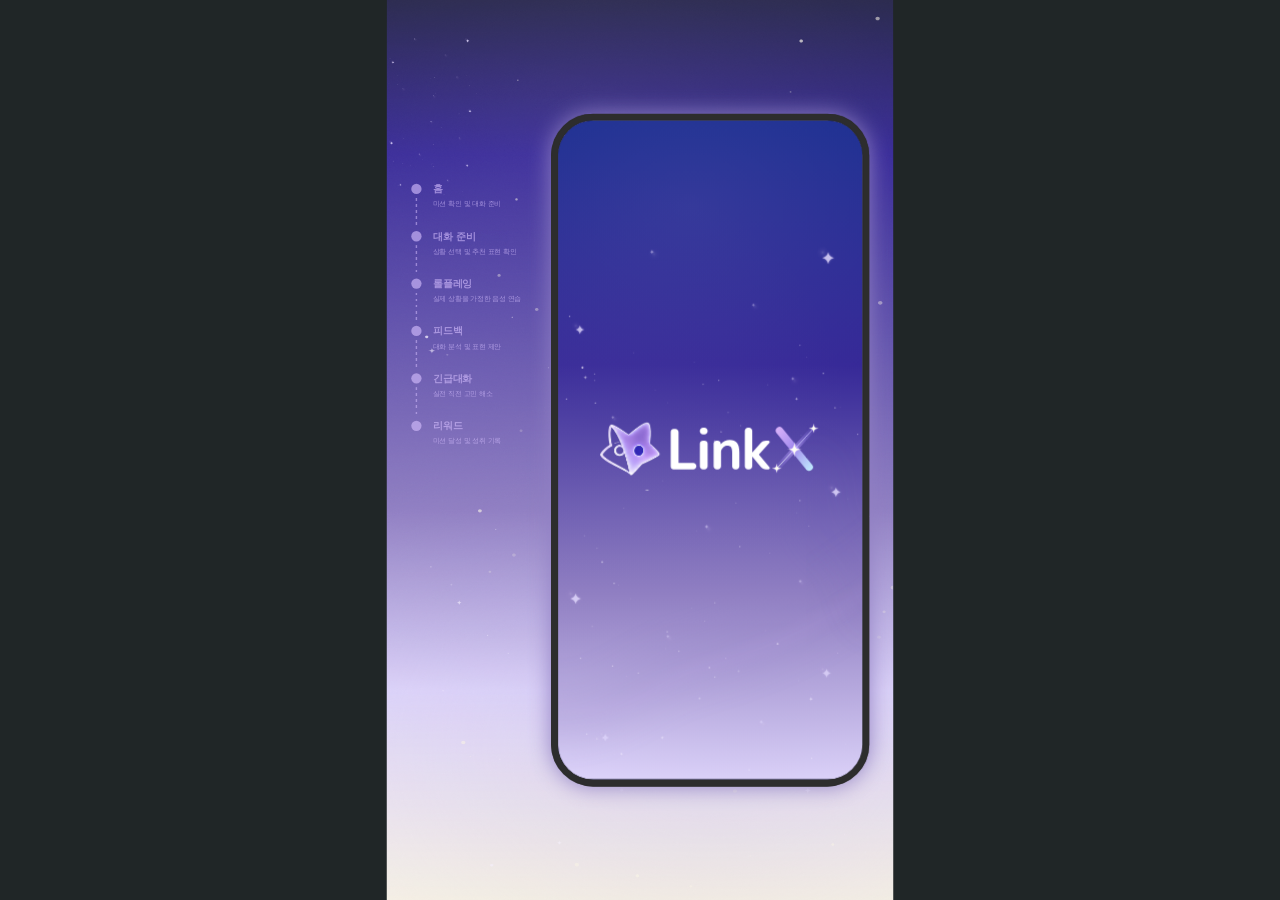
<file: index.html>
<!doctype html><html lang="ko"><meta charset="utf-8"><meta name="viewport" content="width=device-width,initial-scale=1"><title>LinkX · Prototype</title><style>
*{box-sizing:border-box}body{margin:0;background:#f3f4f7;color:#252631;font:14px system-ui,sans-serif;display:grid;grid-template-columns:310px 1fr;height:100vh;height:100dvh;overflow:hidden;grid-template-rows:minmax(0,1fr)}aside{background:white;border-right:1px solid #e2e3e8;display:flex;flex-direction:column;min-height:0}header{padding:22px 20px 14px}h1{margin:0;font-size:24px}small{color:#737580}input{margin:0 16px 12px;padding:10px;border:1px solid #ddd;border-radius:8px}nav{flex:1;min-height:0;overflow-y:auto;padding:0 12px 20px}h3{font-size:12px;color:#777;margin:20px 8px 6px}button{font:inherit;cursor:pointer}nav button{display:block;width:100%;text-align:left;border:none;background:none;padding:9px 12px;border-radius:7px;color:#343440}nav button[hidden],nav section[hidden]{display:none}nav button:hover,nav button.active{background:#e9e9f7;color:#5146a5}main{min-height:0;min-width:0;display:grid;grid-template-rows:auto minmax(0,1fr) auto;overflow:hidden} .bar{width:100%;display:flex;gap:8px;align-items:center;padding:12px 20px;background:white;border-bottom:1px solid #ddd}.bar strong{flex:1}.bar button,.bar a{background:#fff;border:1px solid #ddd;padding:7px 10px;border-radius:7px;color:inherit;text-decoration:none}#stage{position:relative;width:100%;height:100%;min-height:0;min-width:0;overflow:hidden}iframe{position:absolute;left:50%;top:50%;border:0;background:white;width:390px;height:844px;box-shadow:0 12px 36px #0002;flex-shrink:0;transform-origin:center;border-radius:12px}#note{padding:8px 16px;color:#666;font-size:12px;text-align:center} @media(max-width:650px){body{grid-template-columns:150px 1fr}header{padding:12px}nav{padding:0 4px}nav button{font-size:12px}.bar{padding:8px;flex-wrap:wrap}.bar strong{width:100%;flex:auto}}
body{grid-template-columns:236px 1fr;background:#f4f3f7}#exhibit{display:contents}aside{background:transparent;border:0;padding:24px 14px 18px 20px}header{padding:12px 12px 24px}header h1{font-size:29px;letter-spacing:-1.3px}header small{font-size:12px;color:#777282}#search{display:none}nav{padding:0;overflow:auto}nav section{margin-bottom:6px}nav h3{display:none}nav button{padding:13px 16px;border-radius:12px;font-size:14px;font-weight:550}nav button.active{background:#e4dff6;color:#352897}.bar{background:transparent;border:0;padding:24px 28px 8px}.bar strong{font-size:16px}.bar button,.bar a{border-color:#e0dce8;border-radius:10px}#note{padding:12px 20px 20px}iframe{border-radius:44px;box-shadow:0 18px 56px #26204422;clip-path:inset(0 round 44px)}#guide{position:absolute;left:calc(50% + 215px);top:50%;transform:translateY(-50%);width:195px;color:#51476c;display:none}#guide h2{font-size:19px;line-height:1.45;margin:0 0 10px}#guide p{font-size:13px;line-height:1.7;margin:0;color:#777282}#guide.on{display:block}@media(max-width:1050px){#guide.on{display:none}}@media(max-width:650px){body{grid-template-columns:112px 1fr}aside{padding:8px 4px}header{padding:12px 6px}header h1{font-size:21px}nav button{padding:10px 7px;font-size:12px}.bar{padding:8px}.bar strong{font-size:13px}}@media (orientation:portrait){body{display:block;position:relative;overflow:hidden}#exhibit{display:block;position:absolute;width:1080px;height:1920px;left:50%;top:50%;transform:translate(-50%,-50%) scale(var(--exhibit-scale,1));transform-origin:center;background:#f4f3f7}#exhibit aside{position:absolute;inset:0;display:block;padding:0;pointer-events:none}#exhibit header{position:absolute;left:0;right:0;top:120px;text-align:center;padding:0}#exhibit header h1{font-size:76px;letter-spacing:-5px}#exhibit header small{font-size:24px}#exhibit nav{position:absolute;left:26px;top:655px;width:213px;pointer-events:auto}#exhibit nav button{font-size:25px;padding:25px 18px;border-radius:20px;margin:3px 0}#exhibit main{position:absolute;inset:0;display:block;pointer-events:none;overflow:visible}#exhibit #stage{position:absolute;inset:0;width:1080px;height:1920px;overflow:visible;pointer-events:none}#exhibit iframe{pointer-events:auto}#exhibit #guide.on{display:block;left:840px;top:960px;width:210px}#exhibit #guide h2{font-size:28px;word-break:keep-all}#exhibit #guide p{font-size:22px;word-break:keep-all}#exhibit .bar{position:absolute;top:1598px;left:265px;width:550px;z-index:2;justify-content:center;padding:0;gap:12px;pointer-events:auto}#exhibit .bar strong,#exhibit #resume,#exhibit #external{display:none}#exhibit .bar button{font-size:24px;padding:16px 30px;border-radius:30px}#exhibit #note{position:absolute;top:1720px;left:265px;width:550px;font-size:20px;line-height:1.6;padding:0}#exhibit #note:empty{display:none}}iframe{transform:translate(-50%,-50%) scale(var(--phone-scale,.8))}@media (orientation:portrait){iframe{transform:translate(-50%,-50%) scale(1.410256)}}
#phone.lx-route-in{opacity:0;z-index:3;pointer-events:none;transition:opacity 180ms ease-out}#phone.lx-route-in.lx-route-show{opacity:1}.lx-route-previous{z-index:2;pointer-events:none!important;opacity:1!important}@media(prefers-reduced-motion:reduce){#phone.lx-route-in{transition:none}}
#splashOverlay{z-index:4;opacity:1;transition:opacity .6s cubic-bezier(.4,0,.2,1);pointer-events:none;background:#192d90}#splashOverlay.fade-out{opacity:0}@media(prefers-reduced-motion:reduce){#splashOverlay{transition:none}}

/* Exhibition composition — Figma 2160 × 3840, uniformly fitted. */
body{display:block;position:relative;background:#202627;overflow:hidden}
#exhibit{display:block;position:absolute;width:2160px;height:3840px;left:50%;top:50%;transform:translate(-50%,-50%) scale(var(--exhibit-scale,1));transform-origin:center;background:url('assets/exhibition/nebula.png') center/2164px 3844px no-repeat,linear-gradient(180deg,#202627 0%,#352897 23.05%,#9180c3 59.62%,#e0d7fc 78.37%,#f8f3e6 100%);overflow:hidden;outline:1px solid transparent}
#exhibit:before{content:"";position:absolute;inset:0;background:url('assets/exhibition/stars.svg') 0 0/2160px 3840px no-repeat;pointer-events:none}
#exhibit aside{position:absolute;inset:0;display:block;padding:0;pointer-events:none}
#exhibit header,#exhibit .bar,#exhibit #note,#exhibit #guide,#exhibit #search{display:none!important}
#exhibit nav{position:absolute;left:104px;top:781px;width:485.65px;padding:0;overflow:visible;pointer-events:auto}
#exhibit nav section{display:grid;gap:0;margin:0}
#exhibit nav button{position:relative;display:flex;flex-direction:column;justify-content:flex-start;align-items:flex-start;width:100%;height:202.1165px;margin:0;padding:0 0 0 92px;border:0;border-radius:0;background:transparent;color:#d6bfff;font-family:inherit;font-size:43px;line-height:1.15;font-weight:650;letter-spacing:-1px;opacity:.62;text-align:left;transition:opacity .22s,color .22s;white-space:nowrap}
#exhibit nav button:before{content:"";position:absolute;left:0;top:3px;width:44px;height:44px;border-radius:50%;background:#d6bfff;transition:background .22s,box-shadow .22s}
#exhibit nav button small{display:block;margin-top:21px;color:inherit;font-size:29px;font-weight:400;letter-spacing:-.5px;line-height:1.4;white-space:normal;word-break:keep-all;max-width:394px}
#exhibit nav button.active{opacity:1;color:#f8f3e6;background:transparent}
#exhibit nav button.active:before{background:#f8f3e6;box-shadow:0 0 24px 8px #e0d7fc88}
#exhibit nav button:hover{opacity:1;background:transparent}
#exhibit main{position:absolute;inset:0;display:block;pointer-events:none;overflow:visible}
#exhibit #stage{position:absolute;left:701px;top:485px;width:1357px;height:2870px;border-radius:179px;background:#2d2d2d;box-shadow:0 0 97px #9180c3;overflow:visible;pointer-events:none}
#exhibit #stage:after{content:"";position:absolute;inset:0;z-index:10;border:29px solid #2d2d2d;border-radius:179px;pointer-events:none}
#exhibit #stage iframe{position:absolute;left:50%;top:50%;width:390px;height:844px;border:0;border-radius:45px;clip-path:inset(0 round 45px);box-shadow:none;pointer-events:auto}
#exhibit #stage #splashOverlay{pointer-events:none}


/* Link the six flow nodes without crossing the circles. */
#exhibit nav button:not(:last-child):after{content:"";position:absolute;left:19px;top:63px;width:6px;height:122px;background:repeating-linear-gradient(to bottom,#d6bfff 0 12px,transparent 12px 26px);opacity:.85;pointer-events:none}
</style><div id="exhibit"><aside><header><h1>LinkX</h1><small>인터랙티브 프로토타입</small></header><input id="search" placeholder="화면 검색"><nav id="list"><section><button data-group="메인" data-key="" data-path="modules/main/index.html">홈<small>미션 확인 및 대화 준비</small></button><button data-group="텍스트 모드 · 피드백" data-key="5" data-path="modules/textmode/index.html">대화 준비<small>상황 선택 및 추천 표현 확인</small></button><button data-group="롤플레잉" data-key="start" data-path="modules/roleplay/index.html">롤플레잉<small>실제 상황을 가정한 음성 연습</small></button><button data-group="텍스트 모드 · 피드백" data-key="11" data-path="modules/textmode/index.html">피드백<small>대화 분석 및 표현 제안</small></button><button data-group="긴급대화" data-key="" data-path="modules/emergency/index.html">긴급대화<small>실전 직전 고민 해소</small></button><button data-group="리워드" data-key="chat-done-01" data-path="modules/mission/index.html">리워드<small>미션 달성 및 성취 기록</small></button></section></nav></aside><main><div class="bar"><strong id="title">스플래시 / 스플래시</strong><button id="reset">다시 시작</button><button id="resume">자동 진행</button><a id="external" target="_blank" rel="noopener">새 창</a></div><div id="stage"><iframe src="about:blank" id="phone" aria-label="실제 프로토타입" allow="microphone; camera"></iframe><div id="guide"><h2>직접 대화해 보세요.</h2><p>입력창을 터치하고 걱정되는 마음을 이야기해 보세요. 입력하지 않아도 대화는 자동으로 진행됩니다.</p></div></div><div id="note"></div></main></div><script>
const E='modules/emergency/index.html',S='modules/saved/index.html',R='modules/roleplay/index.html',M='modules/mission/index.html',F='modules/textmode/index.html';
const groups=[
['스플래시','modules/splash/index.html',[['?entry=launch','스플래시']]],
['메인','modules/main/index.html',[['','메인 화면']]],
['리워드 보관함','modules/reward/index.html',[['?sort=newest','나의 밤하늘']]],
['긴급대화',E,[['','시작 · 실제 흐름'],['?preview=greeting','첫 AI 인사'],['?preview=input','메시지 입력'],['?preview=loading','답변 생성 중'],['?preview=regenerate','답변 재생성'],['?preview=long','대화 이어가기'],['?preview=scroll','긴 대화 · 스크롤'],...['prepare','network','response','general'].map((v,i)=>['?preview=error&error='+v,['대화 준비 오류','네트워크 오류','응답 생성 오류','일반 오류'][i]]),...['prepare','network','response','general'].map((v,i)=>['?error='+v+'&errorTurn=2',['실제 진행 중 · 대화 준비 오류','실제 진행 중 · 네트워크 오류','실제 진행 중 · 응답 생성 오류','실제 진행 중 · 일반 오류'][i]]),['?preview=confirm','나가기 확인'],['?preview=transition','출발 전환'],['?preview=departure','출발 · 돌아왔어요']]],
['저장목록',S,[['?tab=emergency','긴급대화 저장목록'],['?tab=saved','북마크 저장목록'],['?tab=emergency&sort=old','오래된순'],['?tab=saved&menu=1','정렬 메뉴'],['?tab=emergency&preview=empty','빈 긴급대화'],['?tab=saved&preview=empty','빈 북마크']]],
['롤플레잉',R,[['start','01 시작'],['regen','02 답변 재생성'],['input','03 음성 입력'],['gen','04 AI 생성'],['err1','05 인터넷 오류'],['out','06 AI 출력'],['err2','07 알 수 없는 오류'],['done','08 미션 완료'],['suggest','추천 문장'],['modal','나가기 팝업']]],
['리워드',M,[['chat-done-01','리워드 알림'],['chat-done-02','알림 펼침'],['reward-1','별 누르기'],['reward-2','보상 애니메이션 1'],['reward-2-1','보상 애니메이션 2'],['reward-3','보상 확인'],['reward-decorate','장식하기'],...Array.from({length:7},(_,i)=>['next-quest-'+(i+1),'다음 미션 '+(i+1)]),['reward-loading','리워드 로딩'],['reward-error','리워드 오류'],['main','메인 · 임시']]],
['텍스트 모드 · 피드백',F,["기본","상황 제시 01","상황 제시 02","카페 선택 대기","상황 선택 01","상황 선택 02","미션 발생 01","미션 발생 02","일시중지","피드백 로딩","피드백","피드백 꾹 누르기","북마크 대기","북마크 완료 01","북마크 완료 02","연습 로그","연습 로그 · 피드백 있음","네트워크 오류","일반 오류","대화 준비 오류","응답 생성 오류","미션 완료 보고","미션 완료 01","미션 완료 02"].map((n,i)=>[String(i+1),n])],
['공통','',[['onboarding','온보딩 · 구현 예정']]]];
let phone=document.querySelector('#phone');const list=document.querySelector('#list'),title=document.querySelector('#title'),note=document.querySelector('#note');let selected,loaded='',pending=null,guidedStartSeq=0;
function api(){return phone.contentWindow}function highlight(g,k){if(g==='스플래시')g='메인';if(g==='리워드 보관함')g='리워드';if(g==='텍스트 모드 · 피드백'){const v=Number(k);k=(v>=10&&v<=17)?'11':'5';}document.querySelector('#guide').classList.toggle('on',g==='긴급대화');document.querySelectorAll('nav button').forEach(b=>b.classList.toggle('active',b.dataset.group===g&&(b.dataset.key===k||g==='롤플레잉'||g==='미션'||g==='리워드')))}
function apply(item){const [g,p,k,n]=item;try{const w=api();if(p===R){const a=w.LinkXRoleplay;if(k==='suggest'){a.go('start');a.suggest()}else if(k==='modal'){a.go('start');a.modal()}else a.go(k)}else if(p===M){if(k==='chat-mission-01'||k==='chat-done-01')w.LinkXMissionReward.start(k==='chat-done-01'?'reward':'mission');else w.LinkXMissionReward.inspect(k);}else if(p===F)w.LinkXFeedback.go(+k)}catch(e){note.textContent='화면 연결을 확인할 수 없습니다: '+e.message}}
let splashOverlay=null,splashRun=0,splashTimer=0,splashPause=null;
function cancelSplash(){
  splashRun++;clearTimeout(splashTimer);
  if(splashOverlay){splashOverlay.remove();splashOverlay=null}
  if(splashPause){splashPause.remove();splashPause=null}
  phone.style.pointerEvents='';
}
function launchSplash(){
  const run=++splashRun;
  const overlay=document.createElement('iframe');
  overlay.id='splashOverlay';overlay.title='스플래시';overlay.style.transform=phone.style.transform;
  splashOverlay=overlay;phone.style.pointerEvents='none';
  let ended=false,ready=false,fading=false;
  const homeUrl='modules/main/index.html?stage=first&v=home-glow-aa5a83f';
  function finish(){
    if(run!==splashRun||!ended||!ready||fading)return;
    fading=true;
    if(splashPause){splashPause.remove();splashPause=null}
    selected=['메인','modules/main/index.html','','메인 화면'];
    loaded=selected[1];title.textContent='메인 / 메인 화면';highlight('메인','');
    document.querySelector('#external').href=homeUrl;
    requestAnimationFrame(()=>requestAnimationFrame(()=>{
      if(run!==splashRun)return;
      overlay.classList.add('fade-out');
      splashTimer=setTimeout(()=>{if(run!==splashRun)return;overlay.remove();splashOverlay=null;phone.style.pointerEvents='';},650);
    }));
  }
  overlay.addEventListener('load',()=>{wireRoute(overlay.contentWindow);
    if(run!==splashRun)return;
    try{overlay.contentDocument.addEventListener('splash:end',()=>{clearTimeout(splashTimer);splashTimer=setTimeout(()=>{ended=true;finish()},500)},{once:true})}catch{}
    // Fallback for a cached splash file that does not emit the custom event.
    splashTimer=setTimeout(()=>{ended=true;finish()},4600);
  },{once:true});
  phone.addEventListener('load',()=>{
    if(run!==splashRun)return;
    try{
      const d=phone.contentDocument;
      if(!d.querySelector('#lx-wrap'))return;
      splashPause=d.createElement('style');
      splashPause.textContent='*,*::before,*::after{animation-play-state:paused!important}';
      d.head.appendChild(splashPause);
      if(phone.contentWindow.LinkXHome)phone.contentWindow.LinkXHome.replay();
    }catch{}
    ready=true;finish();
  },{once:true});
  overlay.src='modules/splash/index.html?v=splash-14f6320';
  document.querySelector('#stage').appendChild(overlay);
  pending=null;loaded='modules/splash/index.html';
  phone.removeAttribute('srcdoc');phone.src=homeUrl;
}
let routeSeq=0,routeTimer=0,routeBusy=false,routeBypass=false,routePrevious=null,routeNext=null;
function cancelRoute(){
  routeSeq++;clearTimeout(routeTimer);routeBusy=false;routeBypass=false;
  if(routeNext){routeNext.remove();routeNext=null}
  if(routePrevious){routePrevious.remove();routePrevious=null}
  phone.classList.remove('lx-route-in','lx-route-show','lx-route-previous');
  phone.style.pointerEvents='';phone.style.opacity='';phone.style.zIndex='';
}
function routeTransition(url,prepare){
  const target=new URL(url,location.href);if(modulePath(target.href)==='main'){target.searchParams.set('v','home-glow-aa5a83f');url=target.href;}
  cancelRoute();
  const seq=routeSeq;routeBusy=true;
  if(matchMedia('(prefers-reduced-motion: reduce)').matches){if(prepare)prepare();phone.src=url;routeBusy=false;return;}
  routeTimer=setTimeout(()=>{
    if(seq!==routeSeq)return;
    const old=phone, next=document.createElement('iframe');
    routeNext=next;next.className='lx-route-in';next.style.opacity='0';next.style.background='transparent';next.style.zIndex='3';next.style.pointerEvents='none';next.style.transform=old.style.transform;
    next.title=old.title||'실제 프로토타입';next.setAttribute('allow',old.getAttribute('allow')||'microphone; camera');next.setAttribute('aria-label','실제 프로토타입');
    old.style.pointerEvents='none';
    function ready(){
      if(seq!==routeSeq||routeNext!==next)return;
      try{if(!modulePath(next.contentWindow.location.href)||next.contentDocument.readyState!=='complete')return;}catch{return;}
      next.removeEventListener('load',ready);
      routeNext=null;routePrevious=old;
      old.removeAttribute('id');old.classList.add('lx-route-previous');old.style.zIndex='2';
      next.id='phone';phone=next;
      phone.addEventListener('load',onPhoneLoad);
      if(prepare)prepare();
      onPhoneLoad();
      requestAnimationFrame(()=>requestAnimationFrame(()=>{
        if(seq!==routeSeq)return;
        next.style.opacity='';next.classList.add('lx-route-show');
        routeTimer=setTimeout(()=>{if(seq!==routeSeq)return;old.remove();routePrevious=null;next.classList.remove('lx-route-in','lx-route-show');next.style.zIndex='';next.style.pointerEvents='';routeBusy=false;},210);
      }));
    }
    next.addEventListener('load',ready);
    next.src=url;document.querySelector('#stage').appendChild(next);
  },70);
}
function modulePath(url){try{return new URL(url,location.href).pathname.match(/\/modules\/([^/]+)\//)?.[1]||''}catch{return ''}}
function wireRoute(win){
  try{const d=win.document;if(d.head&&!d.querySelector('#lx-exhibit-hide-status')){const style=d.createElement('style');style.id='lx-exhibit-hide-status';style.textContent='.lx-unified-status,.statusbar,.status-bar,.statusBar,.ios-status-bar,[data-asset="statusBar"]{visibility:hidden!important;opacity:0!important}';d.head.append(style)}}catch{}

  try{
    if(win.__lxRouteWired)return;win.__lxRouteWired=true;
    if(win.navigation)win.navigation.addEventListener('navigate',e=>{
      const from=modulePath(win.location.href),to=modulePath(e.destination.url);
      if(splashOverlay||routeBypass||routeBusy||!e.cancelable||!from||!to||from===to||e.navigationType==='traverse')return;
      if(new URL(e.destination.url).origin!==location.origin)return;
      e.preventDefault();const url=e.destination.url;
      routeTransition(url);
    });
  }catch{}
}
window.linkxTransitionNavigate=function(url,source,replace=false){
  if(splashOverlay||routeBusy||routeBypass)return false;
  try{if(!modulePath(url)||modulePath(url)===modulePath(source.location.href)||new URL(url,location.href).origin!==location.origin)return false;
    if(source!==phone.contentWindow)return false;routeTransition(url);return true;
  }catch{return false}
};
function choose(item){
  const wasSplash=!!splashOverlay;
  cancelSplash();
  cancelRoute();
  // Sidebar navigation (including Home) always starts the original FIRST main.
  // Guided in-module returns to main use iframe location changes, not choose().
  if(item[1]==='modules/main/index.html'||item[1]==='modules/splash/index.html'){
    sessionStorage.setItem('linkx:homeStage','first');
    sessionStorage.removeItem('linkx:guidedFlow');
  }
  const[g,p,k,n]=item;
  const guidedText=p===F&&(k==='start'||k==='5');
  if(guidedText){
    sessionStorage.setItem('linkx:guidedFlow','practice');
    sessionStorage.setItem('linkx:homeStage','first');
    sessionStorage.setItem('linkx:practiceContext','현재 미션 연습');
    sessionStorage.setItem('linkx:practiceTitle','짧게 먼저 말 걸어보기');
  }
  selected=item;title.textContent=g+' / '+n;highlight(g,k);note.textContent='';
  const special=[R,M,F].includes(p)&&!guidedText;
  const url=p?([R,M,F].includes(p)?p:p+k):'';
  const liveUrl=guidedText?F+'?n=5&v=original-sidebar-04&restart='+ ++guidedStartSeq:p==='modules/splash/index.html'?url+'&v=splash-14f6320':p===M?url+'?v=reward-a-20261125':p==='modules/main/index.html'?p+'?stage=first&v=home-glow-aa5a83f':p===F?url+'?v=feedback-guided-07':p===R?url+'?v=roleplay-revised-20261124-02':(p===E||p===S)?url+(url.includes('?')?'&':'?')+'v=bookmark-press-01':url;
  document.querySelector('#external').href=liveUrl||'#';
  if(p==='modules/splash/index.html'){launchSplash();return}
  if(!p){loaded='';pending=null;phone.srcdoc='<body style="font:16px system-ui;display:grid;place-items:center;height:95vh">구현 예정</body>';return}
  if(special&&loaded===p&&((p===R&&api().LinkXRoleplay)||(p===M&&api().LinkXMissionReward)||(p===F&&api().LinkXFeedback))){apply(item);return}
  const previous=loaded;
  const load=()=>{pending=special?item:null;loaded=p;phone.removeAttribute('srcdoc');phone.src=liveUrl};
  if(previous&&previous!==p&&!wasSplash)routeTransition(liveUrl,()=>{pending=special?item:null;loaded=p});else load();
}
function onPhoneLoad(){wireRoute(phone.contentWindow);if(splashOverlay)return;if(pending){const item=pending;pending=null;apply(item);return}try{const u=new URL(phone.contentWindow.location.href);const module=u.pathname.match(/\/modules\/([^/]+)\//)?.[1];if(module){loaded='modules/'+module+'/index.html';const g=groups.find(x=>x[1]===loaded);if(g&&(!selected||selected[1]!==loaded)){const row=module==='textmode'&&u.searchParams.get('entry')==='practice'?['start','텍스트 대화']:g[2][0];selected=[g[0],loaded,row[0],row[1]];title.textContent=g[0]+' / '+row[1];highlight(g[0],row[0]);document.querySelector('#external').href=u.href}}}catch{}}
phone.addEventListener('load',onPhoneLoad);
function build(){const q=document.querySelector('#search').value.toLowerCase();for(const section of list.querySelectorAll('section')){let count=0;for(const b of section.querySelectorAll('button')){b.hidden=!(b.dataset.group+' '+b.textContent).toLowerCase().includes(q);if(!b.hidden)count++}section.hidden=!count}if(selected)highlight(selected[0],selected[2])}
list.addEventListener('click',e=>{const b=e.target.closest('button[data-path]');if(b)choose([b.dataset.group,b.dataset.path,b.dataset.key,b.childNodes[0].textContent.trim()])});
document.querySelector('#search').oninput=build;document.querySelector('#reset').onclick=()=>{
  let path='';try{path=new URL(phone.contentWindow.location.href).pathname}catch{}
  if(selected?.[1]===F||/\/modules\/textmode\/index\.html$/.test(path)){
    loaded='';pending=null;
    choose(['텍스트 모드 · 피드백',F,'5','텍스트 대화']);
  }else if(selected){loaded='';choose(selected)}
};document.querySelector('#resume').onclick=()=>{try{const w=api();if(w.LinkXMissionReward)w.LinkXMissionReward.resume();else if(w.LinkXFeedback)w.LinkXFeedback.resume();else if(w.LinkXRoleplay)w.LinkXRoleplay.go(w.LinkXRoleplay.current())}catch{}};
setInterval(()=>{try{const w=api(),r=w.LinkXRoleplay,m=w.LinkXMissionReward,f=w.LinkXFeedback;if(r)highlight('롤플레잉',r.current());if(m){const k=m.current();const g=groups.find(x=>x[1]===M&&x[2].some(y=>y[0]===k));if(g)highlight(g[0],k)}if(f)highlight('텍스트 모드 · 피드백',String(f.current()))}catch{}},250);
const stage=document.querySelector('#stage');function fit(){document.querySelector('#exhibit').style.setProperty('--exhibit-scale',Math.min(innerWidth/2160,innerHeight/3840));const transform='translate(-50%,-50%) scale('+(1299/390)+')';phone.style.transform=transform;if(splashOverlay)splashOverlay.style.transform=transform;if(routeNext)routeNext.style.transform=transform;if(routePrevious)routePrevious.style.transform=transform}if(window.ResizeObserver)new ResizeObserver(fit).observe(stage);window.addEventListener('resize',fit);fit();build();choose(['스플래시','modules/splash/index.html','?entry=launch','스플래시']);
</script></html>
</file>
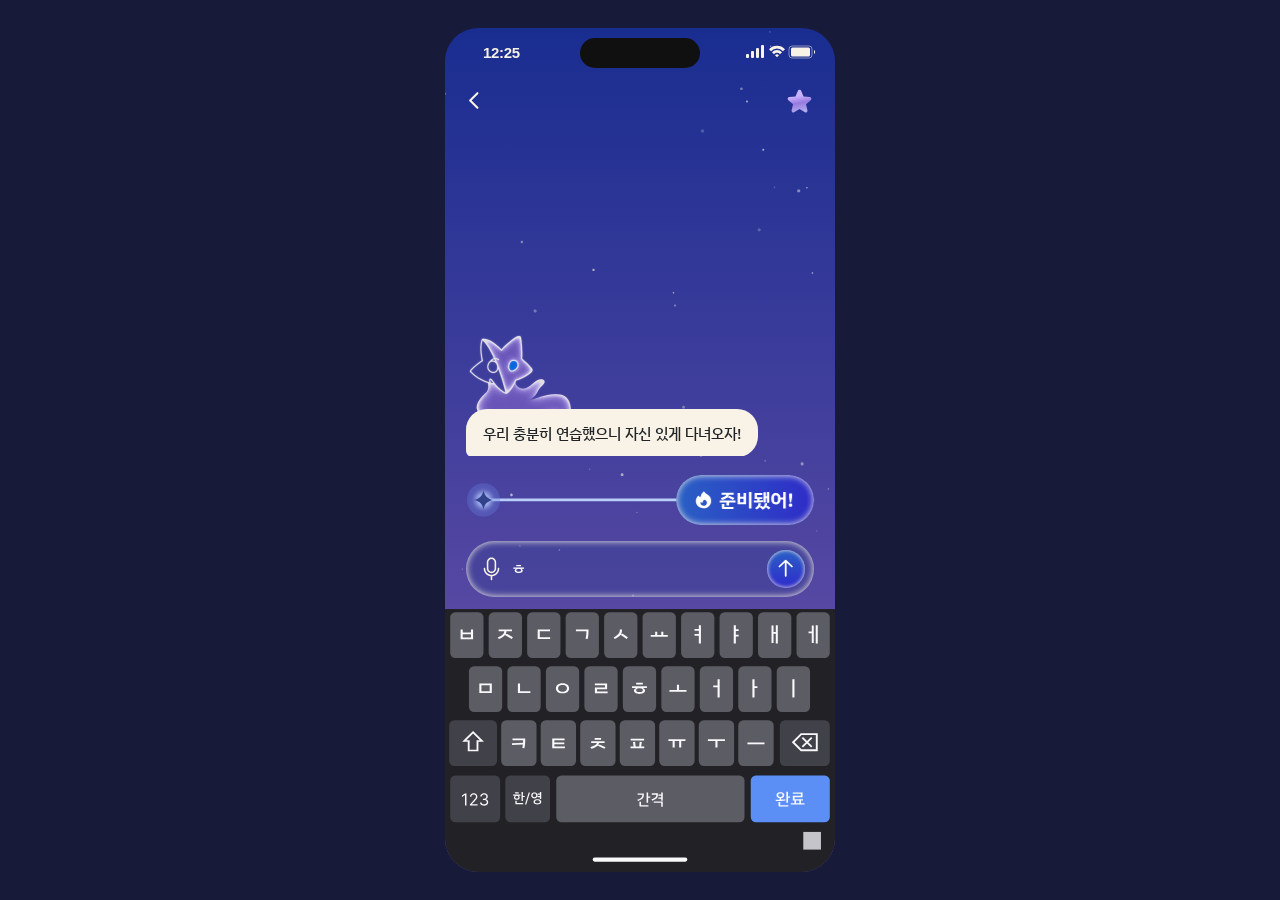
<file: modules/emergency/index.html>
<!doctype html>
<html lang="ko"><head><meta charset="utf-8"><meta name="viewport" content="width=device-width, initial-scale=1, viewport-fit=cover, interactive-widget=resizes-visual"><title>LinkX · 긴급대화</title><link rel="stylesheet" href="../../shared/tokens.css"><link rel="stylesheet" href="style.css?v=svg-key-press33"><style>.lx-nav #saved{transition:transform 100ms cubic-bezier(.2,.8,.2,1),opacity 100ms}.lx-nav #saved:active,.lx-nav #saved.lx-pressed{transform:scale(.97);opacity:.65}</style></head>
<body class="lx-emergency-page"><main id="emergency" class="lx-emergency" aria-label="긴급대화">
<canvas id="diamond-glow" class="lx-diamond-glow" width="390" height="844" aria-hidden="true" hidden></canvas><div class="lx-status-reserved" aria-hidden="true"></div><div class="lx-emergency__stars" aria-hidden="true"></div>
<nav class="lx-nav"><button id="back" aria-label="뒤로가기" class="lx-icon"><img src="../../assets/emergency/back.svg" alt=""></button><button id="saved" aria-label="저장목록" class="lx-icon"><img src="../../assets/emergency/star.svg" alt=""></button></nav>
<div id="chat-character" aria-hidden="true" hidden><img src="../../assets/emergency/character.png" alt=""></div><section id="chat" class="lx-chat" aria-label="대화 기록" tabindex="0"><div id="messages" class="lx-messages"></div></section>
<section id="ready-area" class="lx-ready-area"><img class="lx-line" src="../../assets/emergency/line.svg" alt=""><div id="ready-motion"><button id="ready" class="lx-primary lx-ready"><img class="lx-flame" src="../../assets/emergency/flame.svg" alt=""><span class="lx-ready-label lx-vector-label">준비됐어!</span></button></div></section>
<form id="composer" class="lx-composer"><button type="button" id="mic" class="lx-icon" aria-label="음성 입력"><img src="../../assets/emergency/mic.svg" alt=""></button><textarea id="message" rows="1" inputmode="text" autocomplete="off" placeholder="메세지를 입력하세요." aria-label="메세지 입력" enterkeyhint="send"></textarea><button id="send" type="submit" class="lx-send" aria-label="전송"><img src="../../assets/emergency/send.svg" alt=""></button></form>
<section id="departure" class="lx-departure" hidden><div class="lx-breath"><svg class="lx-echo" aria-hidden="true" width="390" height="413" viewBox="0 0 390 413" fill="none" xmlns="http://www.w3.org/2000/svg">
<g opacity="0.8">
<g class="lx-halo-ring lx-halo-outer"><circle opacity="0.1" cx="195" cy="206.143" r="206.143" fill="url(#paint0_radial_908_93383)"/></g>
<g class="lx-halo-ring lx-halo-middle"><circle opacity="0.3" cx="195" cy="207.024" r="155.929" fill="url(#paint1_radial_908_93383)"/></g>
<g class="lx-halo-ring lx-halo-inner"><ellipse opacity="0.5" cx="194.998" cy="206.143" rx="131.395" ry="132.538" fill="url(#paint2_radial_908_93383)"/></g>
</g>
<defs>
<radialGradient id="paint0_radial_908_93383" cx="0" cy="0" r="1" gradientUnits="userSpaceOnUse" gradientTransform="translate(195 206.143) rotate(90) scale(206.143)">
<stop offset="0.798077" stop-color="#F8F3E6" stop-opacity="0"/>
<stop offset="1" stop-color="#F8F3E6"/>
</radialGradient>
<radialGradient id="paint1_radial_908_93383" cx="0" cy="0" r="1" gradientUnits="userSpaceOnUse" gradientTransform="translate(195 207.024) rotate(90) scale(155.929)">
<stop offset="0.653846" stop-color="#F8F3E6" stop-opacity="0"/>
<stop offset="1" stop-color="#F8F3E6"/>
</radialGradient>
<radialGradient id="paint2_radial_908_93383" cx="0" cy="0" r="1" gradientUnits="userSpaceOnUse" gradientTransform="translate(194.998 206.143) rotate(90) scale(132.538 131.395)">
<stop offset="0.530166" stop-color="#F8F3E6" stop-opacity="0"/>
<stop offset="0.55" stop-color="#F8F3E6" stop-opacity="0.201846"/>
<stop offset="1" stop-color="#F8F3E6"/>
</radialGradient>
</defs>
</svg>
<img class="lx-depart-character" src="../../assets/emergency/departure.png" alt=""></div><h1 id="departure-title">이제 진짜 가보자</h1><p>잘 해낼거야. 우리 연습을 믿어.<br>심호흡 한 번 하고 출발하자!</p><button id="returned" class="lx-primary"><span class="lx-vector-label">다녀왔어!</span></button></section>
<div id="confirm" class="lx-overlay" hidden><div class="lx-confirm-card" role="dialog" aria-modal="true" aria-labelledby="confirm-title"><img src="../../assets/emergency/confirm.png" alt=""><div class="lx-confirm-panel"><h2 id="confirm-title">정말 지금 안 할 거야?</h2><div><button id="leave" class="lx-primary lx-secondary"><span class="lx-vector-label">다음에 할래</span></button><button id="continue" class="lx-primary"><img class="lx-flame" src="../../assets/emergency/flame.svg" alt=""><span class="lx-vector-label">지금 할래</span></button></div></div></div></div>
<div id="preview-keyboard" hidden aria-label="키보드 미리보기"><img src="../../assets/emergency/keyboard.svg" alt=""><div id="keyboard-keys"></div></div>
<script>/* Common 390px iPhone status bar. Time follows exhibition device local clock. */
(()=>{const style=document.createElement('style');style.textContent='.lx-unified-status{position:absolute;left:0;top:0;width:390px;height:44px;z-index:2147483647;display:block!important;visibility:visible!important;opacity:1!important;pointer-events:none;color:#F8F3E6;font:600 15px/1 -apple-system,BlinkMacSystemFont,Arial,sans-serif;font-variant-numeric:tabular-nums}.lx-unified-status .lx-time{position:absolute;left:38px;top:17px;letter-spacing:-.3px}.lx-unified-status .lx-system-icons{position:absolute;left:301px;top:17px;width:70px;height:14px}.lx-unified-status .lx-notch{position:absolute;left:135px;top:10px;width:120px;height:30px;background:#101010;border-radius:999px}.lx-unified-status canvas{position:absolute;left:0;top:0;width:390px;height:34px}.statusbar{display:none!important}';document.head.append(style);
const mount=()=>{const root=document.querySelector('.lx-device,#emergency,.saved-frame,.device .screen,#frame,.mr-phone');if(!root)return false;if(root.querySelector('.lx-unified-status'))return true;const b=document.createElement('div');b.className='lx-unified-status';b.setAttribute('aria-hidden','true');const raster=root.classList.contains('mr-phone');b.innerHTML=(raster?'<canvas width="390" height="34"></canvas>':'')+'<div class="lx-notch"></div><span class="lx-time"></span><svg class="lx-system-icons" viewBox="0 0 70 14" fill="none"><g fill="currentColor"><rect x="0" y="9" width="3" height="4" rx="1"/><rect x="5" y="6" width="3" height="7" rx="1"/><rect x="10" y="3" width="3" height="10" rx="1"/><rect x="15" y="0" width="3" height="13" rx="1"/><path d="M23 4.2a11 11 0 0 1 16 0l-2 2a8 8 0 0 0-12 0zm3 3a7 7 0 0 1 10 0l-2 2a4 4 0 0 0-6 0zm3 3a3 3 0 0 1 4 0l-2 2z"/><rect x="45" y="2.5" width="19" height="9" rx="1.5"/><path d="M68 5v4c1.5-.5 1.5-3.5 0-4"/></g><rect x="43" y="1" width="23" height="12" rx="3" stroke="currentColor" stroke-opacity=".5"/></svg>';root.append(b);if(root.id==='frame'){new MutationObserver(()=>{if(!b.isConnected)root.append(b)}).observe(root,{childList:true})}const time=()=>{const d=new Date();b.querySelector('.lx-time').textContent=(d.getHours()%12||12)+':'+String(d.getMinutes()).padStart(2,'0')};time();setInterval(time,1000);
if(raster){const cv=b.querySelector('canvas'),ctx=cv.getContext('2d');let last=null;const cover=()=>{const active=root.querySelector('.mr-screen.on');if(!active)return;const imgs=[...active.querySelectorAll('img')];const im=imgs.filter(i=>i.complete&&i.naturalWidth&&getComputedStyle(i).opacity!=='0').at(-1);if(!im||im===last)return;last=im;try{ctx.drawImage(im,0,35*im.naturalHeight/844,im.naturalWidth,Math.max(1,im.naturalHeight/844),0,0,390,34)}catch{ctx.fillStyle='#352897';ctx.fillRect(0,0,390,34)}};cover();setInterval(cover,100)}
return true};if(!mount()){const o=new MutationObserver(()=>{if(mount())o.disconnect()});o.observe(document.body,{childList:true,subtree:true})}
})();</script></main><script type="module" src="script.js?v=mission-certification-02"></script></body></html>
</file>
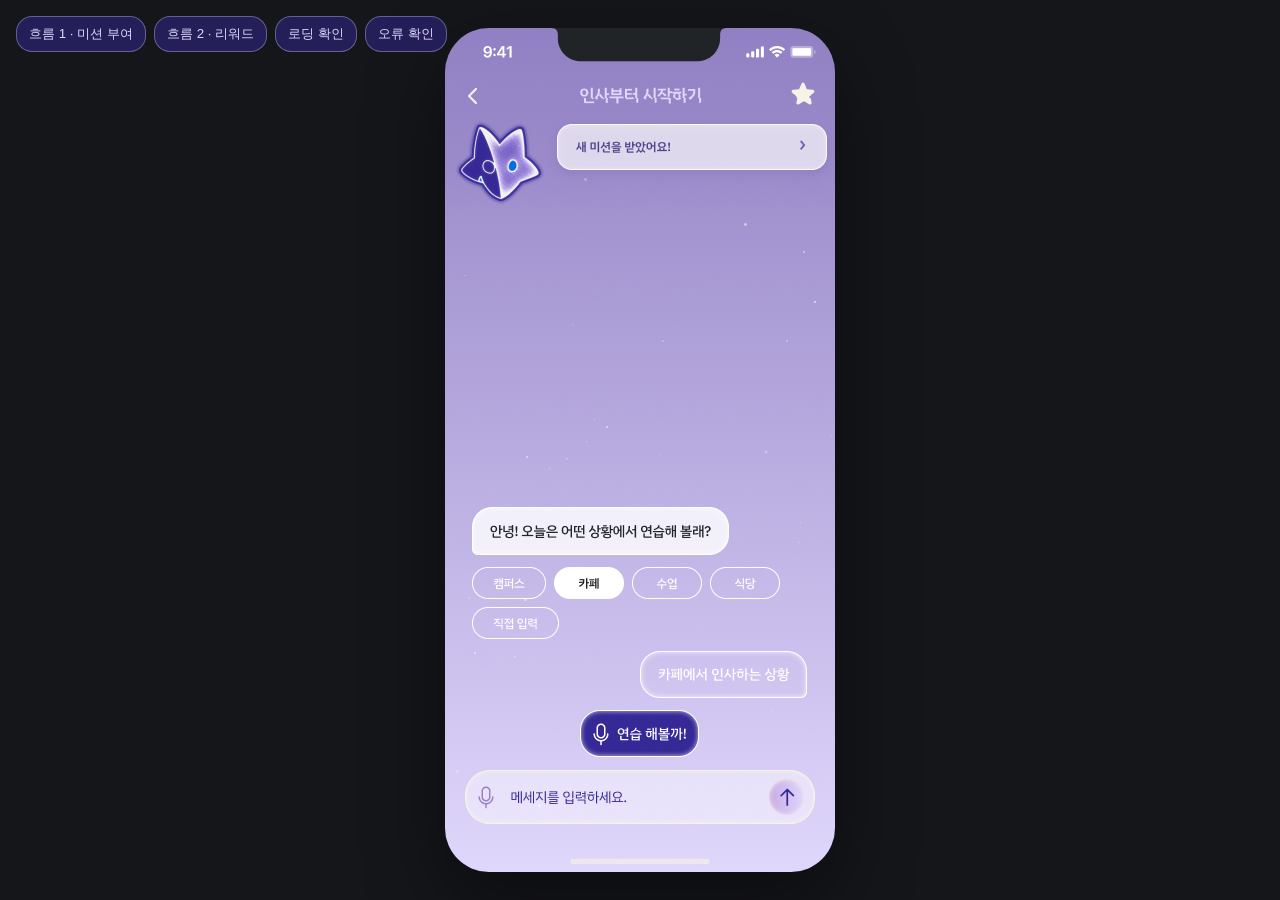
<file: modules/mission/index.html>
<!DOCTYPE html>
<html lang="ko">
<head>
<meta charset="UTF-8">
<meta name="viewport" content="width=device-width, initial-scale=1, viewport-fit=cover">
<title>LinkX · 미션, 리워드 구동</title>
<style>html,body{margin:0;height:100%;overflow:hidden}
/* LinkX · 미션, 리워드 구동 — 390 × 844 (iPhone 13/14) */
.mr-root{position:fixed;inset:0;display:flex;align-items:center;justify-content:center;background:#15161a;font-family:'IBM Plex Sans KR',-apple-system,'Apple SD Gothic Neo',sans-serif}
.mr-phone{position:relative;width:390px;height:844px;flex:none;border-radius:44px;overflow:hidden;background:#202426;box-shadow:0 30px 80px rgba(0,0,0,.45);transform-origin:center center}
@media (max-width:430px){.mr-phone{border-radius:0;box-shadow:none}}
.mr-screen{position:absolute;inset:0;opacity:0;pointer-events:none;transition-property:opacity}
.mr-screen.on{opacity:1;pointer-events:auto}
.mr-screen img{display:block;width:390px;height:844px;user-select:none;-webkit-user-drag:none}
.mr-hot{position:absolute;border:0;padding:0;margin:0;background:transparent;cursor:pointer;border-radius:999px;-webkit-tap-highlight-color:transparent}
.mr-hot{transition:background-color .08s ease-out,box-shadow .08s ease-out}
.mr-hot:active,.mr-hot.pressed{background:rgba(32,36,38,.16);box-shadow:inset 0 0 0 1px rgba(255,255,255,.18)}
.mr-hot:focus-visible{outline:2px solid #E0D7FC;outline-offset:2px}
.mr-dev{position:fixed;left:16px;top:16px;display:flex;gap:8px;z-index:10}
.mr-dev button{font:500 12px/1 inherit;font-family:inherit;color:#E0D7FC;background:rgba(53,40,151,.5);border:1px solid rgba(224,215,252,.35);border-radius:16px;padding:8px 12px;cursor:pointer}
@media (max-width:600px){.mr-dev{display:none}}
.mr-anim.on{pointer-events:auto}
.mr-stack{position:absolute;inset:0}
.mr-stack img{position:absolute;inset:0;width:390px;height:844px;opacity:0;will-change:opacity}
/* Native reward player, confined to the existing device. */
.mr-phone.native-active{background:linear-gradient(180deg,#202426 0%,#352897 50%,#9180c3 75%,#c9abe5 100%)}
.mr-native-flow{position:absolute;inset:0;width:390px;height:844px;border:0;display:block;z-index:20;background:transparent}
.mr-phone.native-active>.lx-unified-status{display:none!important}
</style>
<script defer src="../../shared/statusbar.js?v=2"></script></head>
<body>
<div id="mr-root" class="mr-root"></div>
<script>window.MR_ASSETS={};</script><script src="assets-0.js"></script><script src="assets-1.js"></script><script src="assets-2.js"></script><script src="assets-3.js"></script><script src="assets-4.js"></script><script src="assets-5.js"></script><script src="assets-6.js"></script><script src="assets-7.js"></script><script src="assets-8.js"></script><script src="assets-9.js"></script><script src="assets-10.js"></script><script src="assets-11.js"></script><script src="assets-12.js"></script><script src="assets-13.js"></script><script src="assets-14.js"></script><script>window.MR_ANIM_COUNTS={"reward-1_to_2": 10, "next-quest-1_to_2": 8, "next-quest-6_to_7": 11, "reward-2_to_2-1": 13, "next-quest-2_to_3": 8, "next-quest-5_to_6": 7, "quest-01-2_to_3": 10, "next-quest-3_to_4": 8, "quest-01-1_to_2": 9};</script>
<script>
/* LinkX · 미션, 리워드 구동
 * 흐름 1  #mission : 미션 팝업 → 첫 미션 부여 → 메인
 * 흐름 2  #reward  : 리워드 팝업 → 미션 완료 후 리워드 제공 → (리워드 확인하기 | 메인 | 미션 완료 후 새 미션 부여 → 메인)
 * 좌표·시간은 피그마 「G_화면 디자인 최종 / 구동용 페이지」 값 (390 × 844 기준)
 */
(function(){
'use strict';
const ASSET_BASE = (window.MR_ASSET_BASE !== undefined) ? window.MR_ASSET_BASE : 'assets/';
const ASSETS = window.MR_ASSETS || {};           // 한 파일 빌드에서 data URI로 채워짐
const src = id => ASSETS[id] || (ASSET_BASE + id + '.png');

// e: 'ease-out' | 'ease-in-out' | 'linear'
const S = {
  // ── 흐름 1 · 미션 팝업 (피그마: 미션, 리워드 / 미션 팝업)
  'chat-mission-01': {hot:[{r:[112,96,270,46], go:'chat-mission-02', t:.24, e:'ease-out', a:'새 미션 알림 열기', rad:15}]},
  'chat-mission-02': {hot:[{r:[347,108,22,22], go:'chat-mission-01', t:.20, e:'ease-out', a:'닫기', pad:11},
                           {r:[127,155,242,34], go:'quest-01-1', t:.28, e:'ease-out', a:'확인하러 가기'}]},
  // ── 첫 미션 부여
  'quest-01-1': {g:'quest', auto:{after:.05, go:'quest-01-2', t:.33, e:'ease-in-out'}},
  'quest-01-2': {g:'quest', auto:{after:.05, go:'quest-01-3', t:.38, e:'ease-in-out'}},
  'quest-01-3': {g:'quest', hot:[{r:[28,719,334,56], go:'main', t:.28, e:'ease-out', a:'미션 확인 완료'}]},
  // ── 흐름 2 · 리워드 팝업 (피그마: 미션, 리워드 / 리워드 팝업)
  'chat-done-01': {hot:[{r:[112,96,270,46], go:'chat-done-02', t:.24, e:'ease-out', a:'리워드 알림 열기', rad:15}]},
  'chat-done-02': {hot:[{r:[347,108,22,22], go:'chat-done-01', t:.20, e:'ease-out', a:'닫기', pad:11},
                        {r:[127,155,242,34], go:'reward-1', t:.28, e:'ease-out', a:'확인하러 가기'}]},
  // ── 미션 완료 후 리워드 제공
  'reward-1':   {g:'reward', hot:[{r:[159,291,72,72], go:'reward-2', t:.38, e:'ease-out', a:'별을 눌러 보상 확인'}]},
  'reward-2':   {g:'reward', auto:{after:.05, go:'reward-2-1', t:.46, e:'ease-out'}},
  'reward-2-1': {g:'reward', auto:{after:.05, go:'reward-3',   t:.46, e:'ease-out'}},   // 2→2-1과 같은 속도
  'reward-3':   {g:'reward', hot:[{r:[28,656,141,52],  go:'reward-check',    t:.28, e:'ease-out', a:'리워드 확인하기'},
                                  {r:[177,656,185,52], go:'reward-decorate', t:.24, e:'ease-out', a:'메인 화면에 장식하기'},
                                  {r:[28,750,334,56],  go:'next-quest-1',    t:.20, e:'ease-in-out', a:'다음 미션 확인하기'}]},
  'reward-decorate': {g:'reward', hot:[{r:[51,696,284,48], go:'main',     t:.26, e:'ease-out', a:'메인 화면으로 가기'},
                                       {r:[51,749,284,42], go:'reward-3', t:.24, e:'ease-out', a:'나중에'}]},
  // ── 미션 완료 후 새 미션 부여
  'next-quest-1': {g:'quest', auto:{after:.07,  go:'next-quest-2', t:.31, e:'linear'}},
  'next-quest-2': {g:'quest', auto:{after:.015, go:'next-quest-3', t:.31, e:'linear'}},
  'next-quest-3': {g:'quest', auto:{after:.015, go:'next-quest-4', t:.31, e:'linear'}},
  'next-quest-4': {g:'quest', auto:{after:.07,  go:'next-quest-5', t:.23, e:'ease-in-out'}},
  'next-quest-5': {g:'quest', auto:{after:.035, go:'next-quest-6', t:.26, e:'ease-in-out'}},
  'next-quest-6': {g:'quest', auto:{after:.025, go:'next-quest-7', t:.39, e:'ease-in-out'}},
  'next-quest-7': {g:'quest', hot:[{r:[28,725,334,56], go:'main', t:.28, e:'ease-out', a:'미션 확인 완료'}]},
  // ── 다른 팀원 화면과 이어질 자리 (지금은 그림만, 버튼 연결 없음)
  'main': {},
  'reward-check': {},       // 임시 화면
  // ── 로딩 · 오류 (해당 상황에서만 표시)
  'quest-loading':  {sys:true},
  'quest-error':    {sys:true, hot:[{r:[320,288,20,20], back:true, t:.2, e:'ease-out', a:'닫기', pad:12}]},
  'reward-loading': {sys:true},
  'reward-error':   {sys:true, hot:[{r:[320,288,20,20], back:true, t:.2, e:'ease-out', a:'닫기', pad:12}]},
};
// 피그마 Smart Animate 중간 장면 (피그마 「구동용_애니메이션_중간프레임」 페이지에서 내보냄, 30fps)
const ANIM = {
  'quest-01-1>quest-01-2':   ['quest-01-1_to_2', 9],
  'quest-01-2>quest-01-3':   ['quest-01-2_to_3', 10],
  'next-quest-1>next-quest-2': ['next-quest-1_to_2', 8],
  'next-quest-2>next-quest-3': ['next-quest-2_to_3', 8],
  'next-quest-3>next-quest-4': ['next-quest-3_to_4', 8],
  'next-quest-5>next-quest-6': ['next-quest-5_to_6', 7],
  'next-quest-6>next-quest-7': ['next-quest-6_to_7', 11],
  'reward-1>reward-2':       ['reward-1_to_2', 10],
  'reward-2>reward-2-1':     ['reward-2_to_2-1', 13],
};
const AC = window.MR_ANIM_COUNTS || {};
for (const v of Object.values(ANIM)) if (AC[v[0]]) v[1] = AC[v[0]];   // 내보낸 장면 수에 맞춤
const animSrc = (key, k) => { const id = 'anim__' + key + '__' + String(k).padStart(2,'0'); return ASSETS[id] || (ASSET_BASE + 'anim/' + id + '.jpg'); };
const GROUP_IDS = g => Object.keys(S).filter(k => S[k].g === g);
const PRESS_DELAY = 140;     // 버튼 눌림이 보이도록 이동 전 잠깐 멈춤 (ms)
const MIN_DISSOLVE = 0.36;   // 버튼으로 화면을 옮길 때 최소 전환 시간 (s)
const LOAD_DELAY = 250;      // 이보다 빨리 불러오면 로딩 화면을 띄우지 않음
const LOAD_TIMEOUT = 15000;  // 15초 이상 로딩 → 오류

const API = window.LinkXMissionReward = {
  onNavigate: null,          // (id) => true 를 돌려주면 그 화면은 합친 쪽에서 처리
  start, go, screens: S, current:currentScreen,
  goMission(step=3){openNative(+step===4?'mission-4':'mission-3')},
  goReward(){openNative('reward-1')},
  loadMission:null,loadReward:null,
  inspect(id){if(!S[id])return;if(NATIVE_STATES.has(id)){openNative(id);return}clearTimers();show(id,0);clearTimers();},
  resume(){if(nativeFrame){nativeFrame.contentWindow?.LinkXMissionReward?.resume?.();return}if(cur&&S[cur]?.auto){const a=S[cur].auto;go(a.go,a.t,a.e)}}
};

let phone, animEl, cur = null, stacks = {}, raf = 0, prevBeforeGroup = null, timers = [], loaded = {}, failed = {};
// Preserve existing legacy mission/chat routes. Reward animation uses the native player.
const NATIVE_STATES=new Set(['reward-1','reward-2','reward-2-1','reward-3','reward-decorate','next-quest-1','next-quest-7']);
let nativeFrame=null,nativeEntry=null;
function closeNative(){
  if(nativeFrame){nativeFrame.remove();nativeFrame=null;nativeEntry=null;}
  if(phone)phone.classList.remove('native-active');
}
function currentScreen(){
  if(!nativeFrame)return cur;
  try{
    const a=nativeFrame.contentWindow.LinkXMissionReward;
    if(!a)return nativeEntry?.startsWith('mission-')?'quest-01-3':(nativeEntry||'reward-1');
    const s=a.inspect();
    if(s.mode==='reward')return s.phase==='star'?'reward-1':s.phase==='bloom'?'reward-2':'reward-3';
    if(s.mode==='system')return (nativeEntry?.startsWith('mission-')?'quest':'reward')+'-'+(s.phase==='loading'?'loading':'error');
    if(nativeEntry?.startsWith('mission-'))return 'quest-01-3';
    return s.phase==='stable'?'next-quest-7':'next-quest-1';
  }catch{return nativeEntry||'reward-1';}
}
function openNative(id){
  clearTimers();closeNative();nativeEntry=id;
  phone.querySelectorAll('.mr-screen').forEach(s=>{s.style.transitionDuration='0s';s.classList.remove('on');s.setAttribute('aria-hidden','true');});
  phone.classList.add('native-active');cur=id;
  const frame=document.createElement('iframe');nativeFrame=frame;frame.className='mr-native-flow';
  frame.title='LinkX · 미션 및 리워드';frame.setAttribute('allow','autoplay');
  frame.addEventListener('load',()=>{
    if(nativeFrame!==frame)return;
    const a=frame.contentWindow.LinkXMissionReward;if(!a)return;
    a.onNavigate=(route,payload)=>{
      if(route==='main'||route==='reward-check'){go(route);return true}
      return false;
    };
    Object.defineProperty(a,'loadMission',{get:()=>API.loadMission,configurable:true});
    Object.defineProperty(a,'loadReward',{get:()=>API.loadReward,configurable:true});
    if(id!=='reward-1')a.previewState(id);
  });
  frame.src='native-flow.html?embedded=1&step=3&v=reward-a-20261125#reward';
  phone.appendChild(frame);
}
const forced = new URLSearchParams(location.search).get('force'); // 확인용: ?force=loading | error
let forcedUsed = false;

function build(){
  const root = document.getElementById('mr-root');
  phone = document.createElement('div'); phone.className = 'mr-phone'; root.appendChild(phone);
  for (const [id, cfg] of Object.entries(S)){
    const el = document.createElement('section'); el.className = 'mr-screen'; el.id = 'mr-' + id;
    el.setAttribute('aria-hidden','true');
    const img = new Image(); img.alt = ''; img.decoding = 'async';
    img.onload = () => { loaded[id] = true; }; img.onerror = () => { failed[id] = true; };
    img.src = src(id); el.appendChild(img);
    (cfg.hot||[]).forEach(h => {
      const b = document.createElement('button'); b.className = 'mr-hot'; b.type = 'button';
      const p = h.pad || 0; const [x,y,w,hh] = h.r;
      Object.assign(b.style, {left:(x-p)+'px', top:(y-p)+'px', width:(w+2*p)+'px', height:(hh+2*p)+'px'});
      if (h.rad) b.style.borderRadius = h.rad + 'px';
      b.setAttribute('aria-label', h.a || '');
      b.addEventListener('click', () => {
        if (b.classList.contains('pressed')) return;
        b.classList.add('pressed');
        const t = Math.max(h.t, MIN_DISSOLVE);
        setTimeout(() => { b.classList.remove('pressed'); h.back ? go(prevBeforeGroup || 'chat-mission-01', t, h.e) : go(h.go, t, h.e); }, PRESS_DELAY);
      });
      el.appendChild(b);
    });
    phone.appendChild(el);
  }
  animEl = document.createElement('section'); animEl.className = 'mr-screen mr-anim'; animEl.setAttribute('aria-hidden','true');
  phone.appendChild(animEl);
  const dev = document.createElement('div'); dev.className = 'mr-dev';
  dev.innerHTML = '<button type="button" data-f="mission">흐름 1 · 미션 부여</button><button type="button" data-f="reward">흐름 2 · 리워드</button>'
    + '<button type="button" data-x="loading">로딩 확인</button><button type="button" data-x="error">오류 확인</button>'
    + (forced ? '<button type="button" data-x="">확인 끝내기</button>' : '');
  dev.addEventListener('click', e => {
    const f = e.target.dataset.f, x = e.target.dataset.x;
    if (f){ location.hash = f; start(f); }
    if (x !== undefined){ location.search = x ? '?force=' + x : ''; }   // 다시 열림 · 지금 흐름(#) 유지
  });
  // Flow controls are provided by the outer prototype navigator.
  if(window.parent===window)root.appendChild(dev);
  addEventListener('resize', fit); fit();
}
function fit(){
  const w = innerWidth, h = innerHeight;
  const s = w <= 430 ? Math.min(w/390, h/844) : Math.min(1, (h-40)/844, (w-40)/390);
  phone.style.transform = 'scale(' + s + ')';
}
function clearTimers(){ timers.forEach(clearTimeout); timers = []; if (raf){ cancelAnimationFrame(raf); raf = 0; } }
function show(id, t, e){
  closeNative();
  document.querySelectorAll('.mr-screen').forEach(s => {
    const on = s.id === 'mr-' + id;
    s.style.transitionDuration = (t||0) + 's';
    s.style.transitionTimingFunction = e || 'ease-out';
    s.classList.toggle('on', on); s.setAttribute('aria-hidden', on ? 'false' : 'true');
  });
  cur = id;
  const a = S[id].auto;
  if (a) timers.push(setTimeout(() => go(a.go, a.t, a.e), ((t||0) + a.after) * 1000));
}
function groupReady(g){
  const ids = GROUP_IDS(g);
  if (ids.some(i => failed[i])) return 'fail';
  return ids.every(i => loaded[i]) ? 'ok' : 'wait';
}
function go(id, t = .28, e = 'ease-out'){
  if (!S[id]) return;
  if(id==='main'){location.href='../main/index.html';return;}
  if(id==='reward-check'){
    import('../reward/mission-entry.js').then(m=>m.openCollection()).catch(()=>{
      let notice=document.getElementById('reward-entry-error');
      if(!notice){notice=document.createElement('p');notice.id='reward-entry-error';notice.setAttribute('role','alert');document.getElementById('mr-root').append(notice);}
      notice.textContent='리워드를 열지 못했어요. 다시 시도해 주세요.';
    });
    return;
  }
  clearTimers();
  if (API.onNavigate && API.onNavigate(id) === true) return;
  if(NATIVE_STATES.has(id)){openNative(id);return;}
  closeNative();
  const g = S[id].g, from = (cur && S[cur]) ? cur : null;
  if (g && (!from || S[from].g !== g)){          // 묶음(첫 미션 부여 등)에 처음 들어갈 때만 확인
    prevBeforeGroup = from;
    const force = (!forcedUsed && forced) ? forced : null; forcedUsed = forcedUsed || !!forced;
    let st = force === 'error' ? 'fail' : (force === 'loading' ? 'wait' : groupReady(g));
    if (st === 'fail') return show(g + '-error', t, e);
    if (st === 'wait'){
      const started = Date.now();
      const wait = () => {
        const s2 = force ? (Date.now() - started > LOAD_TIMEOUT ? 'fail' : 'wait') : groupReady(g);
        if (s2 === 'ok') return show(id, .28, 'ease-out');
        if (s2 === 'fail' || Date.now() - started > LOAD_TIMEOUT) return show(g + '-error', .2, 'ease-out');
        timers.push(setTimeout(wait, 100));
      };
      timers.push(setTimeout(() => { if (cur !== id) show(g + '-loading', .2, 'ease-out'); wait(); }, force ? 0 : LOAD_DELAY));
      return;
    }
  }
  if (g) prepareGroup(g);
  const an = from && ANIM[from + '>' + id];
  if (an) return play(from, id, t);
  show(id, t, e);
}
// 전환마다 [출발 화면, 중간 장면 1…n, 도착 화면]을 겹쳐 두고 미리 디코딩 → 재생 중 끊김 방지
function prepare(pair){
  if (stacks[pair]) return stacks[pair].ready;
  const [from, to] = pair.split('>'), [key, n] = ANIM[pair];
  const box = document.createElement('div'); box.className = 'mr-stack';
  const list = [src(from)]; for (let k = 1; k <= n; k++) list.push(animSrc(key, k)); list.push(src(to));
  const imgs = list.map(u => { const im = new Image(); im.alt = ''; im.src = u; box.appendChild(im); return im; });
  animEl.appendChild(box);
  const ready = Promise.all(imgs.map(im => im.decode ? im.decode().catch(()=>{}) : Promise.resolve()));
  stacks[pair] = {box, imgs, ready}; return ready;
}
function prepareGroup(g){
  for (const pair of Object.keys(ANIM)) if (S[pair.split('>')[0]].g === g) prepare(pair);
  for (const pair of Object.keys(stacks)) if (S[pair.split('>')[0]].g !== g){ stacks[pair].box.remove(); delete stacks[pair]; }  // 메모리 정리
}
// 중간 장면을 피그마 전환 시간에 맞춰 이어 붙여 재생 (requestAnimationFrame + 이웃 장면끼리 섞기)
function play(from, id, dur){
  const pair = from + '>' + id; prepare(pair);
  const st = stacks[pair];
  st.ready.then(() => {
    if (cur !== from) return;                       // 그 사이 다른 화면으로 이동했으면 취소
    const imgs = st.imgs, last = imgs.length - 1;
    Object.values(stacks).forEach(o => o.box.style.display = o === st ? 'block' : 'none');
    imgs.forEach((im, i) => im.style.opacity = i === 0 ? 1 : 0);
    document.querySelectorAll('.mr-screen').forEach(s => { s.style.transitionDuration = '0s'; s.classList.toggle('on', s === animEl); });
    cur = '__anim';
    const t0 = performance.now(), ms = dur * 1000;
    const tick = now => {
      const pos = Math.min(1, (now - t0) / ms) * last, i = Math.floor(pos), f = pos - i;
      for (let k = 0; k <= last; k++) imgs[k].style.opacity = k === i ? 1 : (k === i + 1 ? f : 0);
      if (pos < last) raf = requestAnimationFrame(tick); else { raf = 0; show(id, 0); }
    };
    raf = requestAnimationFrame(tick);
  });
}
function start(flow){cur=null; if(flow==='reward'){openNative('reward-1');return}closeNative();go('chat-mission-01',0);}

build();
if(new URLSearchParams(location.search).get('view')==='reward-3')openNative('reward-3');
else start(location.hash.replace('#','') === 'reward' ? 'reward' : 'mission');
addEventListener('hashchange', () => start(location.hash.replace('#','')));
})();

</script>
</body>
</html>
</file>
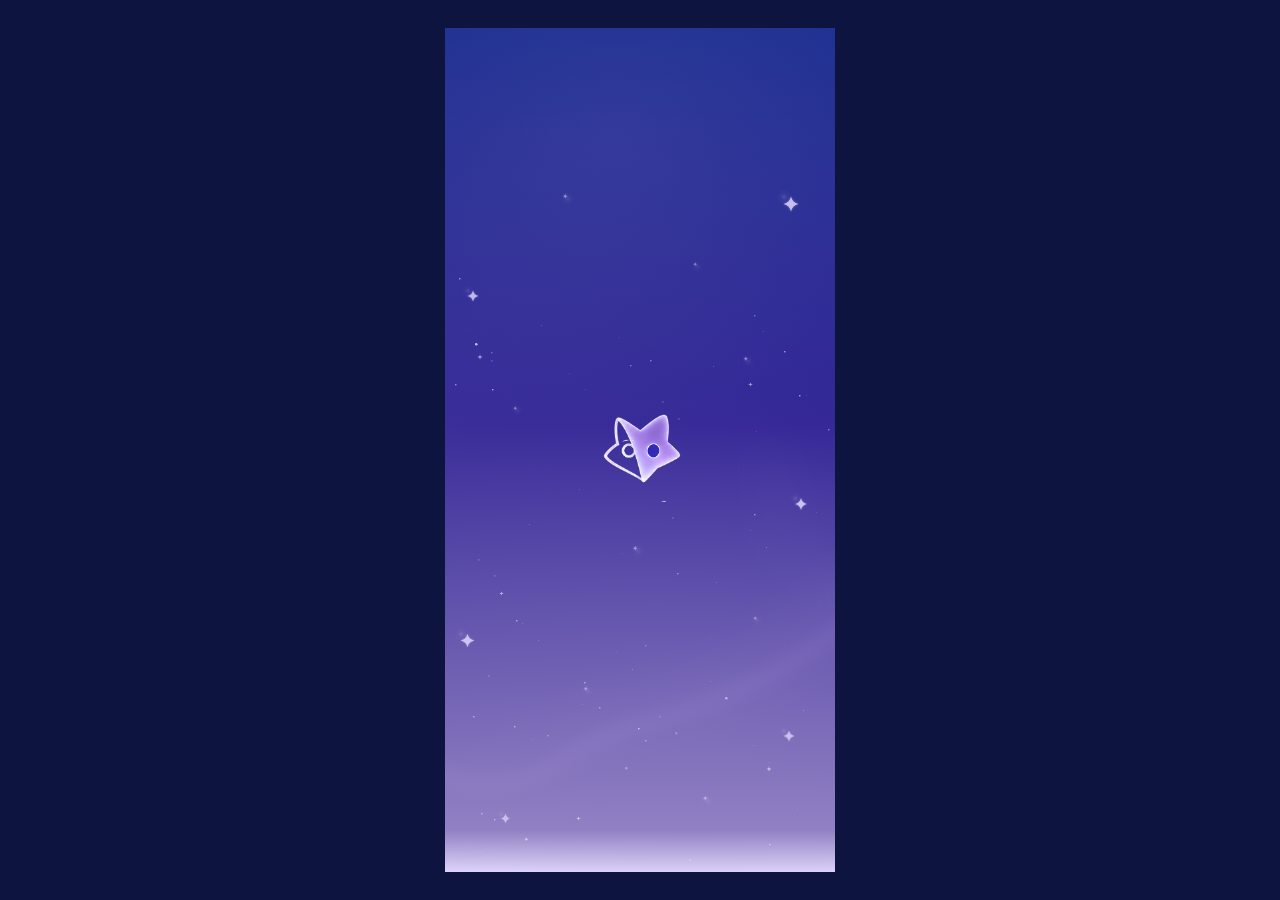
<file: modules/onboarding/index.html>
<!DOCTYPE html>
<html lang="ko">
<head>
<meta charset="UTF-8">
<meta name="viewport" content="width=device-width, initial-scale=1, viewport-fit=cover">
<title>LinkX · 스플래시</title>
<style>
  *{margin:0;padding:0;box-sizing:border-box}
  html,body{height:100%;background:#0e1440;overflow:hidden}
  body{display:flex;align-items:center;justify-content:center}

  /* 390 × 844 (iPhone 13/14) 화면을 창 크기에 맞춰 축소 */
  .device{width:390px;height:844px;position:relative;overflow:hidden;transform-origin:center center;border-radius:0}

  /* 배경 그라데이션 — 피그마 프레임 1→2→3·4 단계를 겹쳐서 크로스페이드 */
  .sky{position:absolute;inset:0;transition:opacity 1.2s ease}
  .sky-1{background:linear-gradient(180deg,#192D90 0%,#352897 65%,#9180C3 100%)}
  .sky-2{background:linear-gradient(180deg,#192D90 0%,#352897 47%,#9180C3 95%,#E0D7FC 100%);opacity:0}
  .sky-3{background:linear-gradient(180deg,#192D90 0%,#352897 37%,#9180C3 72%,#E0D7FC 100%);opacity:0}

  .layer{position:absolute;inset:0;pointer-events:none}
  .layer svg,.layer img{position:absolute;display:block}

  .sky-4{background:linear-gradient(180deg,#192D90 0%,#352897 33%,#9180C3 66%,#E0D7FC 88%);opacity:0}

  /* 캐릭터 · 시그니처 */
  .mascot{position:absolute;width:103px;height:103px;left:144px;top:371px;opacity:0;transform:scale(0);
          transition:left .8s cubic-bezier(.4,0,.2,1)}
  .mascot img{position:absolute;inset:0;width:100%;height:100%;object-fit:contain;transition:opacity .08s}
  .mascot .wink{opacity:0;left:3px;top:-4px} /* 윙크 위치: 피그마 (42,367) */
  .signature{position:absolute;left:143.76px;top:373.23px;width:201px;height:85px;opacity:0;transform:translateX(-14px);
             transition:opacity .6s ease,transform .6s ease}

  /* 뿅 — 커졌다가 살짝 줄어들며 자리 잡기 */
  @keyframes pop{0%{opacity:0;transform:scale(0)}55%{opacity:1;transform:scale(1.18)}75%{transform:scale(.94)}100%{opacity:1;transform:scale(1)}}
  @keyframes facePop{0%{transform:scale(1)}35%{transform:scale(1.16)}65%{transform:scale(.95)}100%{transform:scale(1)}}

  /* 1 → 2: 캐릭터 뿅 */
  .s2 .sky-2{opacity:1}
  .s2 .mascot{opacity:1;transform:scale(1);animation:pop .55s cubic-bezier(.34,1.3,.64,1)}
  /* 2 → 3: 캐릭터 옆으로, 로고 등장 */
  .s3 .sky-3{opacity:1}
  .s3 .mascot{left:39px}
  .s3 .signature{opacity:1;transform:none;transition-delay:.3s}
  /* 3 → 4: 뿅 하고 얼굴 바뀜 */
  .s4 .sky-4{opacity:1}
  .s4 .mascot{animation:facePop .45s ease-out}
  .s4 .mascot .base{opacity:0}
  .s4 .mascot .wink{opacity:1}
</style>
</head>
<body>
<div class="device" id="splash">
  <div class="sky sky-1"></div>
  <div class="sky sky-2"></div>
  <div class="sky sky-3"></div>
  <div class="sky sky-4"></div>

  <!-- 성운 · 은하 띠 (Background / continuous nebula and fine stardust) -->
  <div class="layer">
    <svg style="left:0;top:0" width="390" height="400" viewBox="0 0 390 400"><defs><radialGradient id="n1" cx="0" cy="0" r="1" gradientUnits="userSpaceOnUse" gradientTransform="translate(170 110) scale(390 290)"><stop stop-color="#9180C3" stop-opacity=".44"/><stop offset="1" stop-color="#9180C3" stop-opacity="0"/></radialGradient></defs><path opacity=".38" d="M170 400C385.391 400 560 270.163 560 110C560 -50.1626 385.391 -180 170 -180C-45.3911 -180 -220 -50.1626 -220 110C-220 270.163 -45.3911 400 170 400Z" fill="url(#n1)"/></svg>
    <svg style="left:0;top:360px" width="390" height="484" viewBox="0 0 390 484"><defs><radialGradient id="n2" cx="0" cy="0" r="1" gradientUnits="userSpaceOnUse" gradientTransform="translate(250 340) scale(390 340)"><stop stop-color="#9180C3" stop-opacity=".32"/><stop offset="1" stop-color="#9180C3" stop-opacity="0"/></radialGradient></defs><path opacity=".4" d="M250 680C465.391 680 640 527.777 640 340C640 152.223 465.391 0 250 0C34.6089 0 -140 152.223 -140 340C-140 527.777 34.6089 680 250 680Z" fill="url(#n2)"/></svg>
    <svg style="left:0;top:40px" width="380" height="680" viewBox="0 0 380 680"><defs><radialGradient id="n3" cx="0" cy="0" r="1" gradientUnits="userSpaceOnUse" gradientTransform="translate(-10 340) scale(390 340)"><stop stop-color="#9180C3" stop-opacity=".32"/><stop offset="1" stop-color="#9180C3" stop-opacity="0"/></radialGradient></defs><path opacity=".2" d="M-10 680C205.391 680 380 527.777 380 340C380 152.223 205.391 0 -10 0C-225.391 0 -400 152.223 -400 340C-400 527.777 -225.391 680 -10 680Z" fill="url(#n3)"/></svg>
    <svg style="left:0;top:463px;overflow:visible" width="390" height="375" viewBox="0 0 390 375"><defs><filter id="b1" x="-140" y="0" width="672" height="375" filterUnits="userSpaceOnUse"><feGaussianBlur stdDeviation="24"/></filter></defs><g opacity=".14" filter="url(#b1)"><path d="M-80 277.396C40 337.396 84 255.396 170 232.396C256 209.396 350 172.396 465 68.3964" stroke-width="55" stroke="#9180C3" fill="none"/></g></svg>
    <svg style="left:0;top:562px;overflow:visible" width="390" height="216" viewBox="0 0 390 216"><defs><filter id="b2" x="-60" y="0" width="500" height="216" filterUnits="userSpaceOnUse"><feGaussianBlur stdDeviation="9"/></filter></defs><g opacity=".18" filter="url(#b2)"><path d="M-40 171.184C86 229.184 103 161.184 192 135.184C281 109.184 324 94.184 420 21.184" stroke-width="8" stroke="#C9AAF0" fill="none"/></g></svg>
    <svg style="left:254px;top:369px;overflow:visible" width="136" height="341" viewBox="0 0 136 341"><defs><filter id="b3" x="0" y="0" width="220" height="341" filterUnits="userSpaceOnUse"><feGaussianBlur stdDeviation="24"/></filter></defs><g opacity=".1" filter="url(#b3)"><path d="M55.7227 63.7036C116.723 93.7036 44.7227 141.704 100.723 171.704C156.723 201.704 116.723 258.704 165.723 275.704" stroke-width="35" stroke="#7063BC" fill="none"/></g></svg>
  </div>

  <!-- 별가루 · 별 (JS로 피그마 좌표 그대로 배치) -->
  <div class="layer" id="stars"></div>

  <!-- 캐릭터: 피그마 W12 › 스플래시 › '캐릭터' 프레임 (시트 2 기본 / 시트 3 윙크) -->
  <div class="mascot" id="mascot">
    <img class="base" src="[data-uri]" alt="">
    <img class="wink" src="[data-uri]" alt="">
  </div>

  <!-- 시그니처 LinkX -->
  <svg class="signature" viewBox="0 0 201 85" fill="none" aria-label="LinkX">
    <path d="M3.98344 73.9031C2.89279 73.9031 1.94439 73.5 1.13826 72.6939C0.379546 71.8877 0.000189304 70.9394 0.000189304 69.8487V26.033C0.000189304 24.9423 0.379546 23.9939 1.13826 23.1878C1.94439 22.3817 2.89279 21.9786 3.98344 21.9786H6.25958C7.35023 21.9786 8.29862 22.3817 9.10475 23.1878C9.91089 23.9939 10.314 24.9423 10.314 26.033V65.0119C10.314 65.4387 10.5036 65.6521 10.883 65.6521H29.1632C30.2539 65.6521 31.1786 66.0551 31.9373 66.8613C32.7434 67.62 33.1465 68.5447 33.1465 69.6353V69.8487C33.1465 70.9394 32.7434 71.8877 31.9373 72.6939C31.1786 73.5 30.2539 73.9031 29.1632 73.9031H3.98344ZM41.6559 73.9031C40.5653 73.9031 39.6169 73.5 38.8107 72.6939C38.0046 71.8877 37.6015 70.9394 37.6015 69.8487V40.9702C37.6015 39.8795 38.0046 38.9311 38.8107 38.125C39.6169 37.3189 40.5653 36.9158 41.6559 36.9158H43.5053C44.5959 36.9158 45.5443 37.3189 46.3504 38.125C47.1566 38.9311 47.5596 39.8795 47.5596 40.9702V69.8487C47.5596 70.9394 47.1566 71.8877 46.3504 72.6939C45.5443 73.5 44.5959 73.9031 43.5053 73.9031H41.6559ZM41.6559 29.0915C40.5653 29.0915 39.6169 28.6885 38.8107 27.8824C38.0046 27.0762 37.6015 26.1278 37.6015 25.0372V24.6104C37.6015 23.5197 38.0046 22.5714 38.8107 21.7652C39.6169 20.9591 40.5653 20.556 41.6559 20.556H43.5053C44.5959 20.556 45.5443 20.9591 46.3504 21.7652C47.1566 22.5714 47.5596 23.5197 47.5596 24.6104V25.0372C47.5596 26.1278 47.1566 27.0762 46.3504 27.8824C45.5443 28.6885 44.5959 29.0915 43.5053 29.0915H41.6559ZM59.2882 73.9031C58.1976 73.9031 57.2492 73.5 56.443 72.6939C55.6369 71.8877 55.2338 70.9394 55.2338 69.8487V40.9702C55.2338 39.8795 55.6369 38.9311 56.443 38.125C57.2492 37.3189 58.1976 36.9158 59.2882 36.9158H60.2129C61.351 36.9158 62.2994 37.3189 63.0581 38.125C63.8642 38.8837 64.291 39.8321 64.3384 40.9702V41.4681C64.3384 41.5155 64.3621 41.5392 64.4095 41.5392C64.4569 41.5392 64.5044 41.5155 64.5518 41.4681C67.7763 37.959 71.5462 36.2045 75.8614 36.2045C80.1766 36.2045 83.3062 37.4374 85.2505 39.9032C87.2421 42.3216 88.2379 46.376 88.2379 52.0663V69.8487C88.2379 70.9394 87.8348 71.8877 87.0287 72.6939C86.2225 73.5 85.2742 73.9031 84.1835 73.9031H82.9743C81.8837 73.9031 80.9353 73.5 80.1291 72.6939C79.3704 71.8877 78.9911 70.9394 78.9911 69.8487V52.7776C78.9911 49.2212 78.5169 46.8028 77.5685 45.5224C76.6675 44.1947 75.0315 43.5308 72.6605 43.5308C70.7163 43.5308 68.9144 44.3607 67.2547 46.0203C65.595 47.68 64.7652 49.4583 64.7652 51.3551V69.8487C64.7652 70.9394 64.3621 71.8877 63.556 72.6939C62.7498 73.5 61.8015 73.9031 60.7108 73.9031H59.2882ZM99.2402 73.9031C98.1495 73.9031 97.2011 73.5 96.395 72.6939C95.5888 71.8877 95.1858 70.9394 95.1858 69.8487V24.6104C95.1858 23.5197 95.5888 22.5714 96.395 21.7652C97.2011 20.9591 98.1495 20.556 99.2402 20.556H100.663C101.753 20.556 102.702 20.9591 103.508 21.7652C104.314 22.5714 104.717 23.5197 104.717 24.6104V51.9952C104.717 52.0426 104.741 52.0663 104.788 52.0663H104.859L115.671 39.9032C117.426 37.9116 119.654 36.9158 122.357 36.9158H125.345C126.103 36.9158 126.625 37.2714 126.91 37.9827C127.241 38.694 127.147 39.3342 126.625 39.9032L113.608 54.2714C113.371 54.5559 113.371 54.8641 113.608 55.196L126.767 70.8445C127.289 71.461 127.36 72.1248 126.981 72.8361C126.649 73.5474 126.103 73.9031 125.345 73.9031H122.357C119.654 73.9031 117.449 72.8598 115.742 70.7734L104.859 57.6144C104.859 57.567 104.836 57.5433 104.788 57.5433C104.741 57.5433 104.717 57.567 104.717 57.6144V69.8487C104.717 70.9394 104.314 71.8877 103.508 72.6939C102.702 73.5 101.753 73.9031 100.663 73.9031H99.2402Z" fill="white"/>
    <path d="M139.74 24.3237L177.586 70.8114" stroke-width="9.71823" stroke-linecap="round" stroke="url(#sg0)"/>
    <path d="M135.637 73.3166L183.515 21.2615" stroke-width="6.9416" stroke-linecap="round" stroke="url(#sg1)"/>
    <path d="M135.864 73.0382L183.514 21.2615" stroke-width="1.11066" stroke-linecap="round" stroke="url(#sg2)"/>
    <g filter="url(#sgf)"><path d="M183.451 14.9216C184.17 20.1328 184.53 20.4922 189.741 21.211C184.53 21.9298 184.17 22.2892 183.451 27.5004C182.733 22.2892 182.373 21.9298 177.162 21.211C182.373 20.4922 182.733 20.1328 183.451 14.9216Z" fill="#FFFFF5"/></g>
    <g filter="url(#sgf)"><path d="M158.798 38.5697C159.74 46.9683 160.211 47.4392 168.609 48.3811C160.211 49.323 159.74 49.794 158.798 58.1925C157.856 49.794 157.385 49.323 148.986 48.3811C157.385 47.4392 157.856 46.9683 158.798 38.5697Z" fill="#FFFFF5"/></g>
    <g filter="url(#sgf)"><path d="M136.156 66.2429C136.91 71.4001 137.288 71.7775 142.445 72.5322C137.288 73.2869 136.91 73.6643 136.156 78.8216C135.401 73.6643 135.023 73.2869 129.866 72.5322C135.023 71.7775 135.401 71.4001 136.156 66.2429Z" fill="#FFFFF5"/></g>
    <defs>
      <filter id="sgf" x="-50%" y="-50%" width="200%" height="200%" color-interpolation-filters="sRGB">
        <feGaussianBlur in="SourceAlpha" stdDeviation="1.38832"/>
        <feColorMatrix type="matrix" values="0 0 0 0 0.68 0 0 0 0 0.5 0 0 0 0 1 0 0 0 0.4 0"/>
        <feMerge><feMergeNode/><feMergeNode in="SourceGraphic"/></feMerge>
      </filter>
      <linearGradient id="sg0" x1="136.638" y1="20.9221" x2="191.573" y2="66.3168" gradientUnits="userSpaceOnUse"><stop stop-color="#D9B2FA"/><stop offset=".45" stop-color="#A38BEE"/><stop offset="1" stop-color="#C2F2FF"/></linearGradient>
      <linearGradient id="sg1" x1="134.393" y1="72.9394" x2="191.203" y2="32.9332" gradientUnits="userSpaceOnUse"><stop stop-color="#A38BFF" stop-opacity=".08"/><stop offset=".5" stop-color="#C7ABFF" stop-opacity=".55"/><stop offset="1" stop-color="#927CF7" stop-opacity=".04"/></linearGradient>
      <linearGradient id="sg2" x1="133.373" y1="74.5499" x2="192.296" y2="32.2494" gradientUnits="userSpaceOnUse"><stop stop-color="#F9FFF5"/><stop offset=".4" stop-color="#CFCDFF"/><stop offset="1" stop-color="#BDB0FF"/></linearGradient>
    </defs>
  </svg>
</div>

<script>
/* ---------- 피그마 좌표 데이터 (프레임 기준 x, y, 크기, 불투명도) ---------- */
// 작은 원형 별 (Vector)
const DOTS=[[30,315,3,.75],[305,502,1,.44],[77,595,1,.54],[214,688,2,.24],[352,781,1,.34],[124,345,1,.44],[33,531,2,.24],[171,624,1,.34],[308,717,1,.44],[80,810,3,.54],[217,373,2,.24],[265,653,1,.54],[174,309,1,.34],[311,403,1,.44],[84,496,1,.54],[358,682,1,.75],[268,338,1,.54],[177,525,1,.34],[87,711,1,.54],[361,367,1,.34],[134,461,1,.44],[271,554,1,.54],[43,647,2,.24],[180,739,3,.34],[318,303,1,.44],[227,489,2,.24],[137,676,1,.44],[46,332,2,.24],[184,426,1,.34],[321,519,1,.75],[93,612,1,.54],[230,704,3,.24],[368,798,1,.34],[140,361,1,.44],[49,547,2,.24],[187,641,1,.75],[324,734,1,.44],[96,297,1,.54],[233,390,2,.24],[371,484,1,.34],[280,669,3,.54]];
// 작은 반짝이 (6px 4각 별)
const SPARK=[[32,326,6],[303,354,5],[54,563,5],[321,738,6],[131,788,5]];
// Hero star · 팀 별 컴포넌트
const HERO=[[331,161,30,1],[17,257,22,.95],[344,464,24,1],[9,599,27,1],[333,697,22,.9],[51,781,19,.85]];
// Star · 팀 별 컴포넌트
const STAR=[[115,163,10,.8],[246,232,8,.7],[296,326,9,.75],[66,376,8,.7],[197,407,7,.65],[185,515,10,.8],[306,586,8,.7],[136,656,9,.75],[255,765,10,.8]];
// Stardust · 별가루
const DUST=[[10,356,.6],[14,250,.63],[193,700,.78],[309,287,.43],[69,698,.59],[309,486,.53],[46,324,.37],[49,791,.59],[36,785,.6],[154,679,.53],[232,545,.5],[205,332,.47],[244,831,.56],[102,707,.44],[354,367,.71],[339,323,.66],[47,361,.71],[200,712,.52],[71,592,.64],[200,617,.37],[324,816,.57],[383,401,.51],[28,688,.62],[185,337,.44],[139,654,.62],[208,398,.55]];

const NS='http://www.w3.org/2000/svg';
const sky=document.createElementNS(NS,'svg');
sky.setAttribute('width','390');sky.setAttribute('height','844');sky.setAttribute('viewBox','0 0 390 844');
sky.style.cssText='left:0;top:0;overflow:visible';
let h=`<defs>
<radialGradient id="glow" cx="0" cy="0" r="1" gradientUnits="userSpaceOnUse" gradientTransform="translate(8 8) scale(8)">
<stop stop-color="#F8F3E6" stop-opacity=".61"/><stop offset=".16" stop-color="#E0D7FC" stop-opacity=".37"/><stop offset=".48" stop-color="#C9ABE5" stop-opacity=".14"/><stop offset="1" stop-color="#C9ABE5" stop-opacity="0"/></radialGradient>
<filter id="sh" x="-50%" y="-50%" width="200%" height="200%" color-interpolation-filters="sRGB">
<feGaussianBlur in="SourceAlpha" stdDeviation="1.4"/><feColorMatrix type="matrix" values="0 0 0 0 .878 0 0 0 0 .843 0 0 0 0 .988 0 0 0 .4 0"/>
<feMerge><feMergeNode/><feMergeNode in="SourceGraphic"/></feMerge></filter>
<g id="hero"><circle cx="8" cy="8" r="8" fill="url(#glow)" opacity=".3"/>
<path opacity=".91" filter="url(#sh)" d="M15 7.5C15.9 11.6 18.4 14.1 22.5 15C18.4 15.9 15.9 18.4 15 22.5C14.1 18.4 11.6 15.9 7.5 15C11.6 14.1 14.1 11.6 15 7.5Z" fill="#E0D7FC" fill-opacity=".92"/></g>
<g id="star"><circle cx="8.3" cy="8.3" r="8" fill="url(#glow)" opacity=".3"/>
<path opacity=".91" filter="url(#sh)" d="M5.3 2.8C5.6 4.167 6.433 5 7.8 5.3C6.433 5.6 5.6 6.433 5.3 7.8C5 6.433 4.166 5.6 2.8 5.3C4.166 5 5 4.167 5.3 2.8Z" fill="#E0D7FC" fill-opacity=".92"/></g>
</defs>`;
DOTS.forEach(([x,y,s,o])=>{h+=`<circle cx="${x+s*.42}" cy="${y+s*.42}" r="${s*.42}" fill="#F7F1FF" opacity="${o}"/>`});
SPARK.forEach(([x,y,s])=>{const k=s/6;h+=`<path transform="translate(${x} ${y}) scale(${k})" opacity=".6" d="M3 0C3 2 4 3 6 3C4 3 3 4 3 6C3 4 2 3 0 3C2 3 3 2 3 0Z" fill="#F7F1FF"/>`});
HERO.forEach(([x,y,s,o])=>{h+=`<use href="#hero" transform="translate(${x} ${y}) scale(${s/30})" opacity="${o}"/>`});
STAR.forEach(([x,y,s,o])=>{h+=`<use href="#star" transform="translate(${x} ${y}) scale(${s/10})" opacity="${(o*.8).toFixed(2)}"/>`});
DUST.forEach(([x,y,o])=>{h+=`<circle cx="${x+.8}" cy="${y+.8}" r=".8" fill="#F7F1FF" opacity="${o}"/>`});
sky.innerHTML=h;
document.getElementById('stars').appendChild(sky);

/* ---------- 화면 크기에 맞춰 축소 ---------- */
const dev=document.getElementById('splash');
function fit(){const s=Math.min(innerWidth/390,innerHeight/844,1);dev.style.transform=`scale(${s})`;}
fit();addEventListener('resize',fit);

/* ---------- 스플래시 시퀀스 (피그마 프레임 4장 순서) ----------
   1 빈 밤하늘 → 2 캐릭터 뿅 → 3 캐릭터 옆으로 + LinkX 로고 → 4 뿅 하고 얼굴 바뀜  */
const TIMING={s2:500,s3:1500,s4:2700,end:3700}; // ms
function play(){
  dev.className='device';
  setTimeout(()=>dev.classList.add('s2'),TIMING.s2);
  setTimeout(()=>dev.classList.add('s3'),TIMING.s3);
  setTimeout(()=>dev.classList.add('s4'),TIMING.s4);
  setTimeout(()=>{
    // 다른 팀원 HTML과 합칠 때: 여기서 메인 화면으로 전환
    document.dispatchEvent(new CustomEvent('splash:end'));
    if(typeof window.onSplashEnd==='function') window.onSplashEnd();
   sessionStorage.setItem('linkx:homeStage', 'first');
sessionStorage.removeItem('linkx:guidedFlow');
window.location.replace('../main/index.html?stage=first&v=home-guided-06');
  },TIMING.end);
}
play();
// 미리보기용: 화면을 누르면 다시 재생
dev.addEventListener('click',play);
</script>
</body>
</html>
</file>
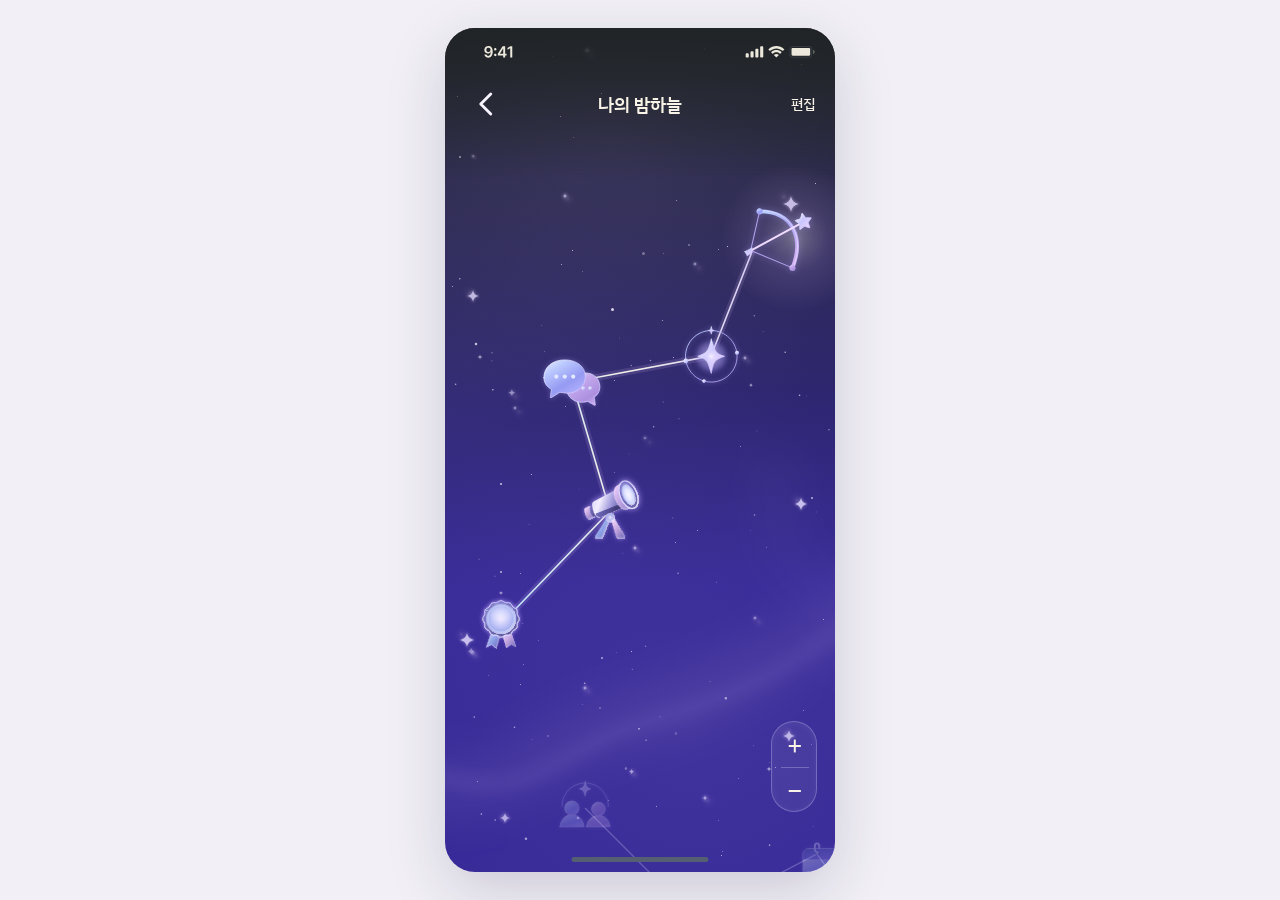
<file: modules/reward/index.html>
<!doctype html>
<html lang="ko">
<head>
  <meta charset="utf-8">
  <meta name="viewport" content="width=device-width,initial-scale=1,viewport-fit=cover">
  <meta name="theme-color" content="#272342">
  <title>LinkX · 나의 밤하늘</title>
  <link rel="preconnect" href="https://fonts.googleapis.com">
  <link href="https://fonts.googleapis.com/css2?family=IBM+Plex+Sans+KR:wght@400;500;600;700&display=swap" rel="stylesheet">
  <link rel="stylesheet" href="../../shared/tokens.css">
  <link rel="stylesheet" href="./style.css?v=reward-map-final-20261128">
</head>
<body>
<div id="stage" class="reward-stage">
  <main id="device" class="reward-device" aria-label="나의 밤하늘 리워드 보관함">
    <div class="sky" aria-hidden="true"></div><img class="map-header-fade" src="./art/map/header-fade.svg" alt="" aria-hidden="true">
    <img class="map-statusbar" src="./art/map/statusbar.svg" alt="" aria-hidden="true">
    <div id="gallery-shell">
    <header class="header">
      <button id="back" type="button" class="back-button" aria-label="이전 화면으로 돌아가기">
        <svg viewBox="0 0 24 24" width="30" height="30" fill="none" stroke="currentColor" stroke-width="2.3" stroke-linecap="round" stroke-linejoin="round"><path d="m15 4-8 8 8 8"/></svg>
      </button>
      <h1>나의 밤하늘</h1><span class="map-edit-label" aria-disabled="true">편집</span>
    </header>
    <div class="reward-meta">
      <span id="count" aria-live="polite">모은 리워드 5개</span>
      <button type="button" id="sort-toggle" class="sort-toggle" aria-haspopup="menu" aria-expanded="false">
        <span id="sort-label">오래된순</span>
        <svg viewBox="0 0 16 16" width="17" height="17" fill="none" stroke="currentColor" stroke-width="2.2" stroke-linecap="round" stroke-linejoin="round"><path d="m3 6 5 5 5-5"/></svg>
      </button>
    </div>
    <p class="collection-caption">작은 용기가 모여 나만의 별자리가 돼요</p>
    <div id="reward-scroll" class="reward-scroll map-viewport" role="region" tabindex="0" aria-label="나의 밤하늘 지도. 드래그 또는 방향키로 이동하고 확대 및 축소 버튼으로 볼 수 있습니다.">
      <div id="map-canvas" class="map-canvas"><div id="map-decor" aria-hidden="true"></div><svg id="map-paths" class="map-paths" width="1000" height="1500" viewBox="0 0 1000 1500" aria-hidden="true"></svg><div id="map-previews" aria-hidden="true"></div><div id="reward-hits" class="reward-hits"></div></div>
    </div>
    <div class="map-zoom" role="group" aria-label="지도 확대 및 축소"><button type="button" id="zoom-in" aria-label="지도 확대">+</button><button type="button" id="zoom-out" aria-label="지도 축소">−</button></div>
    <p id="map-status" class="sr-only" role="status" aria-live="polite"></p>
    <section id="empty-state" class="empty-state" hidden><img src="./art/reward-01.png" width="76" height="76" alt=""><h2>아직 연결되지 않은 밤하늘</h2><p>첫 미션을 마치면,<br>나만의 밤하늘에 첫 별이 생겨요.</p><button id="current-mission" class="history-button" type="button">현재 미션 확인하기</button></section>
    <img class="map-home" src="./art/map/home-indicator.svg" alt="" aria-hidden="true">

    <div id="sort-menu" class="sort-menu" role="menu" aria-label="리워드 정렬 방식" hidden>
      <button type="button" role="menuitemradio" aria-checked="false" data-sort="newest">최신순 <span class="check" aria-hidden="true">✓</span></button>
      <button type="button" role="menuitemradio" aria-checked="true" data-sort="oldest">오래된순 <span class="check" aria-hidden="true">✓</span></button>
    </div>

    </div>

    <div id="modal-overlay" class="modal-overlay" hidden>
      <div class="modal-shade" data-dismiss="true"></div>
      <section class="detail-card" role="dialog" aria-modal="true" aria-labelledby="detail-title">
        <span id="detail-art-slot" class="detail-art-slot"><img id="detail-art" class="detail-art" src="./art/reward-05.png" width="76" height="76" alt=""></span>
        <p id="detail-number" class="detail-number">REWARD / 05</p>
        <h2 id="detail-title">첫마디 명사수</h2>
        <p id="detail-meaning" class="detail-meaning">먼저 인사를 건넨 용기를 기념해요</p>
        <div id="detail-mission" class="summary-box"><span class="detail-label">관련 미션</span><p id="mission-name">짧게 먼저 말 걸어보기</p></div>
        <div id="detail-summary" class="summary-box"><span id="summary-label" class="detail-label">미션 돌아보기</span><p id="summary-text"></p></div>
        <div class="detail-actions">
          <button id="show-history" class="history-button" type="button"><span>미션 회고 보기</span><svg aria-hidden="true" width="18" height="18" viewBox="0 0 24 24" fill="none" stroke="currentColor" stroke-width="2" stroke-linecap="round" stroke-linejoin="round"><path d="m9 4 8 8-8 8"/></svg></button>
          <button id="close-detail" class="close-button" type="button">닫기</button>
        </div>
      </section>
    </div>

    <section id="history-view" class="history-view" role="dialog" aria-modal="true" aria-labelledby="history-title" hidden>
      <header class="header"><button type="button" id="close-history" class="back-button" aria-label="리워드 상세로 돌아가기"><svg viewBox="0 0 24 24" width="24" height="24" fill="none" stroke="currentColor" stroke-width="2.3" stroke-linecap="round" stroke-linejoin="round"><path d="m15 4-8 8 8 8"/></svg></button><h2 id="history-title">미션 돌아보기</h2></header>
      <div class="history-content">
        <p class="detail-number" id="history-number">REWARD / 05</p>
        <p id="record-source" class="record-source" hidden>예시 회고</p>
        <h3 id="record-title">먼저 건넨 한마디</h3>
        <p id="record-mission"></p>
        <div class="summary-box"><span class="detail-label">내가 남긴 회고</span><p id="record-reflection"></p></div>
        <div id="record-achievement-box" class="summary-box"><span class="detail-label">이번에 해낸 것</span><p id="record-achievement"></p></div>
        <div id="record-next-box" class="summary-box"><span class="detail-label">다음에 시도해 볼 것</span><p id="record-next"></p></div>
        <button type="button" id="return-to-detail" class="history-button">리워드로 돌아가기</button>
      </div>
      <img class="map-home" src="./art/map/home-indicator.svg" alt="" aria-hidden="true">
    </section>
    <p id="toast" role="status" aria-live="polite" class="toast" hidden></p>
  </main>
</div>
<script type="module" src="./script.js?v=reward-map-final-20261128"></script>
</body>
</html>
</file>
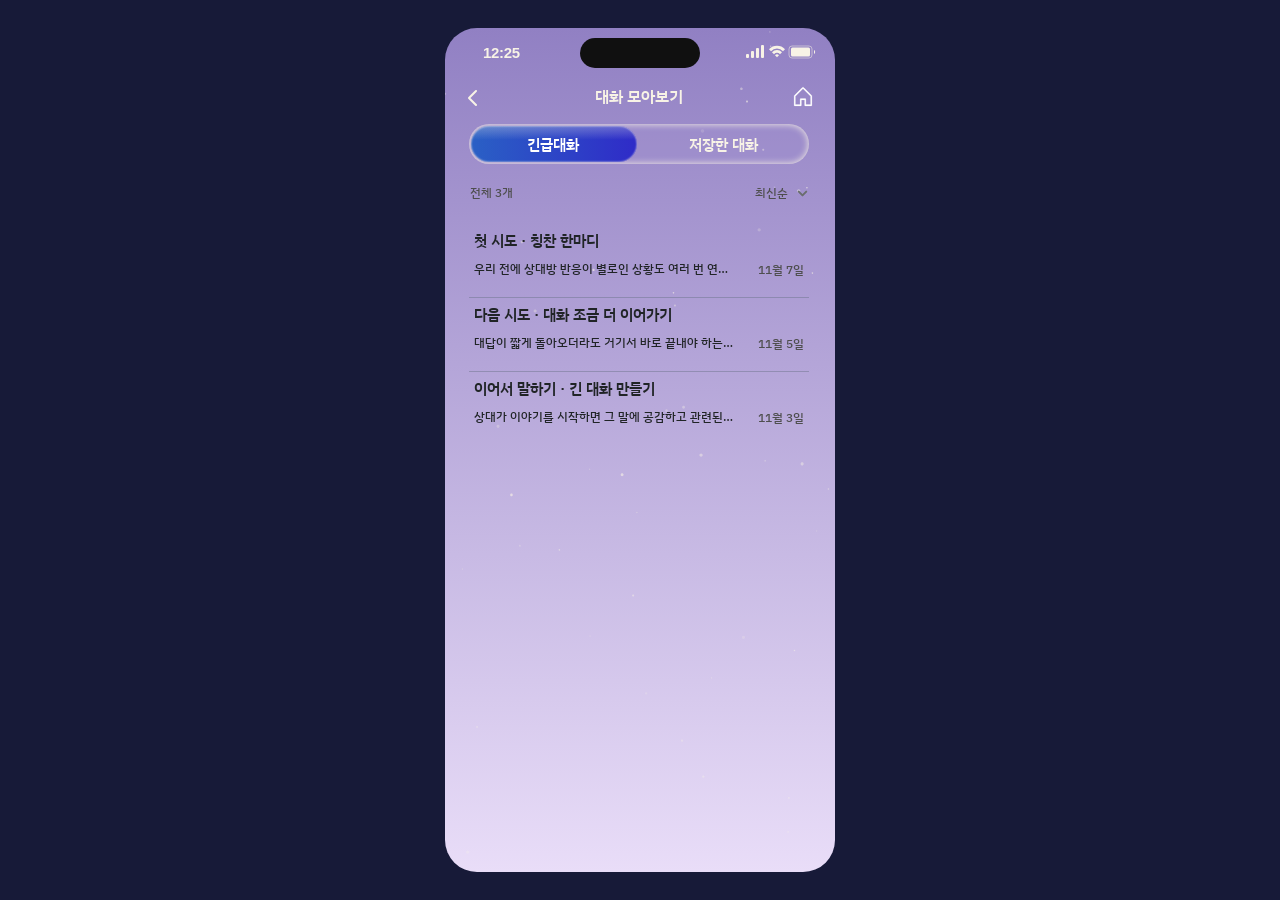
<file: modules/saved/index.html>
<!doctype html><html lang="ko"><head><meta charset="utf-8"><meta name="viewport" content="width=device-width, initial-scale=1, viewport-fit=cover"><title>LinkX · 대화 모아보기</title><link rel="stylesheet" href="../../shared/tokens.css"><link rel="stylesheet" href="style.css?v=undo13"><style>.saved-row .bookmark img{transition:transform 100ms cubic-bezier(.2,.8,.2,1),opacity 100ms}.saved-row .bookmark:active img{transform:scale(.97);opacity:.65}</style></head><body class="saved-page"><main class="saved-frame" id="frame"><div class="saved-stars"></div><header><button id="back" aria-label="뒤로가기"><img src="../../assets/saved/back.svg" alt=""></button><h1>대화 모아보기</h1><button id="home" aria-label="홈"><img src="../../assets/saved/home.svg" alt=""></button></header><div class="saved-tabs" role="tablist"><button role="tab" id="emergency-tab"><span>긴급대화</span></button><button role="tab" id="saved-tab"><span>저장한 대화</span></button></div><div class="saved-tools"><span id="count"></span><button id="sort" aria-expanded="false"><span id="sort-label">최신순</span><img src="../../assets/saved/chevron.svg" alt=""><span class="up-arrow" aria-hidden="true">⌃</span></button></div><section class="saved-scroll" id="scroll" aria-label="대화 목록"><div id="rows"></div></section><div class="saved-track" id="track" hidden><div id="thumb"></div></div><section id="empty" hidden><img id="empty-icon" alt=""><h2 id="empty-title"></h2><p id="empty-desc"></p></section><div id="menu" class="saved-menu" hidden><button data-sort="new"><span>최신순</span><img src="../../assets/saved/check.svg" alt=""></button><button data-sort="old"><span>오래된순</span><img src="../../assets/saved/check.svg" alt=""></button></div><div id="undo-snackbar" hidden><span class="undo-message" role="status">저장을 해제했어요.</span><button id="undo-action" type="button">되돌리기</button></div><script>/* Common 390px iPhone status bar. Time follows exhibition device local clock. */
(()=>{const style=document.createElement('style');style.textContent='.lx-unified-status{position:absolute;left:0;top:0;width:390px;height:44px;z-index:2147483647;display:block!important;visibility:visible!important;opacity:1!important;pointer-events:none;color:#F8F3E6;font:600 15px/1 -apple-system,BlinkMacSystemFont,Arial,sans-serif;font-variant-numeric:tabular-nums}.lx-unified-status .lx-time{position:absolute;left:38px;top:17px;letter-spacing:-.3px}.lx-unified-status .lx-system-icons{position:absolute;left:301px;top:17px;width:70px;height:14px}.lx-unified-status .lx-notch{position:absolute;left:135px;top:10px;width:120px;height:30px;background:#101010;border-radius:999px}.lx-unified-status canvas{position:absolute;left:0;top:0;width:390px;height:34px}.statusbar{display:none!important}';document.head.append(style);
const mount=()=>{const root=document.querySelector('.lx-device,#emergency,.saved-frame,.device .screen,#frame,.mr-phone');if(!root)return false;if(root.querySelector('.lx-unified-status'))return true;const b=document.createElement('div');b.className='lx-unified-status';b.setAttribute('aria-hidden','true');const raster=root.classList.contains('mr-phone');b.innerHTML=(raster?'<canvas width="390" height="34"></canvas>':'')+'<div class="lx-notch"></div><span class="lx-time"></span><svg class="lx-system-icons" viewBox="0 0 70 14" fill="none"><g fill="currentColor"><rect x="0" y="9" width="3" height="4" rx="1"/><rect x="5" y="6" width="3" height="7" rx="1"/><rect x="10" y="3" width="3" height="10" rx="1"/><rect x="15" y="0" width="3" height="13" rx="1"/><path d="M23 4.2a11 11 0 0 1 16 0l-2 2a8 8 0 0 0-12 0zm3 3a7 7 0 0 1 10 0l-2 2a4 4 0 0 0-6 0zm3 3a3 3 0 0 1 4 0l-2 2z"/><rect x="45" y="2.5" width="19" height="9" rx="1.5"/><path d="M68 5v4c1.5-.5 1.5-3.5 0-4"/></g><rect x="43" y="1" width="23" height="12" rx="3" stroke="currentColor" stroke-opacity=".5"/></svg>';root.append(b);if(root.id==='frame'){new MutationObserver(()=>{if(!b.isConnected)root.append(b)}).observe(root,{childList:true})}const time=()=>{const d=new Date();b.querySelector('.lx-time').textContent=(d.getHours()%12||12)+':'+String(d.getMinutes()).padStart(2,'0')};time();setInterval(time,1000);
if(raster){const cv=b.querySelector('canvas'),ctx=cv.getContext('2d');let last=null;const cover=()=>{const active=root.querySelector('.mr-screen.on');if(!active)return;const imgs=[...active.querySelectorAll('img')];const im=imgs.filter(i=>i.complete&&i.naturalWidth&&getComputedStyle(i).opacity!=='0').at(-1);if(!im||im===last)return;last=im;try{ctx.drawImage(im,0,35*im.naturalHeight/844,im.naturalWidth,Math.max(1,im.naturalHeight/844),0,0,390,34)}catch{ctx.fillStyle='#352897';ctx.fillRect(0,0,390,34)}};cover();setInterval(cover,100)}
return true};if(!mount()){const o=new MutationObserver(()=>{if(mount())o.disconnect()});o.observe(document.body,{childList:true,subtree:true})}
})();</script></main><script type="module" src="script.js?v=undo13"></script></body></html>
</file>
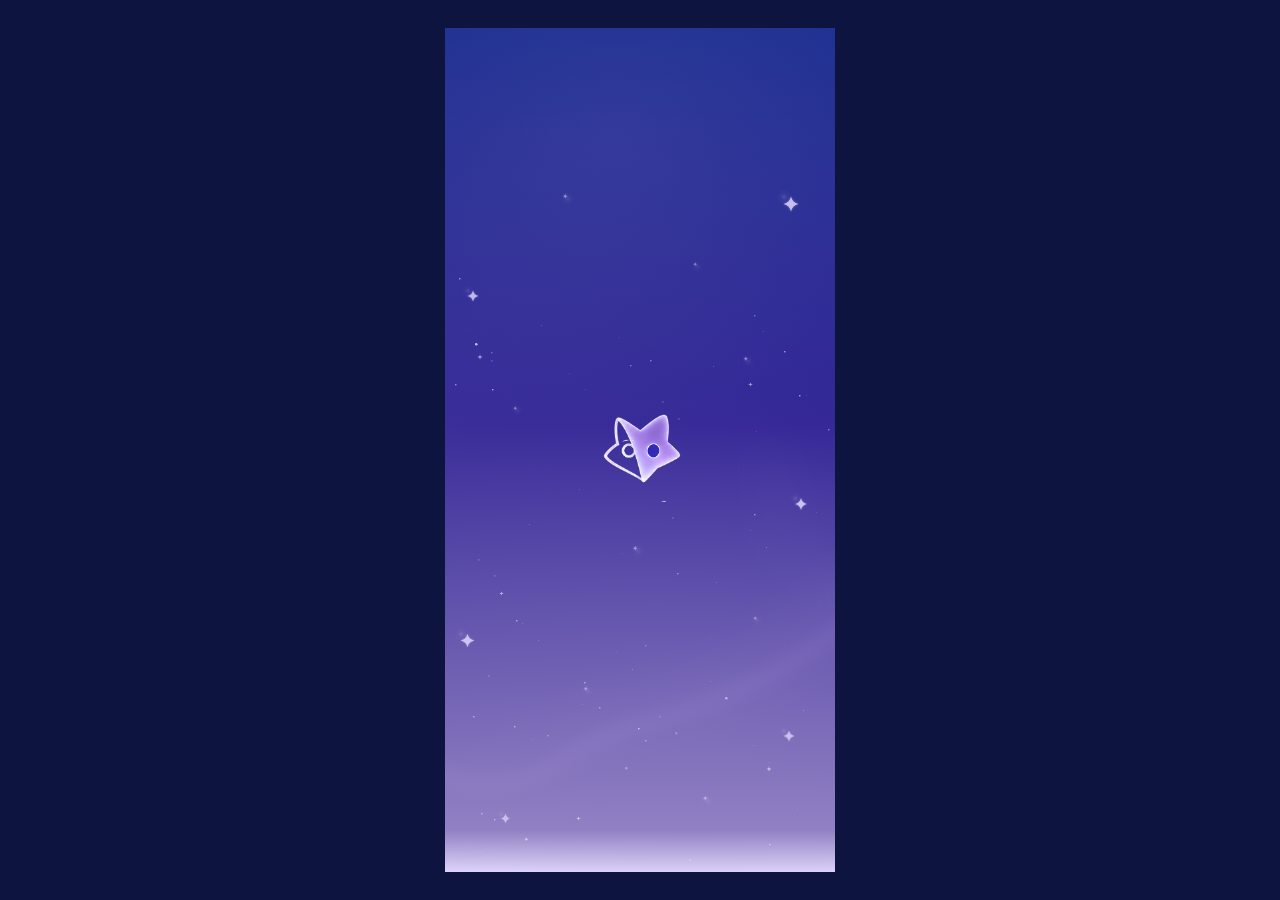
<file: modules/splash/index.html>
<!DOCTYPE html>
<html lang="ko">
<head>
<meta charset="UTF-8">
<meta name="viewport" content="width=device-width, initial-scale=1, viewport-fit=cover">
<title>LinkX · 스플래시</title>
<style>
  *{margin:0;padding:0;box-sizing:border-box}
  html,body{height:100%;background:#0e1440;overflow:hidden}
  body{display:flex;align-items:center;justify-content:center}

  /* 390 × 844 (iPhone 13/14) 화면을 창 크기에 맞춰 축소 */
  .device{width:390px;height:844px;position:relative;overflow:hidden;transform-origin:center center;border-radius:0}

  /* 배경 그라데이션 — 피그마 프레임 1→2→3·4 단계를 겹쳐서 크로스페이드 */
  .sky{position:absolute;inset:0;transition:opacity 1.2s ease}
  .sky-1{background:linear-gradient(180deg,#192D90 0%,#352897 65%,#9180C3 100%)}
  .sky-2{background:linear-gradient(180deg,#192D90 0%,#352897 47%,#9180C3 95%,#E0D7FC 100%);opacity:0}
  .sky-3{background:linear-gradient(180deg,#192D90 0%,#352897 37%,#9180C3 72%,#E0D7FC 100%);opacity:0}

  .layer{position:absolute;inset:0;pointer-events:none}
  .layer svg,.layer img{position:absolute;display:block}

  .sky-4{background:linear-gradient(180deg,#192D90 0%,#352897 33%,#9180C3 66%,#E0D7FC 88%);opacity:0}

  /* 캐릭터 · 시그니처 */
  .mascot{position:absolute;width:103px;height:103px;left:144px;top:371px;opacity:0;transform:scale(0);
          transition:left .8s cubic-bezier(.4,0,.2,1)}
  .mascot img{position:absolute;inset:0;width:100%;height:100%;object-fit:contain;transition:opacity .08s}
  .mascot .wink{opacity:0;left:3px;top:-4px} /* 윙크 위치: 피그마 (42,367) */
  .signature{position:absolute;left:143.76px;top:373.23px;width:201px;height:85px;opacity:0;transform:translateX(-14px);
             transition:opacity .6s ease,transform .6s ease}

  /* 뿅 — 커졌다가 살짝 줄어들며 자리 잡기 */
  @keyframes pop{0%{opacity:0;transform:scale(0)}55%{opacity:1;transform:scale(1.18)}75%{transform:scale(.94)}100%{opacity:1;transform:scale(1)}}
  @keyframes facePop{0%{transform:scale(1)}35%{transform:scale(1.16)}65%{transform:scale(.95)}100%{transform:scale(1)}}

  /* 1 → 2: 캐릭터 뿅 */
  .s2 .sky-2{opacity:1}
  .s2 .mascot{opacity:1;transform:scale(1);animation:pop .55s cubic-bezier(.34,1.3,.64,1)}
  /* 2 → 3: 캐릭터 옆으로, 로고 등장 */
  .s3 .sky-3{opacity:1}
  .s3 .mascot{left:39px}
  .s3 .signature{opacity:1;transform:none;transition-delay:.3s}
  /* 3 → 4: 뿅 하고 얼굴 바뀜 */
  .s4 .sky-4{opacity:1}
  .s4 .mascot{animation:facePop .45s ease-out}
  .s4 .mascot .base{opacity:0}
  .s4 .mascot .wink{opacity:1}
</style>
</head>
<body>
<div class="device" id="splash">
  <div class="sky sky-1"></div>
  <div class="sky sky-2"></div>
  <div class="sky sky-3"></div>
  <div class="sky sky-4"></div>

  <!-- 성운 · 은하 띠 (Background / continuous nebula and fine stardust) -->
  <div class="layer">
    <svg style="left:0;top:0" width="390" height="400" viewBox="0 0 390 400"><defs><radialGradient id="n1" cx="0" cy="0" r="1" gradientUnits="userSpaceOnUse" gradientTransform="translate(170 110) scale(390 290)"><stop stop-color="#9180C3" stop-opacity=".44"/><stop offset="1" stop-color="#9180C3" stop-opacity="0"/></radialGradient></defs><path opacity=".38" d="M170 400C385.391 400 560 270.163 560 110C560 -50.1626 385.391 -180 170 -180C-45.3911 -180 -220 -50.1626 -220 110C-220 270.163 -45.3911 400 170 400Z" fill="url(#n1)"/></svg>
    <svg style="left:0;top:360px" width="390" height="484" viewBox="0 0 390 484"><defs><radialGradient id="n2" cx="0" cy="0" r="1" gradientUnits="userSpaceOnUse" gradientTransform="translate(250 340) scale(390 340)"><stop stop-color="#9180C3" stop-opacity=".32"/><stop offset="1" stop-color="#9180C3" stop-opacity="0"/></radialGradient></defs><path opacity=".4" d="M250 680C465.391 680 640 527.777 640 340C640 152.223 465.391 0 250 0C34.6089 0 -140 152.223 -140 340C-140 527.777 34.6089 680 250 680Z" fill="url(#n2)"/></svg>
    <svg style="left:0;top:40px" width="380" height="680" viewBox="0 0 380 680"><defs><radialGradient id="n3" cx="0" cy="0" r="1" gradientUnits="userSpaceOnUse" gradientTransform="translate(-10 340) scale(390 340)"><stop stop-color="#9180C3" stop-opacity=".32"/><stop offset="1" stop-color="#9180C3" stop-opacity="0"/></radialGradient></defs><path opacity=".2" d="M-10 680C205.391 680 380 527.777 380 340C380 152.223 205.391 0 -10 0C-225.391 0 -400 152.223 -400 340C-400 527.777 -225.391 680 -10 680Z" fill="url(#n3)"/></svg>
    <svg style="left:0;top:463px;overflow:visible" width="390" height="375" viewBox="0 0 390 375"><defs><filter id="b1" x="-140" y="0" width="672" height="375" filterUnits="userSpaceOnUse"><feGaussianBlur stdDeviation="24"/></filter></defs><g opacity=".14" filter="url(#b1)"><path d="M-80 277.396C40 337.396 84 255.396 170 232.396C256 209.396 350 172.396 465 68.3964" stroke-width="55" stroke="#9180C3" fill="none"/></g></svg>
    <svg style="left:0;top:562px;overflow:visible" width="390" height="216" viewBox="0 0 390 216"><defs><filter id="b2" x="-60" y="0" width="500" height="216" filterUnits="userSpaceOnUse"><feGaussianBlur stdDeviation="9"/></filter></defs><g opacity=".18" filter="url(#b2)"><path d="M-40 171.184C86 229.184 103 161.184 192 135.184C281 109.184 324 94.184 420 21.184" stroke-width="8" stroke="#C9AAF0" fill="none"/></g></svg>
    <svg style="left:254px;top:369px;overflow:visible" width="136" height="341" viewBox="0 0 136 341"><defs><filter id="b3" x="0" y="0" width="220" height="341" filterUnits="userSpaceOnUse"><feGaussianBlur stdDeviation="24"/></filter></defs><g opacity=".1" filter="url(#b3)"><path d="M55.7227 63.7036C116.723 93.7036 44.7227 141.704 100.723 171.704C156.723 201.704 116.723 258.704 165.723 275.704" stroke-width="35" stroke="#7063BC" fill="none"/></g></svg>
  </div>

  <!-- 별가루 · 별 (JS로 피그마 좌표 그대로 배치) -->
  <div class="layer" id="stars"></div>

  <!-- 캐릭터: 피그마 W12 › 스플래시 › '캐릭터' 프레임 (시트 2 기본 / 시트 3 윙크) -->
  <div class="mascot" id="mascot">
    <img class="base" src="[data-uri]" alt="">
    <img class="wink" src="[data-uri]" alt="">
  </div>

  <!-- 시그니처 LinkX -->
  <svg class="signature" viewBox="0 0 201 85" fill="none" aria-label="LinkX">
    <path d="M3.98344 73.9031C2.89279 73.9031 1.94439 73.5 1.13826 72.6939C0.379546 71.8877 0.000189304 70.9394 0.000189304 69.8487V26.033C0.000189304 24.9423 0.379546 23.9939 1.13826 23.1878C1.94439 22.3817 2.89279 21.9786 3.98344 21.9786H6.25958C7.35023 21.9786 8.29862 22.3817 9.10475 23.1878C9.91089 23.9939 10.314 24.9423 10.314 26.033V65.0119C10.314 65.4387 10.5036 65.6521 10.883 65.6521H29.1632C30.2539 65.6521 31.1786 66.0551 31.9373 66.8613C32.7434 67.62 33.1465 68.5447 33.1465 69.6353V69.8487C33.1465 70.9394 32.7434 71.8877 31.9373 72.6939C31.1786 73.5 30.2539 73.9031 29.1632 73.9031H3.98344ZM41.6559 73.9031C40.5653 73.9031 39.6169 73.5 38.8107 72.6939C38.0046 71.8877 37.6015 70.9394 37.6015 69.8487V40.9702C37.6015 39.8795 38.0046 38.9311 38.8107 38.125C39.6169 37.3189 40.5653 36.9158 41.6559 36.9158H43.5053C44.5959 36.9158 45.5443 37.3189 46.3504 38.125C47.1566 38.9311 47.5596 39.8795 47.5596 40.9702V69.8487C47.5596 70.9394 47.1566 71.8877 46.3504 72.6939C45.5443 73.5 44.5959 73.9031 43.5053 73.9031H41.6559ZM41.6559 29.0915C40.5653 29.0915 39.6169 28.6885 38.8107 27.8824C38.0046 27.0762 37.6015 26.1278 37.6015 25.0372V24.6104C37.6015 23.5197 38.0046 22.5714 38.8107 21.7652C39.6169 20.9591 40.5653 20.556 41.6559 20.556H43.5053C44.5959 20.556 45.5443 20.9591 46.3504 21.7652C47.1566 22.5714 47.5596 23.5197 47.5596 24.6104V25.0372C47.5596 26.1278 47.1566 27.0762 46.3504 27.8824C45.5443 28.6885 44.5959 29.0915 43.5053 29.0915H41.6559ZM59.2882 73.9031C58.1976 73.9031 57.2492 73.5 56.443 72.6939C55.6369 71.8877 55.2338 70.9394 55.2338 69.8487V40.9702C55.2338 39.8795 55.6369 38.9311 56.443 38.125C57.2492 37.3189 58.1976 36.9158 59.2882 36.9158H60.2129C61.351 36.9158 62.2994 37.3189 63.0581 38.125C63.8642 38.8837 64.291 39.8321 64.3384 40.9702V41.4681C64.3384 41.5155 64.3621 41.5392 64.4095 41.5392C64.4569 41.5392 64.5044 41.5155 64.5518 41.4681C67.7763 37.959 71.5462 36.2045 75.8614 36.2045C80.1766 36.2045 83.3062 37.4374 85.2505 39.9032C87.2421 42.3216 88.2379 46.376 88.2379 52.0663V69.8487C88.2379 70.9394 87.8348 71.8877 87.0287 72.6939C86.2225 73.5 85.2742 73.9031 84.1835 73.9031H82.9743C81.8837 73.9031 80.9353 73.5 80.1291 72.6939C79.3704 71.8877 78.9911 70.9394 78.9911 69.8487V52.7776C78.9911 49.2212 78.5169 46.8028 77.5685 45.5224C76.6675 44.1947 75.0315 43.5308 72.6605 43.5308C70.7163 43.5308 68.9144 44.3607 67.2547 46.0203C65.595 47.68 64.7652 49.4583 64.7652 51.3551V69.8487C64.7652 70.9394 64.3621 71.8877 63.556 72.6939C62.7498 73.5 61.8015 73.9031 60.7108 73.9031H59.2882ZM99.2402 73.9031C98.1495 73.9031 97.2011 73.5 96.395 72.6939C95.5888 71.8877 95.1858 70.9394 95.1858 69.8487V24.6104C95.1858 23.5197 95.5888 22.5714 96.395 21.7652C97.2011 20.9591 98.1495 20.556 99.2402 20.556H100.663C101.753 20.556 102.702 20.9591 103.508 21.7652C104.314 22.5714 104.717 23.5197 104.717 24.6104V51.9952C104.717 52.0426 104.741 52.0663 104.788 52.0663H104.859L115.671 39.9032C117.426 37.9116 119.654 36.9158 122.357 36.9158H125.345C126.103 36.9158 126.625 37.2714 126.91 37.9827C127.241 38.694 127.147 39.3342 126.625 39.9032L113.608 54.2714C113.371 54.5559 113.371 54.8641 113.608 55.196L126.767 70.8445C127.289 71.461 127.36 72.1248 126.981 72.8361C126.649 73.5474 126.103 73.9031 125.345 73.9031H122.357C119.654 73.9031 117.449 72.8598 115.742 70.7734L104.859 57.6144C104.859 57.567 104.836 57.5433 104.788 57.5433C104.741 57.5433 104.717 57.567 104.717 57.6144V69.8487C104.717 70.9394 104.314 71.8877 103.508 72.6939C102.702 73.5 101.753 73.9031 100.663 73.9031H99.2402Z" fill="white"/>
    <path d="M139.74 24.3237L177.586 70.8114" stroke-width="9.71823" stroke-linecap="round" stroke="url(#sg0)"/>
    <path d="M135.637 73.3166L183.515 21.2615" stroke-width="6.9416" stroke-linecap="round" stroke="url(#sg1)"/>
    <path d="M135.864 73.0382L183.514 21.2615" stroke-width="1.11066" stroke-linecap="round" stroke="url(#sg2)"/>
    <g filter="url(#sgf)"><path d="M183.451 14.9216C184.17 20.1328 184.53 20.4922 189.741 21.211C184.53 21.9298 184.17 22.2892 183.451 27.5004C182.733 22.2892 182.373 21.9298 177.162 21.211C182.373 20.4922 182.733 20.1328 183.451 14.9216Z" fill="#FFFFF5"/></g>
    <g filter="url(#sgf)"><path d="M158.798 38.5697C159.74 46.9683 160.211 47.4392 168.609 48.3811C160.211 49.323 159.74 49.794 158.798 58.1925C157.856 49.794 157.385 49.323 148.986 48.3811C157.385 47.4392 157.856 46.9683 158.798 38.5697Z" fill="#FFFFF5"/></g>
    <g filter="url(#sgf)"><path d="M136.156 66.2429C136.91 71.4001 137.288 71.7775 142.445 72.5322C137.288 73.2869 136.91 73.6643 136.156 78.8216C135.401 73.6643 135.023 73.2869 129.866 72.5322C135.023 71.7775 135.401 71.4001 136.156 66.2429Z" fill="#FFFFF5"/></g>
    <defs>
      <filter id="sgf" x="-50%" y="-50%" width="200%" height="200%" color-interpolation-filters="sRGB">
        <feGaussianBlur in="SourceAlpha" stdDeviation="1.38832"/>
        <feColorMatrix type="matrix" values="0 0 0 0 0.68 0 0 0 0 0.5 0 0 0 0 1 0 0 0 0.4 0"/>
        <feMerge><feMergeNode/><feMergeNode in="SourceGraphic"/></feMerge>
      </filter>
      <linearGradient id="sg0" x1="136.638" y1="20.9221" x2="191.573" y2="66.3168" gradientUnits="userSpaceOnUse"><stop stop-color="#D9B2FA"/><stop offset=".45" stop-color="#A38BEE"/><stop offset="1" stop-color="#C2F2FF"/></linearGradient>
      <linearGradient id="sg1" x1="134.393" y1="72.9394" x2="191.203" y2="32.9332" gradientUnits="userSpaceOnUse"><stop stop-color="#A38BFF" stop-opacity=".08"/><stop offset=".5" stop-color="#C7ABFF" stop-opacity=".55"/><stop offset="1" stop-color="#927CF7" stop-opacity=".04"/></linearGradient>
      <linearGradient id="sg2" x1="133.373" y1="74.5499" x2="192.296" y2="32.2494" gradientUnits="userSpaceOnUse"><stop stop-color="#F9FFF5"/><stop offset=".4" stop-color="#CFCDFF"/><stop offset="1" stop-color="#BDB0FF"/></linearGradient>
    </defs>
  </svg>
</div>

<script>
/* ---------- 피그마 좌표 데이터 (프레임 기준 x, y, 크기, 불투명도) ---------- */
// 작은 원형 별 (Vector)
const DOTS=[[30,315,3,.75],[305,502,1,.44],[77,595,1,.54],[214,688,2,.24],[352,781,1,.34],[124,345,1,.44],[33,531,2,.24],[171,624,1,.34],[308,717,1,.44],[80,810,3,.54],[217,373,2,.24],[265,653,1,.54],[174,309,1,.34],[311,403,1,.44],[84,496,1,.54],[358,682,1,.75],[268,338,1,.54],[177,525,1,.34],[87,711,1,.54],[361,367,1,.34],[134,461,1,.44],[271,554,1,.54],[43,647,2,.24],[180,739,3,.34],[318,303,1,.44],[227,489,2,.24],[137,676,1,.44],[46,332,2,.24],[184,426,1,.34],[321,519,1,.75],[93,612,1,.54],[230,704,3,.24],[368,798,1,.34],[140,361,1,.44],[49,547,2,.24],[187,641,1,.75],[324,734,1,.44],[96,297,1,.54],[233,390,2,.24],[371,484,1,.34],[280,669,3,.54]];
// 작은 반짝이 (6px 4각 별)
const SPARK=[[32,326,6],[303,354,5],[54,563,5],[321,738,6],[131,788,5]];
// Hero star · 팀 별 컴포넌트
const HERO=[[331,161,30,1],[17,257,22,.95],[344,464,24,1],[9,599,27,1],[333,697,22,.9],[51,781,19,.85]];
// Star · 팀 별 컴포넌트
const STAR=[[115,163,10,.8],[246,232,8,.7],[296,326,9,.75],[66,376,8,.7],[197,407,7,.65],[185,515,10,.8],[306,586,8,.7],[136,656,9,.75],[255,765,10,.8]];
// Stardust · 별가루
const DUST=[[10,356,.6],[14,250,.63],[193,700,.78],[309,287,.43],[69,698,.59],[309,486,.53],[46,324,.37],[49,791,.59],[36,785,.6],[154,679,.53],[232,545,.5],[205,332,.47],[244,831,.56],[102,707,.44],[354,367,.71],[339,323,.66],[47,361,.71],[200,712,.52],[71,592,.64],[200,617,.37],[324,816,.57],[383,401,.51],[28,688,.62],[185,337,.44],[139,654,.62],[208,398,.55]];

const NS='http://www.w3.org/2000/svg';
const sky=document.createElementNS(NS,'svg');
sky.setAttribute('width','390');sky.setAttribute('height','844');sky.setAttribute('viewBox','0 0 390 844');
sky.style.cssText='left:0;top:0;overflow:visible';
let h=`<defs>
<radialGradient id="glow" cx="0" cy="0" r="1" gradientUnits="userSpaceOnUse" gradientTransform="translate(8 8) scale(8)">
<stop stop-color="#F8F3E6" stop-opacity=".61"/><stop offset=".16" stop-color="#E0D7FC" stop-opacity=".37"/><stop offset=".48" stop-color="#C9ABE5" stop-opacity=".14"/><stop offset="1" stop-color="#C9ABE5" stop-opacity="0"/></radialGradient>
<filter id="sh" x="-50%" y="-50%" width="200%" height="200%" color-interpolation-filters="sRGB">
<feGaussianBlur in="SourceAlpha" stdDeviation="1.4"/><feColorMatrix type="matrix" values="0 0 0 0 .878 0 0 0 0 .843 0 0 0 0 .988 0 0 0 .4 0"/>
<feMerge><feMergeNode/><feMergeNode in="SourceGraphic"/></feMerge></filter>
<g id="hero"><circle cx="8" cy="8" r="8" fill="url(#glow)" opacity=".3"/>
<path opacity=".91" filter="url(#sh)" d="M15 7.5C15.9 11.6 18.4 14.1 22.5 15C18.4 15.9 15.9 18.4 15 22.5C14.1 18.4 11.6 15.9 7.5 15C11.6 14.1 14.1 11.6 15 7.5Z" fill="#E0D7FC" fill-opacity=".92"/></g>
<g id="star"><circle cx="8.3" cy="8.3" r="8" fill="url(#glow)" opacity=".3"/>
<path opacity=".91" filter="url(#sh)" d="M5.3 2.8C5.6 4.167 6.433 5 7.8 5.3C6.433 5.6 5.6 6.433 5.3 7.8C5 6.433 4.166 5.6 2.8 5.3C4.166 5 5 4.167 5.3 2.8Z" fill="#E0D7FC" fill-opacity=".92"/></g>
</defs>`;
DOTS.forEach(([x,y,s,o])=>{h+=`<circle cx="${x+s*.42}" cy="${y+s*.42}" r="${s*.42}" fill="#F7F1FF" opacity="${o}"/>`});
SPARK.forEach(([x,y,s])=>{const k=s/6;h+=`<path transform="translate(${x} ${y}) scale(${k})" opacity=".6" d="M3 0C3 2 4 3 6 3C4 3 3 4 3 6C3 4 2 3 0 3C2 3 3 2 3 0Z" fill="#F7F1FF"/>`});
HERO.forEach(([x,y,s,o])=>{h+=`<use href="#hero" transform="translate(${x} ${y}) scale(${s/30})" opacity="${o}"/>`});
STAR.forEach(([x,y,s,o])=>{h+=`<use href="#star" transform="translate(${x} ${y}) scale(${s/10})" opacity="${(o*.8).toFixed(2)}"/>`});
DUST.forEach(([x,y,o])=>{h+=`<circle cx="${x+.8}" cy="${y+.8}" r=".8" fill="#F7F1FF" opacity="${o}"/>`});
sky.innerHTML=h;
document.getElementById('stars').appendChild(sky);

/* ---------- 화면 크기에 맞춰 축소 ---------- */
const dev=document.getElementById('splash');
function fit(){const s=Math.min(innerWidth/390,innerHeight/844,1);dev.style.transform=`scale(${s})`;}
fit();addEventListener('resize',fit);

/* ---------- 스플래시 시퀀스 (피그마 프레임 4장 순서) ----------
   1 빈 밤하늘 → 2 캐릭터 뿅 → 3 캐릭터 옆으로 + LinkX 로고 → 4 뿅 하고 얼굴 바뀜  */
const TIMING={s2:500,s3:1500,s4:2700,end:3700}; // ms
let splashTimers=[];
function play(){
  splashTimers.forEach(clearTimeout);splashTimers=[];
  dev.className='device';
  splashTimers.push(setTimeout(()=>dev.classList.add('s2'),TIMING.s2));
  splashTimers.push(setTimeout(()=>dev.classList.add('s3'),TIMING.s3));
  splashTimers.push(setTimeout(()=>dev.classList.add('s4'),TIMING.s4));
  splashTimers.push(setTimeout(()=>{
    // 다른 팀원 HTML과 합칠 때: 여기서 메인 화면으로 전환
    document.dispatchEvent(new CustomEvent('splash:end'));
    if(typeof window.onSplashEnd==='function') window.onSplashEnd();
    if(new URLSearchParams(location.search).get('entry')==='launch') location.replace('../main/index.html?stage=first&v=home-guided-06');
  },TIMING.end));
}
play();
// 미리보기용: 화면을 누르면 다시 재생
dev.addEventListener('click',play);
</script>
</body>
</html>
</file>
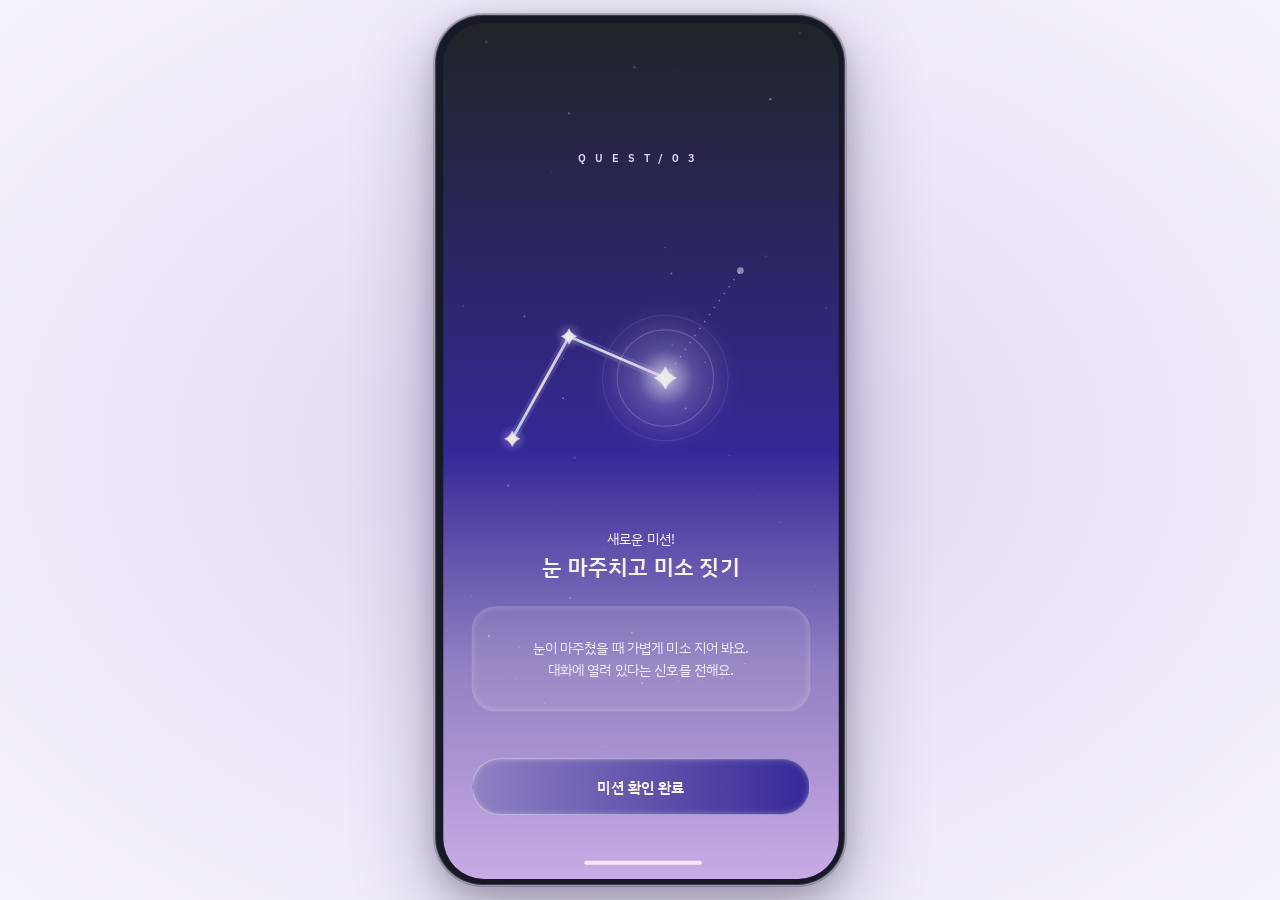
<file: modules/mission/native-flow.html>
<!doctype html>
<html lang="ko">
<head>
<meta charset="utf-8">
<meta name="viewport" content="width=device-width, initial-scale=1,viewport-fit=cover">
<meta name="color-scheme" content="dark">
<!-- Figma typography: IBM Plex Sans KR 400/500/600/700; IBM Plex Sans SemiBold 600 for kicker. -->
<link rel="preconnect" href="https://fonts.googleapis.com">
<link rel="preconnect" href="https://fonts.gstatic.com" crossorigin>
<link href="https://fonts.googleapis.com/css2?family=IBM+Plex+Sans+KR:wght@400;500;600;700&family=IBM+Plex+Sans:wght@600&display=swap" rel="stylesheet">
<title>LinkX | Mission 03→04 · Shared Reward</title>
<style>
/*
 * LINKX / Mission · Reward · source SVG and native Figma prototype sequence
 * Figma: IRJ7lGiMvKZwZ5aTitqQQa / 구동용 페이지_세인 + 컴포넌트
 * Reference 390x844. UXSD W12 device: iPhone 15 393x852.
 * Standalone: no Figma network/iframe dependency, SVG vector layers are inline. Google Fonts loads the original IBM Plex families when connected.
 * External entry: window.LinkXMissionReward.goMission(3) or modules/mission/index.html?step=3#mission
 * Host may provide window.LinkXMissionReward.onNavigate = (route, payload)=>true.
 */
:root{
  --dev-name:"모바일 — iPhone 15";
  --dev-w:393px;
  --dev-h:852px;
  --design-w:390px;
  --design-h:844px;
  --cream:#f8f3e6;
  --opal:#e0d7fc;
  --violet:#a5a1ea;
  --ink:#202426;
  --ease:cubic-bezier(.2,.8,.2,1);
  --screen-trans:240ms;
  --press-time:100ms;
}
*{box-sizing:border-box}
html,body{margin:0;min-height:100%;font-family:"IBM Plex Sans KR","Apple SD Gothic Neo","Malgun Gothic",system-ui,sans-serif}
body{color:#222;overflow:hidden;background:#f2eff8}
button{font:inherit;cursor:pointer}
button:focus-visible,a:focus-visible{outline:3px solid #f9e58b!important;outline-offset:3px;z-index:20}
#shell{display:grid;grid-template-columns:275px minmax(0,1fr);height:100dvh;min-height:0}
#panel{min-width:0;overflow-y:auto;background:#f9f7fd;border-right:1px solid #e7e0f2;padding:22px 17px 20px;box-shadow:5px 0 20px #24164f0a;z-index:3}
.brand{font-weight:900;font-size:26px;letter-spacing:-1.5px;color:#352585}.brand small{font-size:10px;letter-spacing:1.5px;vertical-align:middle;background:#e6dff7;border-radius:8px;padding:5px;margin-left:5px}
.panel-sub{font-size:12px;color:#706887;line-height:1.7;margin:12px 0 22px}
.panel-group{border-top:1px solid #e5e0ed;padding:15px 0}
.panel-group h2{font-size:11px;letter-spacing:1.8px;color:#767082;margin:0 0 10px;text-transform:uppercase}
.control-grid{display:grid;grid-template-columns:1fr 1fr;gap:7px}
.control-grid button,.control-stack button,.toggle-button{border:1px solid #d6cde6;background:#fff;color:#3d3066;border-radius:10px;padding:10px 7px;font-size:12px;font-weight:600;min-height:43px;text-align:center;transition:background-color 100ms,transform 100ms}
.control-grid button:hover,.control-stack button:hover{background:#eee9fb}
.control-grid button:active,.control-stack button:active{transform:scale(.97)}
.control-stack{display:grid;gap:7px}
.control-grid button.selected{background:#e4dcfa;border-color:#9183cf;color:#2f207d}
.small-note{font-size:11px;line-height:1.6;color:#72698a;margin:8px 0 0}
#panel .flag{font:10px monospace;color:#85809c}
#viewport{display:grid;place-items:center;position:relative;min-width:0;min-height:0;overflow:hidden;background:radial-gradient(ellipse at 50% 45%,#e5dcf7 0%,#f3f0f9 65%)}
#phoneWrap{width:393px;height:852px;position:relative;flex:none;transform-origin:center center}
#phone{position:relative;width:393px;height:852px;overflow:hidden;border-radius:46px;background:#211f47;box-shadow:0 18px 50px #21135136,0 0 0 1px #ffffff80}
#stage{position:absolute;left:1.5px;top:4px;width:390px;height:844px;overflow:hidden;isolation:isolate;background:linear-gradient(180deg,#1e2426 0%,#252239 17%,#31267d 35%,#4433a0 47%,#755db8 61%,#ad93d0 77%,#d5b7e9 100%);color:var(--cream)}
#stage::before{content:"";position:absolute;inset:0;z-index:-1;background:radial-gradient(ellipse 280px 180px at 43% 52%,#3b2b9e66 0%,transparent 100%)}
#stars{position:absolute;inset:0;pointer-events:none;z-index:0}
.particle{position:absolute;border-radius:50%;background:#efeafd;box-shadow:0 0 6px #d3c3ff77;opacity:var(--o,.35);width:var(--s,2px);height:var(--s,2px)}
#ios{position:absolute;top:0;left:0;right:0;height:44px;z-index:9;pointer-events:none;color:#fff;font-family:Arial,system-ui,sans-serif;font-weight:700;font-size:14px}
#ios .clock{position:absolute;left:36px;top:13px;font-size:14px;letter-spacing:-.1px}
#ios .notch{position:absolute;top:-1px;left:112px;width:166px;height:32px;background:#1f2427;border-radius:0 0 22px 22px}
#ios .signals{position:absolute;right:35px;top:12px;display:flex;gap:5px;align-items:center}
#ios .signals svg{display:block}
#homeIndicator{position:absolute;bottom:13px;left:139px;width:112px;height:4px;border-radius:99px;background:#f6e8f2;z-index:11;pointer-events:none}
#scene{position:absolute;inset:0;z-index:1}
.screen{position:absolute;inset:0;display:none}
.screen.active{display:block;animation:screenIn 240ms var(--ease) both} .screen.active.figma-transition{animation:none;opacity:1}
@keyframes screenIn{from{opacity:.25}to{opacity:1}}
.kicker{font-family:"IBM Plex Sans",sans-serif;font-size:11px;font-weight:600;letter-spacing:8.8px;text-align:center;color:#f7efff;text-shadow:0 1px 8px #fff3;white-space:nowrap}
/* Mission composition, based on Figma 01A/02A/03A/04A */
#missionFrame .kicker{position:absolute;top:127px;left:18px;right:18px}
#constellation{position:absolute;top:186px;left:0;width:390px;height:300px;overflow:visible;pointer-events:none}
#constellation .trail{stroke:#e9dcff;stroke-width:2.1;stroke-linecap:round;fill:none;filter:url(#lineGlow);opacity:.93}
#constellation .trail-shadow{stroke:#c7b7ff;stroke-width:7;stroke-linecap:round;fill:none;filter:url(#blurGlow);opacity:.22}
#constellation .ghost{stroke:#b9b5ec;stroke-width:1;stroke-dasharray:2.5 7;fill:none;opacity:.44}
#constellation .diamond{fill:#f8efff;filter:url(#starGlow)}
#constellation .starlet{opacity:0;transition:opacity .25s var(--ease)}
#constellation .starlet.earned{opacity:1}
#constellation .halo-ring{fill:none;stroke:#ddd1ff;stroke-width:.9;opacity:.26;transform-box:fill-box;transform-origin:center}
#constellation .halo-core{fill:url(#starHalo);opacity:.7}
#orbitHalo{position:absolute;left:68px;top:410px;z-index:2;pointer-events:none;width:122px;height:122px;transform:translate(-50%,-50%);transition:left .32s linear,top .32s linear,opacity .23s var(--ease)}
#orbitHalo .orb-wash{position:absolute;inset:1px;border-radius:50%;background:radial-gradient(circle,#ddc6ff8e 0%,#c9b0ff36 30%,#b9a7ff08 66%,transparent 76%);filter:blur(5px);opacity:.9}
#orbitHalo .orb-ring{position:absolute;border:1px solid #d2c7ff55;border-radius:50%;inset:3px;box-shadow:0 0 25px #aaa2f53d}
#orbitHalo .orb-ring.inner{inset:19px;border-color:#eee5ff4d}
#orbitHalo.pulse .orb-wash{animation:missionHalo .72s ease-in-out both}
#orbitHalo.pulse .orb-ring{animation:ringBreath .72s ease-in-out both}
@keyframes missionHalo{0%{transform:scale(.93);opacity:.55}50%{transform:scale(1.08);opacity:.94}100%{transform:scale(1);opacity:.82}}
@keyframes ringBreath{0%{opacity:.24;transform:scale(.95)}58%{opacity:.56;transform:scale(1.04)}100%{opacity:.37;transform:scale(1)}}
.mission-copy{position:absolute;left:28px;width:334px;top:498px;text-align:center;opacity:0;transform:translateY(12px);transition:opacity .38s var(--ease),transform .38s var(--ease)}
.mission-copy.visible{opacity:1;transform:translateY(0)}
.mission-copy .eyebrow{font-size:14px;line-height:22px;margin:0 0 1px;color:#fff5f9}
.mission-copy h1{font-size:22px;line-height:30px;margin:0;font-weight:600;letter-spacing:0}
.glass{background:linear-gradient(135deg,#c0b1f433,#ffedff19);border:1px solid #e9ddff69;box-shadow:inset 0 1px 1px #ffffff20,0 1px 9px #24125508;border-radius:24px;backdrop-filter:blur(8px)}
.mission-description{position:absolute;left:28px;top:575px;width:334px;height:104px;display:flex;align-items:center;justify-content:center;padding:16px 27px;text-align:center;white-space:pre-line;font-size:14px;line-height:22px;color:#f1eafd;font-weight:400;opacity:0;transform:translateY(10px);transition:opacity .38s var(--ease),transform .38s var(--ease)}
.mission-description.visible{opacity:1;transform:translateY(0)}
.btn{border:1px solid #dfd2fdc9;border-radius:27px;display:flex;align-items:center;justify-content:center;text-align:center;font-family:inherit;font-weight:650;color:var(--cream);background:linear-gradient(120deg,#9d81c65e,#30238add);box-shadow:inset 0 1.5px 2px #fff6,0 4px 15px #1e16451b;min-height:44px;text-decoration:none;transition:transform var(--press-time) ease,filter var(--press-time) ease,background-color var(--press-time) ease}
.btn:hover{filter:brightness(1.07)}.btn:active{transform:scale(.97);filter:brightness(.89)}
.primary{background:linear-gradient(110deg,#6e57b8b8 0%,#3c2a9aee 60%,#2c238b 100%)}
.secondary{background:linear-gradient(125deg,#d6c8ed67,#9b8bc58c)}
.btn[disabled]{cursor:default;opacity:.55}
#missionConfirm{position:absolute;top:725px;left:28px;width:334px;height:56px;font-size:15px;opacity:0;transform:translateY(8px);pointer-events:none;transition:opacity .36s var(--ease),transform .36s var(--ease)}
#missionConfirm.visible{opacity:1;transform:none;pointer-events:auto}
/* Reward: vector artwork taken from the visible Figma reference ribbon, not a redesigned icon. */
#rewardHead{position:absolute;top:126px;width:100%;left:0;text-align:center}
#rewardHead h1{position:absolute;left:0;top:23px;width:100%;font-size:30px;line-height:38px;font-weight:700;letter-spacing:0;margin:0;color:#faf3e7}
#rewardSymbol{position:absolute;left:50%;top:316px;width:266px;height:266px;transform:translate(-50%,-50%);pointer-events:none}
#rewardSymbol button{pointer-events:auto}
.reward-wash{position:absolute;inset:4px;border-radius:50%;background:radial-gradient(circle,#ecddff78 1%,#d1bbff42 27%,#ad9dfd22 45%,transparent 72%);opacity:.21;transform:scale(.66);filter:blur(10px);transition:opacity .46s ease-out,transform .46s ease-out}
.reward-ring{position:absolute;border-radius:50%;border:1px solid #e7ddff31;opacity:.35;inset:64px;transition:inset .46s ease-out,opacity .46s ease-out}
.reward-ring.inside{inset:86px;opacity:.28}
#rewardOrb{position:absolute;left:50%;top:50%;width:74px;height:74px;transform:translate(-50%,-50%);border:0;background:transparent;padding:0;cursor:pointer;display:flex;align-items:center;justify-content:center}
#rewardOrb svg{width:33px;height:33px;filter:drop-shadow(0 0 11px #ece2ff88);transition:opacity .25s ease-out}
#rewardOrb:active{transform:translate(-50%,-50%) scale(.97)}
#rewardSymbol.bright .reward-wash{opacity:.95;transform:scale(1.35)}
#rewardSymbol.bright .reward-ring{inset:16px;opacity:.7}
#rewardSymbol.bright .reward-ring.inside{inset:41px;opacity:.52}
#rewardSymbol.bloom .reward-wash{opacity:1;transform:scale(1.48);filter:blur(12px)}
#rewardSymbol.bloom .reward-ring{inset:7px;opacity:.48}
#rewardSymbol.bloom .reward-ring.inside{inset:35px;opacity:.45}
#rewardSymbol.badged .reward-wash{opacity:.82;transform:scale(.93);filter:blur(9px)}
#rewardSymbol.badged .reward-ring{inset:46px;opacity:.26}
#rewardSymbol.badged .reward-ring.inside{inset:67px;opacity:.22}
#rewardSymbol.badged #rewardOrb{opacity:0;pointer-events:none}
#ribbonBadge{position:absolute;left:28.73px;top:41.02px;width:210px;height:214px;transform:none;opacity:0;filter:drop-shadow(0 0 16px #c9bcff80);transition:opacity .48s ease-out,filter .7s ease-out}
#rewardSymbol.badged #ribbonBadge{opacity:1}
#rewardSymbol.settled #ribbonBadge{filter:drop-shadow(0 0 10px #b0a5ff72)}
#rewardHint{margin:0;position:absolute;top:467px;left:26px;right:26px;font-size:12px;line-height:17px;text-align:center;color:#f2e9ff;min-height:17px;transition:opacity .22s}
#rewardDesc{position:absolute;left:28px;top:500px;width:334px;min-height:116px;padding:20px;text-align:left;opacity:0;transform:translateY(9px);transition:opacity .36s var(--ease),transform .36s var(--ease);pointer-events:none}
#rewardDesc.visible{opacity:1;transform:translateY(0);pointer-events:auto}
#rewardDesc h2{font-size:17px;line-height:24px;margin:0 0 5px;font-weight:600;letter-spacing:-.5px;color:#fff5fc}
#rewardDesc p{margin:0;font-size:14px;line-height:22px;color:#eee6fd;white-space:pre-line}
#rewardActions{position:absolute;left:28px;top:632px;width:334px;display:grid;grid-template-columns:141px 185px;gap:8px;opacity:0;transform:translateY(9px);transition:opacity .36s var(--ease),transform .36s var(--ease);pointer-events:none}
#rewardActions.visible{opacity:1;transform:none;pointer-events:auto}
#rewardActions .btn{height:52px;font-size:12px;white-space:nowrap}
#nextMission{position:absolute;left:28px;top:726px;width:334px;height:56px;font-size:15px;opacity:0;transform:translateY(9px);transition:opacity .4s var(--ease),transform .4s var(--ease);pointer-events:none}
#nextMission.visible{opacity:1;transform:none;pointer-events:auto}
/* Reward decorate popup — no blur of the existing screen */
#decorateOverlay{position:absolute;inset:0;z-index:7;display:none;pointer-events:none}
#decorateOverlay.visible{display:block;pointer-events:auto}
#decorateModal{position:absolute;left:25px;top:500px;width:340px;height:309px;border-radius:29px;background:linear-gradient(175deg,#2d2550e8,#60558dd9);border:1.5px solid #ddd5ffde;box-shadow:0 0 0 3px #ffffff16,0 0 24px #d2bbfa75,inset 0 1px 13px #b5a9ee4d;text-align:center;transform:translateY(76px);opacity:0;transition:transform .41s cubic-bezier(.18,.72,.29,1),opacity .33s ease-out}
#decorateOverlay.visible #decorateModal{transform:translateY(0);opacity:1}
.dec-icon{width:68px;height:68px;margin:22px auto 5px;display:grid;place-items:center;color:#f6ebff}
#decorateModal h2{font-size:22px;font-weight:750;margin:6px 0 4px;letter-spacing:-.5px}
#decorateModal p{font-size:14px;margin:0 0 13px}
#decorateModal .btn{width:284px;margin:5px auto 0;height:47px;font-size:14px;min-height:0}
#decorateModal .later{height:42px;background:linear-gradient(110deg,#d7d1e02b,#b7a6c952);color:#f4eafd}
/* Loading and failure preserve the reward-loading template */
#systemFrame .system-card{position:absolute;left:29px;top:268px;width:328px;height:292px;border-radius:29px;background:linear-gradient(130deg,#2c255caa,#2a264cbb);border:1px solid #d7ceffb5;box-shadow:0 0 0 3px #f4e2ff18,0 0 27px #cab4ff84,inset 0 0 19px #dfd5ff1a}
.system-kicker{position:absolute;left:16px;right:16px;top:21px}
#loadingContent .spinner-slot{position:absolute;left:127px;top:56px;width:74px;height:72px;overflow:visible;display:grid;place-items:center}
.spinner{width:75px;height:75px;border-radius:50%;background:conic-gradient(from -11deg,#efe5ff 0deg,#d2c4fb 38deg,#b5abed87 110deg,#9387d034 210deg,#8f84c918 290deg,#8f84c900 360deg);-webkit-mask:radial-gradient(farthest-side,transparent calc(100% - 4px),#000 calc(100% - 3px));mask:radial-gradient(farthest-side,transparent calc(100% - 4px),#000 calc(100% - 3px));animation:spinCW 1.12s linear infinite}
@keyframes spinCW{to{transform:rotate(360deg)}}
.system-title{position:absolute;left:15px;right:15px;top:147px;font-size:19px;font-weight:700;line-height:27px;text-align:center}
.system-message{position:absolute;left:16px;right:16px;top:192px;height:78px;display:grid;place-items:center;padding:12px 15px;font-size:14px;line-height:22px;color:#f2eafa;text-align:center}
#errorContent{display:none}
.error-close{position:absolute;top:8px;right:9px;width:44px;height:44px;border:0;background:none;color:#e6dfff;font-size:25px;line-height:1;cursor:pointer}
.error-icon{position:absolute;top:59px;left:127px;width:74px;height:72px;border:0;background:none;color:#e0d7fc;display:grid;place-items:center;padding:0;cursor:default}
.error-icon svg{width:59px;height:59px;position:absolute;transition:opacity .3s ease-out,transform .3s ease-out}
#errorWarning{opacity:1;transform:rotate(0)}#errorRetry{opacity:0;transform:rotate(-32deg)}
.error-icon.ready{cursor:pointer}
.error-icon.ready #errorWarning{opacity:0;transform:rotate(32deg)}
.error-icon.ready #errorRetry{opacity:1;transform:rotate(0)}
/* Separate reward info: non-fictional text-only detail, returns to Figma reward state */
#detailOverlay{display:none;position:absolute;inset:0;z-index:8;background:linear-gradient(180deg,#191e2ce9,#302483f5 60%,#a18ed2f5 100%);padding:91px 25px 54px;text-align:center}
#detailOverlay.visible{display:block;animation:screenIn var(--screen-trans) var(--ease)}
#detailOverlay .back{position:absolute;top:59px;left:22px;background:none;border:0;color:#fff;font-size:25px}
#detailOverlay h2{font-size:22px;margin:25px 0 13px}
#detailOverlay .detail-summary{padding:21px 20px;text-align:center;line-height:1.9;margin-top:30px;white-space:pre-line;font-size:14px}
#detailOverlay .btn{position:absolute;bottom:72px;left:27px;width:334px;height:56px}
/* Placeholder for team integration, deliberately labeled as such */
#routeNotice{position:absolute;inset:0;background:#262248f5;z-index:12;display:none;align-items:center;justify-content:center;padding:25px}
#routeNotice.visible{display:flex;animation:screenIn .24s var(--ease)}
#routeNotice .system-card{max-width:335px;text-align:center;position:static;padding:34px 23px;width:100%;height:auto;border-radius:28px;background:linear-gradient(150deg,#342c66ed,#4c3a91ec);border:1px solid #c5b7f2ad;box-shadow:0 0 24px #9e88d751}
#routeNotice h2{font-size:19px;margin:0 0 13px}#routeNotice p{font-size:13px;line-height:1.8;white-space:pre-line}
#routeNotice .btn{width:100%;margin-top:23px}
#toast{position:absolute;top:51px;left:50%;transform:translateX(-50%) translateY(-8px);z-index:15;opacity:0;pointer-events:none;color:#fff;white-space:nowrap;font-size:12px;background:#302b64e6;padding:8px 15px;border:1px solid #cfc2f18c;border-radius:18px;transition:transform .2s,opacity .2s}
#toast.show{opacity:1;transform:translateX(-50%) translateY(0)}
/* PDF QA rules: no horizontal overflow, focus states, minimum 44x44 click area, reduce motion. */
.visually-hidden{position:absolute!important;width:1px;height:1px;overflow:hidden;clip:rect(0,0,0,0);white-space:nowrap}
@media (max-width:640px){
  #shell{display:block}#panel{display:none}
  #viewport{width:100vw;height:100dvh;background:#16141d}
  #phone{border-radius:0;box-shadow:none}
  #phoneWrap{overflow:visible}
}
@media (prefers-reduced-motion:reduce){
 *,*::before,*::after{animation:none!important;transition:none!important;scroll-behavior:auto!important}
 .spinner{border:3px solid #b1a4e8;border-top-color:#efe3ff;background:none;mask:none;-webkit-mask:none}
}

/* FINAL: Figma 390×844 frame fills the viewport, no black device mockup or sidebars. */
html,body{width:100%;height:100%;overflow:hidden;background:linear-gradient(180deg,#202426 0%,#352897 50%,#9180c3 75%,#c9abe5 100%)}
#shell{display:block;position:fixed;inset:0;width:100%;height:100%;overflow:hidden}
#panel{display:none!important}
#viewport{position:absolute;inset:0;width:100%;height:100%;min-width:0;min-height:0;background:linear-gradient(180deg,#202426 0%,#352897 50%,#9180c3 75%,#c9abe5 100%);overflow:hidden}
#phoneWrap{position:absolute;left:50%;top:50%;width:390px;height:844px;transform-origin:center center}
#phone{position:absolute;inset:0;width:390px;height:844px;border-radius:0;box-shadow:none;background:transparent}
#stage{position:absolute;top:0;left:0;width:390px;height:844px;border-radius:0;overflow:hidden;background:linear-gradient(180deg,#202426 0%,#352897 50%,#9180c3 75%,#c9abe5 100%)}
#stage::before{display:none}
#ios .notch{left:105.56px;width:176.8px;height:33.28px;top:0;border-radius:0 0 20px 20px}
#homeIndicator{left:139px;width:116.48px;bottom:13.8px;height:4.16px}
#constellation{top:90px;left:0;width:390px;height:520px;overflow:visible}
#constellation .trail{stroke-width:2.8;opacity:.88;filter:none}
#constellation .trail-shadow{stroke-width:9;opacity:.16;filter:none}
#constellation .diamond{filter:none;stroke:#e0d7fc;stroke-width:.75px;stroke-opacity:.7}
#orbitHalo .orb-wash{background:radial-gradient(circle,#f3f0e7a8 0%,#d6c9f338 38%,#c9abe500 100%);filter:none;opacity:.47}
#orbitHalo .orb-ring{box-shadow:none;border:1px solid #b8e1fa3c;opacity:.5}
#orbitHalo .orb-ring.inner{border-color:#e0d7fc6b;opacity:.65}
.particle{background:#f8f3e6;box-shadow:none}
#rewardSymbol{position:absolute;left:28px;top:203px;width:334px;height:248px;transform:none;pointer-events:none;overflow:visible}
#rewardSymbol .reward-wash,#rewardSymbol .figma-glow-main,#rewardSymbol .figma-glow-inner,#rewardSymbol .reward-ring{position:absolute;inset:auto;box-sizing:border-box;border-radius:50%;transform:none;transition-property:left,top,width,height,opacity;transition-duration:0ms;transition-timing-function:ease-out;will-change:left,top,width,height,opacity}
#rewardSymbol .reward-wash{background:radial-gradient(circle,#f3f0e794 0%,#e0d7fc3d 37%,#c9abe500 100%);filter:blur(17px)}
#rewardSymbol .figma-glow-main{background:rgba(201,171,229,.19);filter:blur(32px)}
#rewardSymbol .figma-glow-inner{background:rgba(248,243,230,.29);filter:blur(24px)}
#rewardSymbol .reward-ring{background:none;border:.95px solid rgba(184,225,250,.22);box-shadow:none}
#rewardSymbol .reward-ring.inside{border:1.05px solid rgba(224,215,252,.36);box-shadow:none}
#rewardSymbol #rewardOrb{position:absolute;left:131px;top:88px;width:72px;height:72px;transform:none;opacity:1;transition:none}
#rewardSymbol #rewardOrb:active{transform:scale(.97)}
#rewardSymbol #rewardOrb svg{width:32px;height:32px;opacity:.42;filter:none;transition-property:opacity;transition-duration:0ms}
#rewardSymbol #ribbonBadge{position:absolute;left:144.9px;top:108.7px;width:89.15px;height:91px;opacity:0;filter:none;transform:none;transition-property:left,top,width,height,opacity;transition-duration:0ms;transition-timing-function:ease-out}
#rewardSymbol.bloom .reward-wash,#rewardSymbol.bright .reward-wash,#rewardSymbol.badged .reward-wash{transform:none;filter:blur(17px)}
#rewardSymbol.badged #rewardOrb{opacity:1;pointer-events:none}
#rewardSymbol.settled #ribbonBadge{filter:none}
#rewardDesc{transform:none;transition:opacity .48s ease-out}
#rewardActions,#nextMission{transform:none;transition:opacity .72s ease-out}
#rewardDesc.visible,#rewardActions.visible,#nextMission.visible{transform:none}
#rewardDesc{border:1px solid rgba(248,243,230,.14);background:rgba(248,243,230,.08);box-shadow:inset 0 0 6px rgba(248,243,230,.25);backdrop-filter:none;border-radius:24px}
#rewardDesc h2{margin-bottom:6px;letter-spacing:0;line-height:23.8px}
#rewardDesc p{line-height:21.7px;color:rgba(248,243,230,.88)}
#rewardActions .btn{background:linear-gradient(90deg,rgba(201,171,229,.07),rgba(248,243,230,.15));border:1.15px solid rgba(255,255,255,.58);box-shadow:inset 0 0 8px rgba(248,243,230,.35);border-radius:24px}
#nextMission{background:linear-gradient(116.7deg,#9180c3,#352897 97.087%);border:1px solid rgba(255,255,255,.86);box-shadow:inset 0 0 9px rgba(238,233,255,.38);border-radius:28px}
#missionConfirm{background:linear-gradient(116.7deg,#9180c3,#352897 97.087%);border:1px solid rgba(255,255,255,.86);box-shadow:inset 0 0 9px rgba(238,233,255,.38);border-radius:28px}
.mission-description{background:rgba(248,243,230,.08);border:1px solid rgba(248,243,230,.14);box-shadow:inset 0 0 6px rgba(248,243,230,.25);backdrop-filter:none;border-radius:24px}
#rewardOrb{touch-action:manipulation}
#phoneWrap,#stage,#viewport{backface-visibility:hidden}
/* Optional QA controls: ?debug=1, overlay without narrowing the UI. */
body.debug #panel{display:block!important;position:fixed;left:10px;top:10px;z-index:100;width:245px;max-height:calc(100dvh - 20px);overflow-y:auto;border-radius:16px;box-shadow:0 6px 36px #130d3a6b;background:#f9f7fdf8}
body.debug #phoneWrap{z-index:1}
@media(max-width:640px){#viewport{width:100%;height:100dvh;background:linear-gradient(180deg,#202426,#352897 50%,#9180c3 75%,#c9abe5)}#phone{border-radius:0;box-shadow:none}}


/* Native Figma layers — accurate geometry, strokes, gradients and filter half-radii. */
html,body{font-family:"IBM Plex Sans KR","Apple SD Gothic Neo","Malgun Gothic",sans-serif!important}
.kicker{font-family:"IBM Plex Sans",sans-serif!important;color:#E0D7FC;text-shadow:none;letter-spacing:8.8px;font-weight:600}
#missionFrame .kicker{top:126px;left:28px;right:28px}
#orbitHalo{width:170px;height:170px;left:68px;top:410px;transform:translate(-50%,-50%);transition:left .315s linear,top .315s linear,opacity .25s ease-out;pointer-events:none}
#missionHaloSvg{width:170px;height:170px;overflow:visible}
#orbitHalo.pulse #figmaMissionHaloMorph{animation:figmaHaloPulse .71s cubic-bezier(.42,0,.58,1) both;transform-origin:center}
@keyframes figmaHaloPulse{0%{opacity:.77;transform:scale(.96)}50%{opacity:1;transform:scale(1.035)}100%{opacity:1;transform:scale(1)}}
#constellation{top:90px;left:0;width:390px;height:520px}
#figmaRewardHalos{position:absolute;inset:0;overflow:visible;pointer-events:none}
#rewardSymbol #rewardOrb{left:131px;top:88px;width:72px;height:72px;pointer-events:auto;z-index:4}
#rewardSymbol #ribbonBadge{z-index:2}
#rewardSymbol .reward-wash,#rewardSymbol .reward-ring,#rewardSymbol .figma-glow-main,#rewardSymbol .figma-glow-inner{display:none!important}
.mission-copy .eyebrow{font-family:"IBM Plex Sans KR",sans-serif;font-weight:400}
.mission-copy h1{font-family:"IBM Plex Sans KR",sans-serif;font-weight:600}
#rewardHead h1{font-family:"IBM Plex Sans KR",sans-serif;font-weight:700;color:#F8F3E6}
#rewardDesc h2{font-weight:600}
#rewardDesc p{font-weight:400}
#missionConfirm,#nextMission,#rewardActions .btn{font-weight:600}
#stage,#viewport,html,body{background-image:linear-gradient(180deg,#202426 0%,#352897 50%,#9180C3 75%,#C9ABE5 100%)!important}
#rewardSymbol{transform:none}
@media(max-width:650px){#stage{border-radius:0}}


/* Independent preview controls: visible desktop sidebar + mobile toggle. */
#shell{display:grid!important;grid-template-columns:275px minmax(0,1fr)!important;position:fixed;inset:0;width:100%;height:100dvh;overflow:hidden}
#panel{display:block!important;position:relative!important;left:auto!important;top:auto!important;z-index:100;overflow-y:auto;width:auto!important;max-height:100dvh!important;background:#f9f7fd!important;border-right:1px solid #e7e0f2;padding:22px 17px 20px;color:#222;box-shadow:5px 0 20px #24164f0a!important;border-radius:0!important}
#viewport{position:relative!important;inset:auto!important;width:auto!important;height:100dvh!important;min-width:0;min-height:0;overflow:hidden;background:linear-gradient(180deg,#202426 0%,#352897 50%,#9180C3 75%,#C9ABE5 100%)}
#qaMenuToggle{display:none;position:fixed;z-index:120;top:12px;left:12px;padding:10px 13px;border:1px solid rgba(233,225,255,.65);border-radius:12px;background:rgba(34,24,94,.84);color:#fff;font-size:12px;box-shadow:0 2px 16px #25194d45;backdrop-filter:blur(10px)}
#qaMenuToggle span{margin-left:7px}
#panel .control-grid button.selected{background:#e4dcfa;border-color:#9183cf;color:#2f207d}
/* Latest Figma live button fills. The mission button has lighter 52%-opaque stroke. */
#missionConfirm{background:linear-gradient(90deg,#9180C3 0%,#352897 100%)!important;border:1px solid rgba(237,240,255,.52)!important;box-shadow:inset 0 0 6.24px rgba(248,243,230,.34)!important}
#nextMission{background:linear-gradient(90deg,#9180C3 0%,#352897 100%)!important;border:1px solid rgba(255,255,255,.86)!important;box-shadow:inset 0 0 9px rgba(238,233,255,.38)!important}
#rewardActions .btn{background:linear-gradient(90deg,rgba(201,171,229,.07),rgba(248,243,230,.15));border:1.15px solid rgba(255,255,255,.58)}
#decorateOverlay .btn.primary{background:linear-gradient(90deg,#9180C3,#352897)}
@media(max-width:699px){
 #shell{display:block!important}
 #viewport{position:absolute!important;inset:0!important;width:100%!important;height:100dvh!important}
 #qaMenuToggle{display:block}
 #panel{display:none!important;position:fixed!important;top:0!important;bottom:0!important;left:0!important;width:min(290px,85vw)!important;max-height:100dvh!important;padding-top:64px;box-shadow:8px 0 28px #1b124e55!important}
 body.qa-open #panel{display:block!important}
 body.qa-open #qaMenuToggle{left:12px;top:12px}
}


/* 2026-11-21. Origin-derived Figma fixes; preserving native UI, adding desktop-only device framing. */
#decorateOverlay{display:none;position:absolute;inset:0;z-index:7;overflow:hidden;pointer-events:none}
#decorateOverlay.visible{display:block;pointer-events:auto}
#decorateGlow{position:absolute;left:25px;top:501px;width:336px;height:310px;border-radius:28px;border:1px solid rgba(237,240,255,.68);box-shadow:0 0 22px rgba(180,182,252,.68),0 0 48px rgba(224,215,252,.24);opacity:1;pointer-events:none}
#decorateTopHighlight{position:absolute;left:90.5px;top:498px;width:205px;height:24px;border-radius:50%;background:radial-gradient(ellipse at center,rgba(248,243,230,.68) 0%,rgba(224,215,252,.48) 20%,rgba(224,215,252,0) 100%);opacity:.6;pointer-events:none}
#decorateModal{position:absolute;left:29px;top:505px;width:328px;height:302px;border-radius:26px;background:rgba(32,36,38,.4);border:1px solid rgba(248,243,230,.18);box-shadow:0 6px 20px rgba(10,9,33,.16);transform:none!important;transition:none!important;opacity:1;overflow:hidden;text-align:center;backdrop-filter:none}
#decorateOverlay.visible #decorateModal{transform:none;opacity:1}
#decorateModal .dec-icon{position:absolute;left:130px;top:28px;width:68px;height:68px;margin:0;border-radius:50%;display:grid;place-items:center}
#decorateModal .dec-icon svg{display:block;width:68px;height:68px}
#decorateModal h2{position:absolute;top:119px;left:22px;width:284px;height:31px;margin:0;font-size:22px;font-weight:600;line-height:29.7px;letter-spacing:0;color:#fff9ff}
#decorateModal p{position:absolute;top:155px;left:22px;width:284px;height:23px;margin:0;font-size:14px;font-weight:400;line-height:21.7px;color:rgba(224,217,246,.94)}
#decorateModal .btn{position:absolute;left:22px;margin:0;width:284px;min-height:0;display:grid;place-items:center;font-weight:600;font-size:14px}
#decorateModal #toMain{top:191px;height:48px;border-radius:24px;background:linear-gradient(116.7deg,#9180C3 0%,#352897 97.087%);border:1px solid rgba(224,215,252,.72);box-shadow:inset 0 0 8px rgba(241,234,255,.28)}
#decorateModal #decorateLater{top:244px;height:42px;border-radius:21px;background:rgba(224,215,252,.1);border:1px solid rgba(224,215,252,.36);box-shadow:inset 0 0 8px rgba(249,245,255,.1)}
#systemFrame .system-card{position:absolute;left:29px;top:268px;width:328px;height:292px;border-radius:24px;border:1px solid rgba(248,243,230,.18);background:rgba(32,36,38,.4);box-shadow:none;isolation:isolate}
#systemFrame .system-card::before{content:"";position:absolute;left:-5px;top:-5px;width:336px;height:300px;border:1px solid rgba(237,240,255,.68);border-radius:28px;box-shadow:0 0 22px rgba(180,182,252,.68),0 0 48px rgba(224,215,252,.24);pointer-events:none;z-index:-1}
#systemFrame .system-card::after{content:"";position:absolute;left:62.5px;top:-8px;width:205px;height:24px;border-radius:50%;background:radial-gradient(ellipse,rgba(248,243,230,.68) 0%,rgba(224,215,252,.48) 20%,transparent 100%);opacity:.6;pointer-events:none;z-index:1}
#loadingContent .spinner-slot{left:127px;top:56px;width:74px;height:72px;display:grid;place-items:center;overflow:visible}
#loadingContent .spinner{width:74px;height:72px;border:0;display:block;border-radius:0;background:none!important;mask:none!important;-webkit-mask:none!important;animation:figmaSpinnerClockwise 1040ms linear infinite;transform-origin:50% 50%;filter:none;box-shadow:none}
@keyframes figmaSpinnerClockwise{from{transform:rotate(0deg)}to{transform:rotate(360deg)}}
.error-icon{left:127px;top:56px;width:74px;height:72px}
.error-icon svg{position:absolute;transition:opacity .3s cubic-bezier(0,0,.58,1);transform:none!important}
#errorWarning{width:74px;height:72px;opacity:1}
#errorRetry{width:56px;height:56px;opacity:0}
.error-icon.ready #errorWarning{opacity:0}
.error-icon.ready #errorRetry{opacity:1}
#orbitHalo{position:absolute;width:170px;height:170px;left:68px;top:410px;transform:translate(-50%,-50%);pointer-events:none}
#missionHaloSvg{width:170px;height:170px;overflow:visible}
#orbitHalo.pulse #figmaMissionHaloMorph{animation:none!important}
#figmaMissionHaloMorph circle{transition-property:r,opacity;transition-duration:0ms;transition-timing-function:linear}
#missionKicker{transition:opacity .235s ease-in-out}
#missionNucleus{position:absolute;left:64px;top:406px;width:8px;height:8px;border-radius:50%;background:#F3F0E7;box-shadow:0 0 13px 3px rgba(201,171,229,.56);opacity:0;pointer-events:none;z-index:3}
@media(prefers-reduced-motion:reduce){#loadingContent .spinner{animation:none!important;background:none!important;border:0!important;mask:none!important;-webkit-mask:none!important}}


/* Figma 05-05: the reward applied-screen title remains, but description + three actions fade away behind the modal. */
#decorateAppliedTitle{position:absolute;top:460px;left:28px;width:334px;height:30px;margin:0;text-align:center;color:#F8F3E6;font-size:22px;line-height:30px;font-weight:600;opacity:0;pointer-events:none;transition:opacity .14s cubic-bezier(.42,0,.58,1)}
#rewardFrame.decorating #decorateAppliedTitle{opacity:1}
#rewardFrame.decorating #rewardDesc,#rewardFrame.decorating #rewardActions,#rewardFrame.decorating #nextMission{opacity:0;pointer-events:none;transition:opacity .14s cubic-bezier(.42,0,.58,1)}

/* 2026-11-21 / targeted revision: preview shell + native Figma top-rim highlights. */
/* Desktop QA: restore iPhone-like outer glass frame without changing 390×844 content coordinates. */
@media(min-width:700px){
  #viewport{background-image:radial-gradient(ellipse at center,#ddd1f1 0%,#ede6f8 54%,#f6f2fb 100%)!important;}
  #phoneWrap{width:406px;height:860px;}
  #phone{width:406px;height:860px;inset:0;border:1px solid rgba(255,255,255,.58);border-radius:48px;overflow:hidden;background:#171927;
    box-shadow:0 30px 80px rgba(31,22,67,.30),0 9px 25px rgba(30,17,60,.20),0 0 0 1px rgba(35,29,61,.25),inset 0 0 0 1px rgba(255,255,255,.15);}
  #stage{left:8px;top:8px;width:390px;height:844px;border-radius:40px;overflow:hidden;}
}
/* Actual mobile: full-bleed responsive view, not a smaller black device inside the screen. */
@media(max-width:699px){
  #viewport{background-image:linear-gradient(180deg,#202426 0%,#352897 50%,#9180C3 75%,#C9ABE5 100%)!important;}
  #phoneWrap{width:390px;height:844px;}
  #phone{inset:0;width:390px;height:844px;border:0;border-radius:0;background:transparent;box-shadow:none;overflow:visible;}
  #stage{left:0;top:0;width:390px;height:844px;border-radius:0;overflow:hidden;}
}
/* Pixel-exact SVG exported from Figma 1280:84197 (also matches 1646:5196). 
   Its SVG already includes ellipse opacity=0.6; do not multiply it again. */
#decorateTopHighlight{background-image:url("data:image/svg+xml,%3Csvg%20width%3D%22205%22%20height%3D%2224%22%20viewBox%3D%220%200%20205%2024%22%20fill%3D%22none%22%20xmlns%3D%22http%3A%2F%2Fwww.w3.org%2F2000%2Fsvg%22%3E%0A%3Cellipse%20opacity%3D%220.6%22%20cx%3D%22102.5%22%20cy%3D%2212%22%20rx%3D%22102.5%22%20ry%3D%2212%22%20fill%3D%22url%28%23paint0_radial_1280_84197%29%22%2F%3E%0A%3Cdefs%3E%0A%3CradialGradient%20id%3D%22paint0_radial_1280_84197%22%20cx%3D%220%22%20cy%3D%220%22%20r%3D%221%22%20gradientUnits%3D%22userSpaceOnUse%22%20gradientTransform%3D%22translate%28102.5%2012%29%20scale%28102.5%2012%29%22%3E%0A%3Cstop%20stop-color%3D%22%23F8F3E6%22%20stop-opacity%3D%220.68%22%2F%3E%0A%3Cstop%20offset%3D%220.2%22%20stop-color%3D%22%23E0D7FC%22%20stop-opacity%3D%220.48%22%2F%3E%0A%3Cstop%20offset%3D%221%22%20stop-color%3D%22%23E0D7FC%22%20stop-opacity%3D%220%22%2F%3E%0A%3C%2FradialGradient%3E%0A%3C%2Fdefs%3E%0A%3C%2Fsvg%3E")!important;background-color:transparent!important;background-size:205px 24px!important;background-position:center!important;background-repeat:no-repeat!important;opacity:1!important;}
#systemFrame .system-card::after{background-image:url("data:image/svg+xml,%3Csvg%20width%3D%22205%22%20height%3D%2224%22%20viewBox%3D%220%200%20205%2024%22%20fill%3D%22none%22%20xmlns%3D%22http%3A%2F%2Fwww.w3.org%2F2000%2Fsvg%22%3E%0A%3Cellipse%20opacity%3D%220.6%22%20cx%3D%22102.5%22%20cy%3D%2212%22%20rx%3D%22102.5%22%20ry%3D%2212%22%20fill%3D%22url%28%23paint0_radial_1280_84197%29%22%2F%3E%0A%3Cdefs%3E%0A%3CradialGradient%20id%3D%22paint0_radial_1280_84197%22%20cx%3D%220%22%20cy%3D%220%22%20r%3D%221%22%20gradientUnits%3D%22userSpaceOnUse%22%20gradientTransform%3D%22translate%28102.5%2012%29%20scale%28102.5%2012%29%22%3E%0A%3Cstop%20stop-color%3D%22%23F8F3E6%22%20stop-opacity%3D%220.68%22%2F%3E%0A%3Cstop%20offset%3D%220.2%22%20stop-color%3D%22%23E0D7FC%22%20stop-opacity%3D%220.48%22%2F%3E%0A%3Cstop%20offset%3D%221%22%20stop-color%3D%22%23E0D7FC%22%20stop-opacity%3D%220%22%2F%3E%0A%3C%2FradialGradient%3E%0A%3C%2Fdefs%3E%0A%3C%2Fsvg%3E")!important;background-color:transparent!important;background-size:205px 24px!important;background-position:center!important;background-repeat:no-repeat!important;opacity:1!important;}
/* Figma's outer 336×300 / 336×310 rings with two true drop shadows. */
#decorateGlow,#systemFrame .system-card::before{border-color:rgba(237,240,255,.68)!important;
 box-shadow:0 0 22px rgba(180,182,252,.68),0 0 48px rgba(224,215,252,.24)!important;}


/* Figma SECTION 1258:71882 / FRAME 1258:71883 — one REWARD/00 common reward.
   The 03→04 mission animation and all previously approved SVG icon, loader and popup layers remain unchanged. */
#panel .control-grid .shared-reward-link{grid-column:1/-1;background:linear-gradient(90deg,#E7E0F9,#F6F1FD)}
#rewardHead{top:126px}
#rewardName{position:absolute;left:28px;top:490px;width:334px;height:30px;line-height:29.7px;margin:0;
 color:#F8F3E6;font-size:22px;font-weight:600;letter-spacing:0;text-align:center;
 opacity:0;pointer-events:none;transition:opacity .38s ease-out}
#rewardName.visible{opacity:1}
#rewardHint{top:467px;left:28px;width:334px;right:auto;font-family:"IBM Plex Sans KR",sans-serif;
 font-size:12px;line-height:16.8px;font-weight:500;color:rgba(224,215,252,.9)}
#rewardDesc{position:absolute;left:28px;top:536px;width:334px;height:104.36px;min-height:104.36px;
 padding:16px 26px;display:flex;align-items:center;justify-content:center;opacity:0;
 border-radius:24.96px;border:1.04px solid rgba(248,243,230,.14);background:rgba(248,243,230,.08);
 box-shadow:inset 0 0 6px rgba(248,243,230,.25);text-align:center;pointer-events:none}
#rewardDesc p{margin:0;width:100%;font-size:14px;font-weight:400;line-height:21.7px;
 text-align:center;white-space:pre-line;color:rgba(248,243,230,.88)}
#rewardDesc.visible{opacity:1;pointer-events:auto}
#rewardActions{top:656.36px}
#nextMission{top:750.36px}
/* The reward name is now an actual Figma text layer; it moves with the header by -30px
   when the 328x302 decorate popup rises, so the older duplicate title is unnecessary. */
#decorateAppliedTitle{display:none!important}
#rewardFrame.decorating #rewardName{opacity:1}


/* Stable one-clock Figma popup motion. No compositor fight with legacy transitions. */
#decorateModal,#decorateGlow,#decorateTopHighlight{transition:none!important;will-change:top,opacity}
#rewardFrame.decorating #rewardDesc,#rewardFrame.decorating #rewardActions,
#rewardFrame.decorating #nextMission{transition:none!important}

:root{--figma-font:"IBM Plex Sans KR","Noto Sans CJK KR","Apple SD Gothic Neo","Malgun Gothic",sans-serif}
body,#stage,.screen,.btn,button{font-family:var(--figma-font)}
#fontStatus{font-size:11px;color:#7c678d;margin-top:8px;line-height:1.6}


/* Exact Figma 04A opening constellation. The existing fourth-path geometry remains animated. */
#openingNativeConstellation{position:absolute;top:90px;left:0;width:390px;height:520px;display:none;opacity:1;pointer-events:none}
#missionFrame.opening-native #openingNativeConstellation{display:block;opacity:1}
#missionFrame.opening-native #constStars,
#missionFrame.opening-native #futureTrail,
#missionFrame.opening-native #lineLayers path:nth-child(-n+4){opacity:0!important}
#missionFrame.opening-crossfade #openingNativeConstellation{display:block;opacity:0;transition:opacity .235s ease-in-out}
#missionFrame.opening-crossfade #constStars,
#missionFrame.opening-crossfade #lineLayers path:nth-child(-n+4){opacity:1;transition:opacity .235s ease-in-out}
#missionFrame.opening-crossfade #futureTrail{opacity:0}
/* Integrated player: navigation and device bezel belong to the host. */
#qaMenuToggle,#panel,body.qa-open #panel{display:none!important}
#shell{display:block!important;grid-template-columns:none!important}
#viewport{inset:0!important}
#ios{display:none!important}
/* REWARD/05 — Figma frame 1830:15338; exact typography, slots and button geometry.
   Only the vector reveal timeline has been re-animated. */
#panel,#qaMenuToggle{display:none!important}
#rewardHead{top:127px!important}
#rewardHead .kicker{font:600 11px/15px "IBM Plex Sans",sans-serif!important;letter-spacing:8.8px!important;color:#e0d7fc!important}
#rewardHead h1{top:23px!important;font:700 30px/38px "IBM Plex Sans KR",sans-serif!important;color:#f8f3e6!important}
#rewardSymbol{left:28px;top:204px;width:334px;height:248px;transform:none!important}
#rewardSymbol #ribbonBadge{position:absolute!important;left:94px!important;top:57px!important;width:150px!important;height:138px!important;opacity:0;z-index:3!important;filter:none!important;transition:opacity .26s ease-out!important;overflow:visible}
#rewardSymbol #rewardOrb{z-index:4}
#rewardSymbol #rewardOrb svg{opacity:.42}
/* Figma native reward intro rings are retained for initial star and charging stage only. */
#rewardName{top:491px!important;font:600 22px/30px "IBM Plex Sans KR",sans-serif!important}
#rewardHint{top:468px!important;font:500 12px/17px "IBM Plex Sans KR",sans-serif!important}
#rewardDesc{top:536px!important;height:104px!important;min-height:104px!important;text-align:center!important;border-radius:25px!important}
#rewardDesc p{font:400 14px/21.7px "IBM Plex Sans KR",sans-serif!important;white-space:pre-line!important}
#rewardActions{top:656px!important;grid-template-columns:141px 185px!important;gap:8px!important}
#rewardActions .btn{height:52px!important;border-radius:26px!important;font:600 12px/18px "IBM Plex Sans KR",sans-serif!important}
#rewardFrame #decorateReward{opacity:.65}
#nextMission{top:752px!important;height:56px!important;border-radius:27px!important;font:600 15px/21px "IBM Plex Sans KR",sans-serif!important}
#rewardFrame #nextMission.visible{opacity:.6}
#rewardFrame #nextMission.visible:hover{opacity:1}

/* Common emphasis pulse used on highlighted buttons (reward-check etc.). */
#rewardActions .btn.attention, #nextMission.attention{
  position:relative;
  isolation:isolate;
  overflow:visible;
}
#rewardActions .btn.attention::before, #nextMission.attention::before{
  content:"";
  position:absolute;
  inset:-4px;
  border-radius:inherit;
  background:radial-gradient(circle, rgba(248,243,230,.18) 0%, rgba(224,215,252,.16) 42%, rgba(224,215,252,0) 74%);
  opacity:.18;
  z-index:-1;
  animation:ctaGlowPulse 2.15s ease-in-out infinite;
}
#rewardActions .btn.attention{
  box-shadow:inset 0 0 8px rgba(248,243,230,.35),0 0 0 rgba(224,215,252,0),0 0 0 rgba(248,243,230,0);
  animation:ctaShadowPulse 2.15s ease-in-out infinite;
}
#rewardActions .btn.inactive, #nextMission.inactive{
  opacity:.34 !important;
  filter:saturate(.82) brightness(.98);
}
#rewardActions .btn.inactive:hover, #nextMission.inactive:hover{opacity:.34!important;filter:saturate(.82) brightness(.98)!important}

/* Preview-only inactive actions still react to touch and click; they never navigate. */
#rewardActions .btn.inactive, #nextMission.inactive{
  cursor:pointer !important;
  touch-action:manipulation;
  transition:transform 100ms ease-out,filter 110ms ease-out,background-color 100ms ease-out !important;
}
#rewardActions .btn.inactive:active, #nextMission.inactive:active,
#rewardActions .btn.inactive.pressed, #nextMission.inactive.pressed{
  transform:scale(.965) !important;
  filter:brightness(.76) saturate(.85) !important;
  box-shadow:inset 0 1px 13px rgba(30,20,77,.30),inset 0 0 8px rgba(248,243,230,.16) !important;
}
@keyframes ctaShadowPulse{
  0%{box-shadow:inset 0 0 8px rgba(248,243,230,.32),0 0 0 rgba(224,215,252,0),0 0 0 rgba(248,243,230,0)}
  18%{box-shadow:inset 0 0 8px rgba(248,243,230,.34),0 0 12px rgba(224,215,252,.30),0 0 22px rgba(248,243,230,.12)}
  36%{box-shadow:inset 0 0 8px rgba(248,243,230,.34),0 0 7px rgba(224,215,252,.18),0 0 10px rgba(248,243,230,.06)}
  56%{box-shadow:inset 0 0 8px rgba(248,243,230,.34),0 0 16px rgba(224,215,252,.36),0 0 28px rgba(248,243,230,.17)}
  78%{box-shadow:inset 0 0 8px rgba(248,243,230,.34),0 0 8px rgba(224,215,252,.16),0 0 12px rgba(248,243,230,.07)}
  100%{box-shadow:inset 0 0 8px rgba(248,243,230,.32),0 0 0 rgba(224,215,252,0),0 0 0 rgba(248,243,230,0)}
}
@keyframes ctaGlowPulse{
  0%{transform:scale(1);opacity:.12}
  18%{transform:scale(1.05);opacity:.32}
  36%{transform:scale(1.015);opacity:.18}
  56%{transform:scale(1.07);opacity:.36}
  78%{transform:scale(1.025);opacity:.20}
  100%{transform:scale(1);opacity:.12}
}
/* Exact Figma arrow and bow paths from 1835:6647; no round spotlight behind final reward. */
#ribbonBadge .vector-halo,#ribbonBadge .vector-halo-close{opacity:0}
#ribbonBadge.drawing .bow-string,#ribbonBadge.drawing .bow-arc,#ribbonBadge.drawing .arc-highlight,#ribbonBadge.drawing .arrow-shaft{stroke-dasharray:100;stroke-dashoffset:100}
#ribbonBadge.drawing .bow-string{animation:reward05Draw .78s cubic-bezier(.25,.5,.38,1) .10s forwards}
#ribbonBadge.drawing .bow-arc{animation:reward05Draw 1.08s cubic-bezier(.2,.5,.3,1) .2s forwards}
#ribbonBadge.drawing .arc-highlight{animation:reward05Draw 1.05s ease .32s forwards}
#ribbonBadge.drawing .arrow-shaft{animation:reward05Draw .79s cubic-bezier(.2,.5,.5,1) 1.15s forwards}
#ribbonBadge.drawing .node-start{animation:reward05Emerge .42s ease-out .2s both}
/* Finish the bow and arrow as one connected drawing, rather than scaling the
   end pieces from the SVG's top-left origin (which made them jump). */
#ribbonBadge .node-end,#ribbonBadge .arrowtail{
  transform-box:fill-box;
  transform-origin:center;
}
#ribbonBadge.drawing .node-end{
  animation:reward05BowEnd .42s cubic-bezier(.22,.7,.23,1) .96s both;
}
#ribbonBadge.drawing .arrowtail{
  transform-origin:right center;
  animation:reward05ArrowTail .48s cubic-bezier(.18,.7,.22,1) 1.10s both;
}
#ribbonBadge.drawing .star-head{transform-box:fill-box;transform-origin:center;animation:reward05Star .7s cubic-bezier(.15,.8,.2,1) 1.65s both}
#ribbonBadge.drawing .vector-halo{animation:reward05Wide 2.38s ease-in-out 0s both}
#ribbonBadge.drawing .vector-halo-close{animation:reward05Close 2.3s ease-in-out .1s both}
#ribbonBadge.finished .vector-halo{opacity:.40}
#ribbonBadge.finished .vector-halo-close{opacity:.34}
@keyframes reward05Draw{to{stroke-dashoffset:0}}
@keyframes reward05Emerge{0%{opacity:0;transform:scale(.85)}100%{opacity:1;transform:scale(1)}}
/* The lower circle becomes visible *as the bow curve reaches it*. */
@keyframes reward05BowEnd{
  0%{opacity:0;transform:scale(.86)}
  43%{opacity:.45;transform:scale(.95)}
  100%{opacity:1;transform:scale(1)}
}
/* The fletching unfolds from the start of the arrow shaft, not from offscreen. */
@keyframes reward05ArrowTail{
  0%{opacity:0;transform:scaleX(.12) scaleY(.86)}
  38%{opacity:.65;transform:scaleX(.68) scaleY(.96)}
  100%{opacity:1;transform:scale(1)}
}
@keyframes reward05Star{0%{opacity:0;transform:scale(.35)}56%{opacity:1;transform:scale(1.12)}100%{opacity:1;transform:scale(1)}}
@keyframes reward05Wide{0%,5%{opacity:0}25%{opacity:.19}60%{opacity:.33}82%{opacity:.7}100%{opacity:.40}}
@keyframes reward05Close{0%,5%{opacity:0}25%{opacity:.16}60%{opacity:.3}82%{opacity:.65}100%{opacity:.34}}

/* Inactive remains dim even on hover; press/touch feedback stays visible. */
#rewardFrame #nextMission.visible.inactive:hover{opacity:.34!important;filter:saturate(.82) brightness(.98)!important}

</style>
</head>
<body>
<div id="shell">
  <aside id="panel" aria-label="프로토타입 테스트 메뉴">
    <div class="brand">LinkX <small>W12 · HTML</small></div>
    <p class="panel-sub">미션 03 → 04 · 공통 리워드<br>피그마 「미션 완료 후 리워드 제공」 화면 구성을 반영했습니다.</p>
    <section class="panel-group"><h2>시작 · 화면 확인</h2>
      <div class="control-grid">
        <button data-go="mission" data-step="3">미션 03</button><button data-go="mission" data-step="4">미션 04</button>
        <button data-go="reward" class="shared-reward-link">공통 리워드</button>
      </div>
      <div class="control-stack" style="margin-top:10px"><button id="previewNext">다음 장면 보기 →</button><button id="previewPrev">← 이전 장면 보기</button></div>
      <p class="small-note">검토용: 미션 03 · 공통 리워드 · 미션 04를 각각 선택할 수 있어요. 실제 ‘미션 확인 완료’는 메인 화면으로 돌아가며 보상을 지급하지 않습니다.</p>
    </section>
    <section class="panel-group"><h2>프로토타입 설명</h2>
      <p class="small-note">390×844 피그마 콘텐츠를 iPhone 15 기준 393×852 디바이스 안에 비율 유지하여 표시합니다. 단계는 미션 03·04 및 공통 리워드 하나만 제공합니다. 원본 폰트: IBM Plex Sans KR. 온라인 글꼴을 읽지 못하면 대체 글꼴이 사용됩니다. 원본 SVG 레이어와 프로토타입 전환 설정을 적용했습니다.</p>
      <p class="small-note flag" id="stateFlag" aria-live="polite">state: ready</p><p id="fontStatus" aria-live="polite">폰트 로딩 확인 중…</p>
    </section>
  </aside>
  <button id="qaMenuToggle" type="button" aria-controls="panel" aria-expanded="false">화면 선택 <span aria-hidden="true">☰</span></button>
  <main id="viewport" aria-label="LinkX 모바일 인터랙션">
    <div id="phoneWrap"><div id="phone"><div id="stage" class="lx-device">
      <div id="stars" aria-hidden="true"></div>
      <div id="ios" aria-hidden="true"><div class="clock">9:41</div><div class="notch"></div><div class="signals"><svg width="17" height="13" viewBox="0 0 17 13" fill="#fff" aria-hidden="true"><rect x="0" y="9" width="3" height="4" rx=".7"/><rect x="4.7" y="6.5" width="3" height="6.5" rx=".7"/><rect x="9.4" y="3.7" width="3" height="9.3" rx=".7"/></svg><svg width="17" height="13" viewBox="0 0 17 13" fill="none"><path d="M1 5a11 11 0 0 1 15 0M4 8a7 7 0 0 1 9 0M7 11a2.5 2.5 0 0 1 3 0" stroke="white" stroke-width="1.8" stroke-linecap="round"/></svg><svg width="25" height="12" viewBox="0 0 25 12"><rect x="0.8" y="1" width="20" height="10" rx="2" stroke="white" stroke-width="1.2"/><rect x="3" y="3.2" width="14.8" height="5.6" rx=".6" fill="white"/><rect x="22" y="4" width="2" height="4" rx="1" fill="white"/></svg></div></div>
      <div id="scene">
        <section id="missionFrame" class="screen active" aria-labelledby="missionTitle">
          <div class="kicker" id="missionKicker">QUEST/03</div>
          <svg id="constellation" viewBox="0 0 390 520" xmlns="http://www.w3.org/2000/svg" aria-hidden="true">
            <defs>
              <filter id="lineGlow" x="-80%" y="-80%" width="260%" height="260%"><feGaussianBlur stdDeviation="1" result="glow"/><feMerge><feMergeNode in="glow"/><feMergeNode in="SourceGraphic"/></feMerge></filter>
              <filter id="blurGlow" x="-80%" y="-80%" width="260%" height="260%"><feGaussianBlur stdDeviation="4"/></filter>
              <filter id="starGlow" x="-100%" y="-100%" width="300%" height="300%"><feGaussianBlur stdDeviation="3" result="blur"/><feMerge><feMergeNode in="blur"/><feMergeNode in="SourceGraphic"/></feMerge></filter>
              <radialGradient id="starHalo"><stop stop-color="#f6eeff" stop-opacity=".65"/><stop offset=".5" stop-color="#b3a5ed" stop-opacity=".14"/><stop offset="1" stop-color="#b3a5ed" stop-opacity="0"/></radialGradient>
            </defs>
            <!-- Star centers verified from final Figma halos: (68,410), (124,309), (219,350), (293,244). -->
            <g id="paths"></g><g id="constStars"></g><g id="futureTrail"></g>
          </svg>
          <svg id="openingNativeConstellation" viewBox="0 0 390 520" width="390" height="520" xmlns="http://www.w3.org/2000/svg" fill="none" aria-hidden="true">
 <defs>
  <radialGradient id="native04AStarHalo" cx="0" cy="0" r="1" gradientUnits="userSpaceOnUse" gradientTransform="translate(0 0) scale(1)"><stop stop-color="#F3F0E7" stop-opacity=".66"/><stop offset=".38" stop-color="#D6C9F3" stop-opacity=".22"/><stop offset="1" stop-color="#C9ABE5" stop-opacity="0"/></radialGradient>
  <linearGradient id="native04ALineOne" x1="68" y1="219" x2="124" y2="219" gradientUnits="userSpaceOnUse"><stop stop-color="#B8E1FA"/><stop offset=".52" stop-color="#F3F0E7"/><stop offset="1" stop-color="#D8CDF5"/></linearGradient>
  <linearGradient id="native04ALineTwo" x1="124" y1="219" x2="219" y2="219" gradientUnits="userSpaceOnUse"><stop stop-color="#B8E1FA"/><stop offset=".52" stop-color="#F3F0E7"/><stop offset="1" stop-color="#D8CDF5"/></linearGradient>
  <radialGradient id="native04AThirdHalo" cx="0" cy="0" r="1" gradientUnits="userSpaceOnUse" gradientTransform="translate(219 260) scale(28)"><stop stop-color="#F3F0E7" stop-opacity=".66"/><stop offset=".38" stop-color="#D6C9F3" stop-opacity=".22"/><stop offset="1" stop-color="#C9ABE5" stop-opacity="0"/></radialGradient>
  <radialGradient id="native04AThirdInner" cx="0" cy="0" r="1" gradientUnits="userSpaceOnUse" gradientTransform="translate(219 260) scale(16)"><stop stop-color="#F3F0E7" stop-opacity=".66"/><stop offset=".38" stop-color="#D6C9F3" stop-opacity=".22"/><stop offset="1" stop-color="#C9ABE5" stop-opacity="0"/></radialGradient>
  <radialGradient id="native04AFirstHalo" cx="0" cy="0" r="1" gradientUnits="userSpaceOnUse" gradientTransform="translate(68 320) scale(14)"><stop stop-color="#F3F0E7" stop-opacity=".66"/><stop offset=".38" stop-color="#D6C9F3" stop-opacity=".22"/><stop offset="1" stop-color="#C9ABE5" stop-opacity="0"/></radialGradient>
  <radialGradient id="native04ASecondHalo" cx="0" cy="0" r="1" gradientUnits="userSpaceOnUse" gradientTransform="translate(124 219) scale(14)"><stop stop-color="#F3F0E7" stop-opacity=".66"/><stop offset=".38" stop-color="#D6C9F3" stop-opacity=".22"/><stop offset="1" stop-color="#C9ABE5" stop-opacity="0"/></radialGradient>
 </defs>
 <!-- The two completed edges and three fixed stars are the source Figma SVG artwork. -->
 <path d="M68 320L124 219" stroke="#C9ABE5" stroke-opacity=".16" stroke-width="9" stroke-linecap="round"/>
 <path d="M68 320L124 219" stroke="url(#native04ALineOne)" stroke-opacity=".88" stroke-width="2.8" stroke-linecap="round"/>
 <path d="M124 219L219 260" stroke="#C9ABE5" stroke-opacity=".16" stroke-width="9" stroke-linecap="round"/>
 <path d="M124 219L219 260" stroke="url(#native04ALineTwo)" stroke-opacity=".88" stroke-width="2.8" stroke-linecap="round"/>
 <path d="M219 276C227.837 276 235 268.837 235 260C235 251.163 227.837 244 219 244C210.163 244 203 251.163 203 260C203 268.837 210.163 276 219 276Z" fill="url(#native04AThirdInner)"/>
 <circle cx="219" cy="260" r="4.5" fill="#F3F0E7"/>
 <circle cx="68" cy="320" r="14" fill="url(#native04AFirstHalo)"/>
 <path d="M68 312.5C69.5 316 72 318.5 75.5 320C72 321.5 69.5 324 68 327.5C66.5 324 64 321.5 60.5 320C64 318.5 66.5 316 68 312.5Z" fill="#F3F0E7" stroke="#E0D7FC" stroke-opacity=".7" stroke-width=".75"/>
 <circle cx="124" cy="219" r="14" fill="url(#native04ASecondHalo)"/>
 <path d="M124 211.5C125.5 215 128 217.5 131.5 219C128 220.5 125.5 223 124 226.5C122.5 223 120 220.5 116.5 219C120 217.5 122.5 215 124 211.5Z" fill="#F3F0E7" stroke="#E0D7FC" stroke-opacity=".7" stroke-width=".75"/>
 <circle cx="219" cy="260" r="28" fill="url(#native04AThirdHalo)"/>
 <path d="M219 249C221.2 254.133 224.867 257.8 230 260C224.867 262.2 221.2 265.867 219 271C216.8 265.867 213.133 262.2 208 260C213.133 257.8 216.8 254.133 219 249Z" fill="#F3F0E7" fill-opacity=".91" stroke="#E0D7FC" stroke-opacity=".7" stroke-width=".75"/>
 <circle cx="293" cy="154" r="3.3" fill="#DED8EF" fill-opacity=".55"/>
</svg>
          <div id="orbitHalo" aria-hidden="true"><svg id="missionHaloSvg" width="170" height="170" viewBox="-85 -85 170 170" xmlns="http://www.w3.org/2000/svg" fill="none">
  <defs>
    <radialGradient id="figmaOrbitBloom"><stop stop-color="#F3F0E7" stop-opacity=".58"/><stop offset=".37" stop-color="#E0D7FC" stop-opacity=".24"/><stop offset="1" stop-color="#C9ABE5" stop-opacity="0"/></radialGradient>
    <radialGradient id="figmaOrbitSpread"><stop stop-color="#F3F0E7" stop-opacity=".44"/><stop offset=".21" stop-color="#E0D7FC" stop-opacity=".27"/><stop offset=".48" stop-color="#B8E1FA" stop-opacity=".09"/><stop offset=".78" stop-color="#C9ABE5" stop-opacity=".035"/><stop offset="1" stop-color="#C9ABE5" stop-opacity="0"/></radialGradient>
    <filter id="figmaMissionBloom" x="-90" y="-90" width="180" height="180" filterUnits="userSpaceOnUse" color-interpolation-filters="sRGB"><feGaussianBlur stdDeviation="4"/></filter>
    <filter id="figmaMissionSpread" x="-90" y="-90" width="180" height="180" filterUnits="userSpaceOnUse" color-interpolation-filters="sRGB"><feGaussianBlur stdDeviation="6"/></filter>
  </defs>
  <g id="figmaMissionHaloMorph">
    <circle r="77" opacity=".3" fill="url(#figmaOrbitBloom)" filter="url(#figmaMissionBloom)"/>
    <circle r="62.62" opacity=".36" fill="url(#figmaOrbitSpread)" filter="url(#figmaMissionSpread)"/>
    <circle r="61.525" stroke-width=".95" stroke="#B8E1FA" stroke-opacity=".205" opacity=".62"/>
    <circle r="46.925" stroke-width="1.15" stroke="#E0D7FC" stroke-opacity=".375" opacity=".61"/>
  </g>
</svg></div><div id="missionNucleus" aria-hidden="true"></div>
          <div id="missionText" class="mission-copy"><p class="eyebrow" id="missionEyebrow">새로운 미션!</p><h1 id="missionTitle">대화해볼 사람 발견하기</h1></div>
          <div id="missionDesc" class="mission-description glass">오늘 캠퍼스에서 대화해볼 수 있을 것 같은<br>외국 학생 한 명을 발견해 봐요.</div>
          <button class="btn primary" id="missionConfirm">미션 확인 완료</button>
        </section>
        <section id="rewardFrame" class="screen" aria-labelledby="rewardTitle">
          <div id="rewardHead"><div class="kicker" id="rewardKicker">REWARD/00</div><h1 id="rewardTitle">미션 완료!</h1></div>
          <div id="rewardSymbol" aria-label="별빛을 눌러 보상 확인">
            <svg id="figmaRewardHalos" width="334" height="248" viewBox="0 0 334 248" xmlns="http://www.w3.org/2000/svg" fill="none" aria-hidden="true">
  <defs>
    <radialGradient id="figmaRewardWash" cx="50%" cy="50%" r="50%" gradientUnits="objectBoundingBox"><stop stop-color="#F3F0E7" stop-opacity=".58"/><stop offset=".37" stop-color="#E0D7FC" stop-opacity=".24"/><stop offset="1" stop-color="#C9ABE5" stop-opacity="0"/></radialGradient>
    <filter id="figmaRewardBlur8" x="-150%" y="-150%" width="400%" height="400%"><feGaussianBlur stdDeviation="8.5"/></filter>
    <filter id="figmaRewardBlur16" x="-150%" y="-150%" width="400%" height="400%"><feGaussianBlur stdDeviation="16"/></filter>
    <filter id="figmaRewardBlur12" x="-150%" y="-150%" width="400%" height="400%"><feGaussianBlur stdDeviation="12"/></filter>
  </defs>
  <circle id="rewardWashCircle" cx="167" cy="124" r="65" opacity=".2" fill="url(#figmaRewardWash)" filter="url(#figmaRewardBlur8)"/>
  <circle id="rewardMainGlowCircle" cx="167" cy="124" r="60" opacity=".58" fill="#C9ABE5" fill-opacity=".19" filter="url(#figmaRewardBlur16)"/>
  <circle id="rewardInnerGlowCircle" cx="167" cy="124" r="32" opacity=".4" fill="#F8F3E6" fill-opacity=".29" filter="url(#figmaRewardBlur12)"/>
  <circle id="rewardOuterRingCircle" cx="167" cy="124" r="54" opacity=".19" stroke="#B8E1FA" stroke-opacity=".22" stroke-width=".95"/>
  <circle id="rewardInnerRingCircle" cx="167" cy="124" r="41" opacity=".15" stroke="#E0D7FC" stroke-opacity=".36" stroke-width="1.05"/>
</svg>
            <button id="rewardOrb" aria-label="별을 눌러 보상 확인" title="별을 눌러 보상을 확인하세요">
              <svg viewBox="0 0 32 32"><path d="M16 0.5C19.1 7.73333 24.2667 12.9 31.5 16C24.2667 19.1 19.1 24.2667 16 31.5C12.9 24.2667 7.73333 19.1 0.5 16C7.73333 12.9 12.9 7.73333 16 0.5Z" fill="#F3F0E7" opacity=".42"/></svg>
            </button>
            <svg id="ribbonBadge" width="150" height="138" viewBox="0 0 150 138" xmlns="http://www.w3.org/2000/svg" role="img" aria-label="활과 별 · 첫마디 명사수 보상"><defs>
<lineargradient gradientUnits="objectBoundingBox" id="sky" x1="0" x2=".55" y1="0" y2="1"><stop stop-color="#1D2426"></stop><stop offset=".17" stop-color="#222344"></stop><stop offset=".42" stop-color="#362B92"></stop><stop offset=".7" stop-color="#806CBF"></stop><stop offset="1" stop-color="#CDADE0"></stop></lineargradient>
<lineargradient gradientUnits="userSpaceOnUse" id="bow-grad" x1="25" x2="130" y1="5" y2="91"><stop stop-color="#B8D7FF"></stop><stop offset=".48" stop-color="#AAA4F4"></stop><stop offset="1" stop-color="#DDB2F3"></stop></lineargradient>
<lineargradient gradientUnits="userSpaceOnUse" id="star-grad" x1="108" x2="147" y1="13" y2="45"><stop stop-color="#FFFAFF"></stop><stop offset=".47" stop-color="#C9C5FF"></stop><stop offset="1" stop-color="#F1D7FF"></stop></lineargradient>
<lineargradient id="node-grad" x1="0" x2="1" y1="0" y2="1"><stop stop-color="#E1E9FF"></stop><stop offset=".3" stop-color="#BFC4FF"></stop><stop offset=".8" stop-color="#9F99EC"></stop><stop offset="1" stop-color="#D3B3FB"></stop></lineargradient>
<lineargradient gradientUnits="userSpaceOnUse" id="arrowtail-grad" x1="0" x2="18" y1="0" y2="18"><stop stop-color="#FFFAFF"></stop><stop offset=".47" stop-color="#C9C5FF"></stop><stop offset="1" stop-color="#F1D7FF"></stop></lineargradient>
<lineargradient id="card" x1="0" x2="1" y1="0" y2="1"><stop stop-color="#D8B9F1" stop-opacity=".36"></stop><stop offset=".58" stop-color="#DDD2F4" stop-opacity=".18"></stop><stop offset="1" stop-color="#D7B6EC" stop-opacity=".35"></stop></lineargradient>
<lineargradient id="btn" x1="0" x2="0" y1="0" y2="1"><stop stop-color="#C5A9F7" stop-opacity=".48"></stop><stop offset="1" stop-color="#A68DD7" stop-opacity=".18"></stop></lineargradient>
<filter height="200%" id="halo-wide" width="200%" x="-50%" y="-50%"><fegaussianblur stddeviation="8.5"></fegaussianblur></filter>
<filter height="200%" id="halo-close" width="200%" x="-50%" y="-50%"><fegaussianblur stddeviation="3.2"></fegaussianblur></filter>
<filter height="300%" id="star-glint" width="300%" x="-100%" y="-100%"><fegaussianblur stddeviation="2"></fegaussianblur></filter>
</defs><g>
<g class="vector-halo" fill="#C0A8FF" filter="url(#halo-wide)" opacity="0" stroke="#C0A8FF" stroke-linecap="round" stroke-linejoin="round">
<path d="M32.7899 7.1582L13.3275 92.6236L104.716 130.702" fill="none" stroke-width="4"></path>
<path d="M32.7899 7.1582C108.947 7.1582 129.256 69.7764 104.716 130.702" fill="none" stroke-width="12"></path>
<path d="M7.40417 96.0093L124.179 32.5449" fill="none" stroke-width="6"></path>
<path d="M125.384 12.438C125.713 11.372 126.212 11.2838 126.885 12.1734L132.602 19.7491C133.269 20.6397 134.16 21.0756 135.274 21.0568L144.774 20.8939C145.882 20.8761 146.119 21.3242 145.483 22.2381L140.042 30.0201C139.406 30.9284 139.266 31.9096 139.624 32.9635L142.712 41.9481C143.076 43.0011 142.724 43.3637 141.658 43.0362L132.577 40.2639C131.512 39.9418 130.534 40.1143 129.643 40.7811L122.058 46.4922C121.169 47.1646 120.714 46.944 120.696 45.8302L120.524 36.3314C120.5 35.2186 120.033 34.3443 119.125 33.7082L111.35 28.2568C110.441 27.6151 110.51 27.1132 111.557 26.751L120.54 23.6547C121.594 23.2915 122.281 22.5774 122.603 21.5124L125.384 12.438Z" stroke="none"></path>
</g>
<g class="vector-halo-close" fill="#DFD4FF" filter="url(#halo-close)" opacity="0" stroke="#DFD4FF" stroke-linecap="round" stroke-linejoin="round">
<path d="M32.7899 7.1582L13.3275 92.6236L104.716 130.702" fill="none" stroke-width="3.8"></path>
<path d="M32.7899 7.1582C108.947 7.1582 129.256 69.7764 104.716 130.702" fill="none" stroke-width="10"></path>
<path d="M7.40417 96.0093L124.179 32.5449" fill="none" stroke-width="5"></path>
<path d="M125.384 12.438C125.713 11.372 126.212 11.2838 126.885 12.1734L132.602 19.7491C133.269 20.6397 134.16 21.0756 135.274 21.0568L144.774 20.8939C145.882 20.8761 146.119 21.3242 145.483 22.2381L140.042 30.0201C139.406 30.9284 139.266 31.9096 139.624 32.9635L142.712 41.9481C143.076 43.0011 142.724 43.3637 141.658 43.0362L132.577 40.2639C131.512 39.9418 130.534 40.1143 129.643 40.7811L122.058 46.4922C121.169 47.1646 120.714 46.944 120.696 45.8302L120.524 36.3314C120.5 35.2186 120.033 34.3443 119.125 33.7082L111.35 28.2568C110.441 27.6151 110.51 27.1132 111.557 26.751L120.54 23.6547C121.594 23.2915 122.281 22.5774 122.603 21.5124L125.384 12.438Z" stroke="none"></path>
</g>
<path class="bow-string" d="M32.7899 7.1582L13.3275 92.6236L104.716 130.702" fill="none" pathLength="100" stroke="#B4A3ED" stroke-linecap="round" stroke-linejoin="round" stroke-width="2.48"></path>
<path class="bow-arc" d="M32.7899 7.1582C108.947 7.1582 129.256 69.7764 104.716 130.702" fill="none" pathLength="100" stroke="url(#bow-grad)" stroke-linecap="round" stroke-linejoin="round" stroke-width="9.2"></path>
<path class="arc-highlight" d="M32.7899 4.62109C109.793 6.31348 130.948 69.7779 106.409 129.858" fill="none" pathLength="100" stroke="#D8D6FF" stroke-linecap="round" stroke-linejoin="round" stroke-width="2.3"></path>
<circle class="node-start" cx="32.79" cy="7.16" fill="url(#node-grad)" r="6.77"></circle>
<circle class="node-end" cx="104.72" cy="130.7" fill="url(#node-grad)" r="6.77"></circle>
<path class="arrow-shaft" d="M7.40417 96.0093L124.179 32.5449" fill="none" pathLength="100" stroke="#F1DCFF" stroke-linecap="round" stroke-width="4.6"></path>
<path class="arrowtail" d="M0.634644 95.1631L16.7123 86.7012L15.0199 97.7017L5.7118 104.471L0.634644 95.1631Z" fill="url(#arrowtail-grad)" stroke="#F1D7FF" stroke-width="1.38"></path>
<path class="star-head" d="M125.384 12.438C125.713 11.372 126.212 11.2838 126.885 12.1734L132.602 19.7491C133.269 20.6397 134.16 21.0756 135.274 21.0568L144.774 20.8939C145.882 20.8761 146.119 21.3242 145.483 22.2381L140.042 30.0201C139.406 30.9284 139.266 31.9096 139.624 32.9635L142.712 41.9481C143.076 43.0011 142.724 43.3637 141.658 43.0362L132.577 40.2639C131.512 39.9418 130.534 40.1143 129.643 40.7811L122.058 46.4922C121.169 47.1646 120.714 46.944 120.696 45.8302L120.524 36.3314C120.5 35.2186 120.033 34.3443 119.125 33.7082L111.35 28.2568C110.441 27.6151 110.51 27.1132 111.557 26.751L120.54 23.6547C121.594 23.2915 122.281 22.5774 122.603 21.5124L125.384 12.438Z" fill="url(#star-grad)" stroke="#E0D7FF" stroke-width="1.84"></path>
</g></svg>
          </div>
          <p id="rewardHint" aria-live="polite">별을 눌러 보상을 확인하세요</p>
          <h2 id="rewardName" aria-live="polite">첫마디 명사수</h2>
          <p id="decorateAppliedTitle" aria-hidden="true">첫마디 명사수</p>
          <article id="rewardDesc" class="glass" aria-live="polite"><p id="rewardExplanation">떨렸지만 침착하게, <br>밝은 목소리로 인사말을 건넸어요.<br>이제 이 정도는 간단해요!</p></article>
          <div id="rewardActions"><button id="seeReward" class="btn secondary">리워드 확인하기</button><button id="decorateReward" class="btn secondary">메인 화면에 장식하기</button></div>
          <button id="nextMission" class="btn primary">다음 미션 확인하기</button>
        </section>
        <section id="systemFrame" class="screen" aria-live="polite">
          <div class="system-card">
            <div class="kicker system-kicker" id="sysKicker">QUEST/LOAD</div>
            <div id="loadingContent"><div class="spinner-slot"><div class="spinner" role="progressbar" aria-label="불러오는 중"></div></div><div class="system-title" id="sysLoadingTitle">미션 불러오는 중…</div><div class="system-message glass">잠시만 기다려 주세요.</div></div>
            <div id="errorContent"><button class="error-close" id="errorClose" aria-label="오류 화면 닫기">×</button><button class="error-icon" id="errorIcon" aria-label="오류 확인 중" disabled>
              <svg id="errorWarning" viewBox="0 0 74 72" fill="none" xmlns="http://www.w3.org/2000/svg"><path d="M37 10C38.3333 10 40 11.6667 42 15L65 55C67 59 65.3333 61.3333 60 62H13C8.33333 61.3333 7.33333 59 10 55L32 15C34 11.6667 35.6667 10 37 10Z" fill="#C9ABE5" fill-opacity="0.19" stroke-width="1.7" stroke-linejoin="round" stroke="#E0D7FC" stroke-opacity="0.7"/><path d="M37 30V44" stroke-width="3" stroke-linecap="round" stroke="#F8F3E6"/><circle cx="37" cy="52" r="2" fill="#F8F3E6"/></svg>
              <svg id="errorRetry" viewBox="0 0 56 56" fill="none" xmlns="http://www.w3.org/2000/svg"><path d="M17.825 40.1498C20.975 43.1498 25.15 44.6748 29.8 44.6748C39.1 44.6748 46.475 37.1248 46.475 27.6998C46.475 18.4748 39.325 11.0498 30.05 11.0498C25.15 11.0498 20.8 12.7998 17.475 15.7748L9.42499 23.1748" stroke-width="2.125" stroke-linecap="round" stroke-linejoin="round" stroke="#E0D7FC"/><path d="M9.42499 13.8994V23.1744H18.675" stroke-width="2.125" stroke-linecap="round" stroke-linejoin="round" stroke="#E0D7FC"/></svg>
            </button><div class="system-title" id="sysErrorTitle">미션을 불러오지 못했어요</div><div class="system-message glass">창을 닫고 이전 화면으로 돌아가거나<br>다시 시도해 주세요.</div></div>
          </div>
        </section>
      </div>
      <div id="decorateOverlay" aria-hidden="true"><div id="decorateGlow" aria-hidden="true"></div><div id="decorateTopHighlight" aria-hidden="true"></div><div id="decorateModal" role="dialog" aria-label="리워드 장식 완료"><div class="dec-icon"><svg width="68" height="68" viewBox="0 0 68 68" fill="none" aria-hidden="true"><circle cx="34" cy="34" r="33.25" stroke="#E0D7FC" stroke-opacity=".7" stroke-width="1" fill="#C9ABE5" fill-opacity=".19"/><g transform="translate(10 10)"><path d="M44.8783 13.1395C44.7255 12.6627 44.4339 12.2423 44.0407 11.9323C43.6475 11.6223 43.1708 11.4368 42.6715 11.3994L35.7452 10.8519L33.0808 4.5407C32.8862 4.08366 32.5615 3.69393 32.1471 3.41999C31.7328 3.14605 31.247 3 30.7502 3C30.2535 3 29.7677 3.14605 29.3533 3.41999C28.9389 3.69393 28.6142 4.08366 28.4196 4.5407L25.7552 10.8519L18.829 11.3994C18.3316 11.4361 17.8564 11.62 17.464 11.9278C17.0716 12.2356 16.7797 12.6533 16.6257 13.1276C16.4716 13.6019 16.4622 14.1114 16.5989 14.591C16.7355 15.0707 17.0118 15.4988 17.3927 15.8207L22.654 20.2607L21.049 26.8963C20.9322 27.3769 20.9608 27.8813 21.131 28.3456C21.3013 28.8099 21.6055 29.2132 22.0052 29.5044C22.4086 29.8018 22.8912 29.9728 23.3918 29.9959C23.8925 30.0189 24.3887 29.8929 24.8177 29.6338L30.7502 26.062L36.6846 29.6357C37.1139 29.8941 37.61 30.0196 38.1104 29.9966C38.6109 29.9736 39.0934 29.803 39.4971 29.5063C39.8961 29.2145 40.1997 28.8111 40.3695 28.3469C40.5394 27.8827 40.5679 27.3786 40.4515 26.8982L38.8465 20.2626L44.1077 15.8226C44.4887 15.5029 44.7656 15.0768 44.9029 14.5987C45.0402 14.1207 45.0317 13.6126 44.8783 13.1395ZM36.2027 18.562C35.9899 18.7418 35.8313 18.9775 35.7449 19.2424C35.6584 19.5074 35.6475 19.7911 35.7133 20.062L37.2659 26.4763L31.5246 23.0245C31.2911 22.8839 31.0237 22.8097 30.7512 22.8097C30.4786 22.8097 30.2112 22.8839 29.9777 23.0245L24.2365 26.4801L25.789 20.062C25.8546 19.791 25.8434 19.5071 25.7566 19.2421C25.6698 18.9772 25.5109 18.7416 25.2977 18.562L20.2502 14.2982L26.9102 13.7713C27.1843 13.7496 27.4472 13.6529 27.6701 13.4919C27.8929 13.3308 28.0673 13.1116 28.174 12.8582L30.7502 6.73257L33.3358 12.8582C33.4426 13.1116 33.6169 13.3308 33.8398 13.4919C34.0626 13.6529 34.3255 13.7496 34.5996 13.7713L41.2615 14.2982L36.2027 18.562ZM16.5152 23.0957L5.56147 34.0607C5.28001 34.3422 4.89827 34.5003 4.50022 34.5003C4.10218 34.5003 3.72043 34.3422 3.43897 34.0607C3.15751 33.7792 2.99939 33.3975 2.99939 32.9995C2.99939 32.6014 3.15751 32.2197 3.43897 31.9382L14.3983 20.9788C14.6798 20.6974 15.0616 20.5392 15.4596 20.5392C15.8576 20.5392 16.2394 20.6974 16.5208 20.9788C16.8023 21.2603 16.9604 21.642 16.9604 22.0401C16.9604 22.4381 16.8023 22.8199 16.5208 23.1013L16.5152 23.0957ZM18.5421 32.4463C18.8232 32.7276 18.9811 33.109 18.9811 33.5066C18.9811 33.9043 18.8232 34.2857 18.5421 34.5669L8.56147 44.5607C8.42211 44.7001 8.25666 44.8106 8.07457 44.886C7.89248 44.9615 7.69732 45.0003 7.50022 45.0003C7.30313 45.0003 7.10797 44.9615 6.92588 44.886C6.74379 44.8106 6.57834 44.7001 6.43897 44.5607C6.29961 44.4213 6.18906 44.2559 6.11363 44.0738C6.03821 43.8917 5.99939 43.6965 5.99939 43.4995C5.99939 43.3024 6.03821 43.1072 6.11363 42.9251C6.18906 42.743 6.29961 42.5776 6.43897 42.4382L16.4271 32.452C16.7084 32.1709 17.0898 32.013 17.4874 32.013C17.8851 32.013 18.2664 32.1709 18.5477 32.452L18.5421 32.4463ZM32.2296 32.2588C32.3691 32.3981 32.4797 32.5636 32.5552 32.7457C32.6307 32.9278 32.6695 33.123 32.6695 33.3201C32.6695 33.5172 32.6307 33.7124 32.5552 33.8945C32.4797 34.0766 32.3691 34.242 32.2296 34.3813L22.0521 44.5588C21.7706 44.8403 21.3889 44.9984 20.9908 44.9984C20.5928 44.9984 20.2111 44.8403 19.9296 44.5588C19.6481 44.2774 19.49 43.8956 19.49 43.4976C19.49 43.0995 19.6481 42.7178 19.9296 42.4363L30.109 32.2588C30.2485 32.1184 30.4145 32.0069 30.5974 31.9309C30.7803 31.8549 30.9763 31.8159 31.1744 31.8161C31.3724 31.8162 31.5684 31.8556 31.7511 31.9319C31.9338 32.0082 32.0997 32.12 32.239 32.2607L32.2296 32.2588Z" fill="#F8F3E6"/></g></svg></div><h2>메인 화면에 장식했어요</h2><p>바로 확인하러 갈까요?</p><button class="btn primary" id="toMain">메인 화면으로 가기</button><button class="btn later" id="decorateLater">나중에</button></div></div>
      <div id="detailOverlay" aria-hidden="true"><button class="back" id="detailBack" aria-label="리워드 화면으로 돌아가기">‹</button><div class="kicker" id="detailKicker">REWARD/00</div><div style="margin:75px auto 5px;width:130px;height:130px;display:grid;place-items:center" id="detailBadgeHolder"></div><h2 id="detailTitle"></h2><div class="detail-summary glass" id="detailExplanation"></div><button class="btn primary" id="detailClose">리워드 화면으로 돌아가기</button></div>
      <div id="routeNotice"><div class="system-card"><div class="kicker" style="margin-bottom:19px">LINKX / CONNECTION</div><h2 id="routeTitle">팀 화면 연결 지점</h2><p id="routeText">이 파일은 미션·리워드 화면만 구현했습니다.</p><button class="btn primary" id="routeBack">미션·리워드로 돌아가기</button></div></div>
      <div id="toast" role="status"></div>
      <div id="homeIndicator" aria-hidden="true"></div>
    </div></div></div>
  </main>
</div>
<script>
(function(){"use strict";
const $ = id=>document.getElementById(id);
const screens={mission:$('missionFrame'),reward:$('rewardFrame'),system:$('systemFrame')};
// Only STEP 03 and STEP 04 are offered; the common reward is one reusable preview screen.
const STAGES=[
 null,null,
 {title:'눈 마주치고 미소 짓기',description:'눈이 마주쳤을 때 가볍게 미소 지어 봐요.\n대화에 열려 있다는 신호를 전해요.'},
 {title:'짧게 먼저 말 걸어보기',description:'길게 대화하지 않아도 괜찮아요.\n외국 학생에게 짧게 인사하거나\n한 마디만 건네보세요.'}
];
const COMMON_REWARD={name:'첫마디 명사수',description:'떨렸지만 침착하게, \n밝은 목소리로 인사말을 건넸어요.\n이제 이 정도는 간단해요!'};
// Figma coordinates converted to 390x844 design canvas.
const STARS=[{x:68,y:410},{x:124,y:309},{x:219,y:350},{x:293,y:244}];
let state={mode:'mission',step:3,phase:'stable',prevMode:'mission',errorReady:false,completed:[],decorated:[]};
let jobs=[],lock=false,reduce=matchMedia('(prefers-reduced-motion: reduce)');
let syncCurrent=null;
function delay(ms,fn){const id=setTimeout(fn,reduce.matches?0:ms);jobs.push(id);return id}
function clearJobs(){
 jobs.forEach(clearTimeout);jobs=[];stopLineMotion();lock=false;
 screens.mission.classList.remove('opening-native','opening-crossfade');
 screens.mission.style.removeProperty('transition');
 screens.mission.style.removeProperty('opacity');
  document.querySelectorAll('.mission-four-dissolve-line').forEach(e=>e.remove());
 const fourth=$('missionFourthLight');if(fourth)fourth.remove();
 if(comp&&comp.lines)comp.lines.forEach(p=>{p.line.style.opacity='';p.shadow.style.opacity=''});
 const glow=$('orbitHalo');if(glow)glow.style.opacity='';
 if(screens.reward){
   screens.reward.style.display=''; screens.reward.style.zIndex='';
   screens.reward.style.pointerEvents=''; screens.reward.style.transition='';
   screens.reward.style.opacity='';
 }
}
function pad(n){return String(n).padStart(2,'0')}
function stateUI(){ $('stateFlag').textContent='state: '+state.mode+' / step '+state.step+' / '+state.phase;
 document.querySelectorAll('#panel [data-go]').forEach(b=>b.classList.toggle('selected',b.dataset.go===state.mode&&(!b.dataset.step||+b.dataset.step===state.step))); }
function activate(name){Object.entries(screens).forEach(([k,el])=>{el.classList.toggle('active',k===name);el.setAttribute('aria-hidden',k===name?'false':'true')});state.mode=name;stateUI()}
function toast(msg){const t=$('toast');t.textContent=msg;t.classList.add('show');delay(1500,()=>t.classList.remove('show'))}
// Exact 64 visible star coordinates read from Figma's SCENIC HERO starfield instance 1291:7919.
const FIGMA_STAR_POINTS=[[41.1,17.2,3],[148,165.6,1.4],[238.5,336.1,1.4],[356,439,1.4],[27,564.3,2.2],[156.4,713.4,1.4],[227.1,47.1,1.4],[324.8,151.1,1.4],[18.7,277.5,2.2],[127.5,426.7,3],[221.9,600.1,1.4],[299.9,705.1,1.4],[16.6,832.5,2.2],[106.4,145.9,1.4],[180.3,319.5,1.4],[281.2,425.5,1.4],[366,554,2.2],[90.8,706.1,1.4],[186.7,42.1,3],[268.7,150,1.4],[376.4,279.5,2.2],[81.5,432.8,1.4],[158.4,518,1.4],[262.4,716.5,1.4],[350.4,9.3,2.2],[35.7,73.1,1.4],[135.6,249.8,1.4],[219,358.1,3],[330.7,490.5,2.2],[38.8,645.8,1.4],[118.9,823.6,1.4],[226,96,1.4],[317.1,228.6,2.2],[5.6,384.9,1.4],[108.5,473.3,1.4],[195.9,674.9,1.4],[195.1,650.3,1.6],[43.6,603.3,2.5],[78.9,288.3,2.2],[236.7,755.9,1.7],[273.5,644.9,2.1],[304.2,457.8,1.2],[99.2,669.6,1.9],[117.6,330.3,1.5],[185.1,600,2.2],[278.6,638.2,1.2],[72,646,1.1],[217.5,221.4,1.1],[260.5,358.7,1.6],[153.5,308.7,1.5],[224,246.4,2.1],[63.3,455.2,1.8],[117,368.6,2.3],[238,379.4,1.7],[232.1,647.8,1.1],[321,73.9,2.5],[123.6,565.9,2.1],[250.7,652.9,1.3],[224.8,316.5,1.8],[257,333.5,1.6],[296.9,630.6,1.9],[73.5,614,1.8],[128.7,731.4,1.5],[122.7,87.5,2]];
function stars(){const f=document.createDocumentFragment();FIGMA_STAR_POINTS.forEach(([x,y,sz],i)=>{const d=document.createElement('span');d.className='particle';d.style.cssText=`left:${x}px;top:${y}px;--s:${sz}px;--o:${(i<36?.11:.35).toFixed(2)}`;f.appendChild(d)});$('stars').appendChild(f)}
function pathShape(d,cls){const n=document.createElementNS('http://www.w3.org/2000/svg','path');n.setAttribute('d',d);n.setAttribute('class',cls);return n}
function svgMake(tag,attrs,group){const n=document.createElementNS('http://www.w3.org/2000/svg',tag);for(const [k,v] of Object.entries(attrs))n.setAttribute(k,v);group.appendChild(n);return n}
function diamond(group,x,y,scale=1){const g=svgMake('g',{transform:`translate(${x} ${y}) scale(${scale})`},group);svgMake('path',{d:'M0 -11 3 -3 11 0 3 3 0 11 -3 3 -11 0 -3 -3Z',class:'diamond'},g);return g}
const comp={lines:[],stars:[]};
let lineMotionFrame=0,lineMotionGeneration=0;
function stopLineMotion(){
  ++lineMotionGeneration;
  if(lineMotionFrame)cancelAnimationFrame(lineMotionFrame);
  lineMotionFrame=0;
}
// Each Figma 03→04 intermediate frame ends its luminous path exactly at
// the center of the 8px moving light nucleus: (237.5,323.5),
// (266.36,282.16), (289.3,249.3). Both now share one clock.
function alignLineAndNucleus(segment,fromCenter,toCenter,duration,fromDiameter=8,toDiameter=8){
  stopLineMotion();
  if(!segment)return;
  const initial=FIGMA_CENTER[2]; // Figma constellation local coordinates (global y is +90)
  const token=lineMotionGeneration, start=performance.now();
  for(const path of [segment.line,segment.shadow]){
    path.style.transition='none';
    path.style.strokeDasharray='none';
    path.style.strokeDashoffset='0';
  }
  const nucleus=$('missionNucleus'), halo=$('orbitHalo');
  nucleus.style.transition='none';
  halo.style.transition='none';
  nucleus.style.left=(fromCenter[0]-fromDiameter/2)+'px';
  nucleus.style.top=(fromCenter[1]-fromDiameter/2)+'px';
  halo.style.left=fromCenter[0]+'px';halo.style.top=fromCenter[1]+'px';
  const animate=now=>{
    if(token!==lineMotionGeneration)return;
    const t=Math.max(0,Math.min(1,(now-start)/Math.max(1,duration)));
    // One interpolated point drives BOTH the Figma line tip and nucleus center.
    const x=fromCenter[0]+(toCenter[0]-fromCenter[0])*t;
    const y=fromCenter[1]+(toCenter[1]-fromCenter[1])*t;
    const diameter=fromDiameter+(toDiameter-fromDiameter)*t;
    const d=`M${initial.x} ${initial.y}L${x} ${y-90}`;
    segment.line.setAttribute('d',d); segment.shadow.setAttribute('d',d);
    nucleus.style.left=(x-diameter/2)+'px'; nucleus.style.top=(y-diameter/2)+'px';
    nucleus.style.width=diameter+'px'; nucleus.style.height=diameter+'px';
    nucleus.style.background=diameter>8.2?'radial-gradient(circle,rgba(243,240,231,.22),rgba(201,171,229,0))':'#F3F0E7';
    nucleus.style.boxShadow=diameter>8.2?'none':'0 0 13px 3px rgba(201,171,229,.56)';
    nucleus.style.opacity='1';
    halo.style.left=x+'px';halo.style.top=y+'px';
    if(t<1)lineMotionFrame=requestAnimationFrame(animate); else lineMotionFrame=0;
  };
  lineMotionFrame=requestAnimationFrame(animate);
}

// Figma's actual luminous constellation: original center points and geometry.
const FIGMA_CENTER=[{x:68,y:320},{x:124,y:219},{x:219,y:260},{x:293,y:154}];
// SOURCE: Figma SECTION 04A / 네 번째 미션 부여 · 별빛 연결 (1285:7434).
// Seven original frames: 1280:82099 → 82244 → 82391 → 82538 → 82685 → 82831 → 82977.
// Initial 3 stars fixed; 8px light nucleus + last connecting LINE move; T4/04→I4/01 DISSOLVE(235ms).
const pathCoords=[[68,320,124,219],[124,219,219,260],[219,260,293,154]];
function buildConstellation(){
 const svg=$('constellation');
 svg.innerHTML=`<defs>
   <radialGradient id="figStarHalo" cx="50%" cy="50%" r="50%"><stop stop-color="#F3F0E7" stop-opacity=".66"/><stop offset=".38" stop-color="#D6C9F3" stop-opacity=".22"/><stop offset="1" stop-color="#C9ABE5" stop-opacity="0"/></radialGradient>
   <linearGradient id="figLineGradient" x1="0" y1="0" x2="1" y2="0"><stop stop-color="#B8E1FA"/><stop offset=".52" stop-color="#F3F0E7"/><stop offset="1" stop-color="#D8CDF5"/></linearGradient>
   </defs><g id="lineLayers"></g><g id="constStars"></g><g id="futureTrail"></g>`;
 const paths=$('lineLayers'),stars=$('constStars');comp.stars=[];comp.lines=[];
 pathCoords.forEach(([x1,y1,x2,y2],i)=>{
  const d=`M${x1} ${y1}L${x2} ${y2}`;
  const shadow=svgMake('path',{d,stroke:'#C9ABE5','stroke-opacity':'.16','stroke-width':'9','stroke-linecap':'round',fill:'none'},paths);
  const line=svgMake('path',{d,stroke:'url(#figLineGradient)','stroke-opacity':'.88','stroke-width':'2.8','stroke-linecap':'round',fill:'none'},paths);
  const len=Math.hypot(x2-x1,y2-y1);[shadow,line].forEach(n=>{n.style.strokeDasharray=len;n.style.strokeDashoffset=len});comp.lines.push({shadow,line,len});
 });
 FIGMA_CENTER.forEach(({x,y},i)=>{
  const g=svgMake('g',{id:'starlet'+i},stars);
  const rad=svgMake('circle',{cx:x,cy:y,r:28,fill:'url(#figStarHalo)'},g);
  const star=svgMake('path',{d:`M${x} ${y-11}C${x+2.2} ${y-5.8667} ${x+5.8667} ${y-2.2} ${x+11} ${y}C${x+5.8667} ${y+2.2} ${x+2.2} ${y+5.8667} ${x} ${y+11}C${x-2.2} ${y+5.8667} ${x-5.8667} ${y+2.2} ${x-11} ${y}C${x-5.8667} ${y-2.2} ${x-2.2} ${y-5.8667} ${x} ${y-11}Z`,fill:'#F3F0E7',stroke:'#E0D7FC','stroke-opacity':'.7','stroke-width':'.75',opacity:'.91'},g);
  comp.stars.push({g,rad,star,x,y});
 });
 const large=svgMake('circle',{id:'activeBloom',cx:'68',cy:'320',r:'69',fill:'url(#figStarHalo)',opacity:'.64'},stars);stars.insertBefore(large,stars.firstChild);
 svgMake('line',{id:'futureDots',x1:'68',y1:'320',x2:'124',y2:'219',stroke:'#D8D1ED','stroke-opacity':'.48','stroke-width':'1.4','stroke-dasharray':'1.4 7',fill:'none'},$('futureTrail'));
 const small=svgMake('g',{},$('futureTrail'));FIGMA_CENTER.forEach(({x,y},i)=>{svgMake('circle',{id:'futureSmall'+i,cx:x,cy:y,r:'3.3',fill:'#DED8EF','fill-opacity':'.55'},small)});
}
function setConstellation(step,draw=false){
 const idx=step-1;comp.stars.forEach((o,i)=>{
  o.g.style.opacity=i<=idx?1:0;
  if(i<idx){o.rad.setAttribute('r',14);o.star.setAttribute('d',`M${o.x} ${o.y-7.5}C${o.x+1.5} ${o.y-4} ${o.x+4} ${o.y-1.5} ${o.x+7.5} ${o.y}C${o.x+4} ${o.y+1.5} ${o.x+1.5} ${o.y+4} ${o.x} ${o.y+7.5}C${o.x-1.5} ${o.y+4} ${o.x-4} ${o.y+1.5} ${o.x-7.5} ${o.y}C${o.x-4} ${o.y-1.5} ${o.x-1.5} ${o.y-4} ${o.x} ${o.y-7.5}Z`)}
  else if(i===idx){o.rad.setAttribute('r',28);o.star.setAttribute('d',`M${o.x} ${o.y-11}C${o.x+2.2} ${o.y-5.8667} ${o.x+5.8667} ${o.y-2.2} ${o.x+11} ${o.y}C${o.x+5.8667} ${o.y+2.2} ${o.x+2.2} ${o.y+5.8667} ${o.x} ${o.y+11}C${o.x-2.2} ${o.y+5.8667} ${o.x-5.8667} ${o.y+2.2} ${o.x-11} ${o.y}C${o.x-5.8667} ${o.y-2.2} ${o.x-2.2} ${o.y-5.8667} ${o.x} ${o.y-11}Z`)}
 });
 comp.lines.forEach((o,i)=>{const [x1,y1,x2,y2]=pathCoords[i],base=`M${x1} ${y1}L${x2} ${y2}`;[o.line,o.shadow].forEach(l=>{l.setAttribute('d',base);l.style.transition=draw?'stroke-dashoffset 315ms linear':'none';l.style.strokeDasharray=String(o.len);l.style.strokeDashoffset=i<idx?'0':String(o.len)})});
 FIGMA_CENTER.forEach((p,i)=>{const dot=$('futureSmall'+i);if(dot)dot.style.opacity=i>idx?1:0});
 const p=FIGMA_CENTER[idx],bloom=$('activeBloom');bloom.setAttribute('cx',p.x);bloom.setAttribute('cy',p.y);bloom.setAttribute('opacity','.64');
 const fut=$('futureDots'),dest=FIGMA_CENTER[idx+1];fut.style.opacity=dest?1:0;if(dest){fut.setAttribute('x1',p.x);fut.setAttribute('y1',p.y);fut.setAttribute('x2',dest.x);fut.setAttribute('y2',dest.y)}
 $('orbitHalo').style.left=p.x+'px';$('orbitHalo').style.top=(p.y+90)+'px';
}
function lockButtons(v){['missionConfirm','rewardOrb','seeReward','decorateReward','nextMission'].forEach(id=>$(id).disabled=v)}
function resetOverlays(){clearDecorateAnimations();$('rewardFrame').classList.remove('decorating');if($('decorateAppliedTitle'))$('decorateAppliedTitle').setAttribute('aria-hidden','true'); $('decorateOverlay').classList.remove('visible');$('decorateOverlay').setAttribute('aria-hidden','true');$('detailOverlay').classList.remove('visible');$('detailOverlay').setAttribute('aria-hidden','true');$('routeNotice').classList.remove('visible');}



function buildFigmaSpinner(){
  const slot=document.querySelector('#loadingContent .spinner-slot');
  if(!slot)return;
  slot.replaceChildren();
  const svg=document.createElementNS('http://www.w3.org/2000/svg','svg');
  svg.setAttribute('viewBox','0 0 74 72');
  svg.setAttribute('width','74');svg.setAttribute('height','72');
  svg.setAttribute('aria-hidden','true');svg.classList.add('spinner','figma-spinner');
  const opacities=[.01,.01,.01,.01,.0113,.0142,.0182,.0235,.0304,.039,.0494,.0618,.0764,.0932,.1125,.1343,.1589,.1862,.2166,.25,.2867,.3267,.3702,.4173,.4681,.5227,.5813,.644,.7109,.7822,.8578,.938];
  const cx=37,cy=36,r=29.6;
  opacities.forEach((alpha,i)=>{
    const a=(-90+i*11.25+.07)*Math.PI/180;
    const b=(-90+(i+1)*11.25-.07)*Math.PI/180;
    const sx=cx+r*Math.cos(a),sy=cy+r*Math.sin(a);
    const ex=cx+r*Math.cos(b),ey=cy+r*Math.sin(b);
    const path=document.createElementNS('http://www.w3.org/2000/svg','path');
    path.setAttribute('d',`M${sx.toFixed(3)} ${sy.toFixed(3)} A${r} ${r} 0 0 1 ${ex.toFixed(3)} ${ey.toFixed(3)}`);
    path.setAttribute('fill','none');path.setAttribute('stroke','#E0D7FC');path.setAttribute('stroke-width','4');
    path.setAttribute('stroke-opacity',String(alpha));svg.appendChild(path);
  });
  slot.appendChild(svg);
}


// Figma 05/01 → 05/05: one shared timeline for the entire popup.
// WAAPI reversing ten individual elements caused occasional composite jumps.
const figmaDecorateStops=[
  {modal:1010,glow:1006,light:1003,opacity:1,shift:0},
  {modal:748,glow:744,light:741,opacity:.75,shift:-21},
  {modal:608,glow:604,light:601,opacity:.93,shift:-26},
  {modal:532,glow:528,light:525,opacity:.985,shift:-29},
  {modal:505,glow:501,light:498,opacity:1,shift:-30}
];
const figmaDecorateTimes=[0,140,300,450,580];
const decorateChildren=['rewardHead','rewardSymbol','rewardHint','rewardName','rewardDesc','rewardActions','nextMission'];
let decorateClock=0,decoratePosition=0,decorateGeneration=0,decorateClosing=false;
function clearDecorateAnimations(){
  ++decorateGeneration;
  if(decorateClock)cancelAnimationFrame(decorateClock);
  decorateClock=0;decoratePosition=0;decorateClosing=false;
  for(const id of ['decorateModal','decorateGlow','decorateTopHighlight']){
    const el=$(id);el.style.removeProperty('top');el.style.removeProperty('opacity');
  }
  for(const id of decorateChildren)$(id).style.removeProperty('translate');
}
function decorateEase(t,segment){
  // Original: ease-in-out → linear → ease-out → ease-out.
  if(segment===1)return t;
  return segment===0 ? t*t*(3-2*t) : 1-(1-t)*(1-t);
}
function paintDecorate(ms){
  ms=Math.max(0,Math.min(580,ms));
  let seg=0;
  while(seg<3&&ms>figmaDecorateTimes[seg+1])seg++;
  const t0=figmaDecorateTimes[seg],t1=figmaDecorateTimes[seg+1];
  const t=decorateEase(Math.max(0,Math.min(1,(ms-t0)/(t1-t0))),seg);
  const a=figmaDecorateStops[seg],b=figmaDecorateStops[seg+1];
  const mix=(k)=>a[k]+(b[k]-a[k])*t;
  $('decorateModal').style.top=mix('modal')+'px';
  $('decorateGlow').style.top=mix('glow')+'px';
  $('decorateTopHighlight').style.top=mix('light')+'px';
  $('decorateModal').style.opacity=mix('opacity');
  $('decorateGlow').style.opacity=mix('opacity');
  $('decorateTopHighlight').style.opacity=mix('opacity')*.6;
  for(const id of decorateChildren)$(id).style.translate='0 '+mix('shift')+'px';
  decoratePosition=ms;
}
function slideDecorate(target,done){
  if(decorateClock)cancelAnimationFrame(decorateClock);
  const generation=++decorateGeneration;
  const from=decoratePosition,start=performance.now();
  const duration=Math.abs(target-from);
  if(duration<1){paintDecorate(target);if(done)done();return;}
  function tick(now){
    if(generation!==decorateGeneration)return;
    const t=Math.min(1,(now-start)/duration);
    paintDecorate(from+(target-from)*t);
    if(t<1)decorateClock=requestAnimationFrame(tick);
    else {decorateClock=0;if(done)done();}
  }
  decorateClock=requestAnimationFrame(tick);
}
function animateFigmaDecorate(){
  clearDecorateAnimations();
  paintDecorate(0); // position before the first visible browser paint
  if(window.matchMedia('(prefers-reduced-motion: reduce)').matches){paintDecorate(580);return;}
  slideDecorate(580);
}

const FIGMA_MISSION_GLOW={
  2:[
    [68,410,77,60,58,44.5,.30,.36,.62,.61],
    [82,384.75,77,66.66,66,51,.30,.36,.62,.61],
    [103.84,345.36,87.5,78.75,75,58,.30,.36,.62,.61],
    [121.2,314.05,87.5,86.5,83,64,.30,.36,.62,.61],
    [124,309,77,60,58,44.5,.30,.36,.62,.61],
    [124,309,95,88,92,71,.41,.48,.63,.64],
    [124,309,77,62.62,62,47.5,.30,.36,.62,.61]
  ],
  3:[
    [124,309,77,60,58,44.5,.30,.36,.62,.61],
    [147.75,319.25,77,60,58,44.5,.30,.36,.62,.61],
    [184.8,335.24,77,60,58,44.5,.30,.36,.62,.61],
    [214.25,347.95,77,60,58,44.5,.30,.36,.62,.61],
    [219,350,77,60,58,44.5,.30,.36,.62,.61],
    [219,350,95,88,92,71,.41,.48,.63,.64],
    [219,350,77,62.62,62,47.5,.30,.36,.62,.61]
  ],
  4:[
    [219,350,77,60,58,44.5,.30,.36,.62,.61],
    [237.5,323.5,77,60,58,44.5,.30,.36,.62,.61],
    [266.36,282.16,77,60,58,44.5,.30,.36,.62,.61],
    [289.3,249.3,77,60,58,44.5,.30,.36,.62,.61],
    [293,244,77,60,58,44.5,.30,.36,.62,.61],
    [293,244,95,88,92,71,.41,.48,.63,.64],
    [293,244,77,62.62,62,47.5,.30,.36,.62,.61]
  ]
};
function applyFigmaMissionGlow(frame,duration=0,easing='linear',positionManaged=false){
  const halo=$('orbitHalo'), circles=$('figmaMissionHaloMorph').querySelectorAll('circle');
  const [x,y,...r]=frame;
  if(!positionManaged){
    halo.style.transition=`left ${duration}ms ${easing},top ${duration}ms ${easing}`;
    halo.style.left=x+'px';halo.style.top=y+'px';
  }
  for(let i=0;i<4;i++){
    const c=circles[i];
    c.style.transition=`r ${duration}ms ${easing},opacity ${duration}ms ${easing}`;
    c.style.r=r[i]+'px';c.style.opacity=String(r[i+4]);
  }
}

function moveMissionNucleus(frame,diameter=8,duration=0,visible=true){
 const n=$('missionNucleus'),[x,y]=frame;
 n.style.transition=`left ${duration}ms linear,top ${duration}ms linear,width ${duration}ms ease-in-out,height ${duration}ms ease-in-out,opacity ${duration}ms ease-in-out`;
 n.style.left=(x-diameter/2)+'px';n.style.top=(y-diameter/2)+'px';n.style.width=diameter+'px';n.style.height=diameter+'px';
 n.style.background=diameter>8?'radial-gradient(circle,rgba(243,240,231,.22),rgba(201,171,229,0))':'#F3F0E7';
 n.style.boxShadow=diameter>8?'none':'0 0 13px 3px rgba(201,171,229,.56)';
 n.style.opacity=visible?'1':'0';
}
function stopMissionGlow(){
  $('orbitHalo').classList.remove('pulse');
  $('missionNucleus').style.opacity='0';
  const p=FIGMA_CENTER[state.step-1];
  applyFigmaMissionGlow([p.x,p.y+90,77,62.62,62,47.5,.30,.36,.62,.61],0);
}

function showMission(step,animate=true,fromStep=null,entryDelay=0){
 ++loadGeneration;loadRequest=null;
 clearJobs();clearDecorateAnimations();resetOverlays();state.step=step;state.phase='mission';activate('mission');lockButtons(true);
 const isStep4Transition=step===4&&fromStep===3;
 screens.mission.classList.toggle('figma-transition',isStep4Transition);
 const data=STAGES[step-1];
 ['missionText','missionDesc','missionConfirm'].forEach(id=>{
   const el=$(id);el.classList.remove('visible');el.style.removeProperty('transition');
 });
 $('missionKicker').style.opacity='1';
 $('missionKicker').textContent='QUEST/'+pad(step);
 $('missionEyebrow').textContent='새로운 미션!';$('missionTitle').textContent=data.title;$('missionDesc').textContent=data.description;
 $('orbitHalo').classList.remove('pulse');
 if(fromStep&&fromStep!==step){
  const old=STAGES[fromStep-1],track=FIGMA_MISSION_GLOW[step],segment=comp.lines[step-2];
  setConstellation(fromStep,false);
  // Only the fourth connector and 8px luminous tip move. The other 3 stars and
  // first 2 connectors are native Figma T4/01 SVG assets, not redrawn shapes.
  screens.mission.classList.add('opening-native');
  $('futureDots').style.opacity='0';  // Figma 04A has one distant gray star, no dotted future line.
  // 04A T4/01–04: the original 3 stars never translate or rescale.
  // The moving object is the 8px nucleus, followed by the growing third→fourth LINE ONLY.
  comp.stars.slice(0,3).forEach(star=>{
    star.g.style.transition='none';star.g.removeAttribute('transform');
    star.g.style.transform='none';
    star.g.style.opacity='1';
  });
  // Only one halo follows the light nucleus; prevent the source-star halo double-image.
  $('activeBloom').setAttribute('opacity','0');
  $('missionKicker').textContent='QUEST/'+pad(fromStep);
  $('missionEyebrow').textContent='완료된 미션';$('missionTitle').textContent=old.title;
  $('missionText').style.transition='none';
  $('missionText').classList.add('visible');
  // Completed-mission copy is already stable in Figma T4/01, not sliding in.
  applyFigmaMissionGlow(track[0],0);moveMissionNucleus(track[0],8,0,true);
  // Reference 1280:82097: reward → T4/01 DISSOLVE 200ms EASE_IN_AND_OUT.
  // Deliberate readability adjustment requested by the user: make ONLY the
  // 03→04 connecting-line movement slower. Keep the existing 04A geometry,
  // fixed stars, synchronized luminous tip and subsequent copy/button reveal.
  // Balanced midpoint between original 315ms and previous 730ms motion.
  // Reduce idle holds while preserving the connector motion and approved STEP04 text reveal.
  // Reward-click to stable STEP04: approximately 3 seconds.
  const initialReadHold=310;
  const connectorDuration=480;
  const betweenSegments=25;
  const finalReadHold=150;
  const t1=initialReadHold;
  const t2=t1+connectorDuration+betweenSegments;
  const t3=t2+connectorDuration+betweenSegments;
  const dissolveAt=t3+connectorDuration+finalReadHold;
  const at=(t,fn)=>delay(entryDelay+t,fn);
  at(t1,()=>{applyFigmaMissionGlow(track[1],connectorDuration,'linear',true);alignLineAndNucleus(segment,track[0],track[1],connectorDuration)});
  at(t2,()=>{applyFigmaMissionGlow(track[2],connectorDuration,'linear',true);alignLineAndNucleus(segment,track[1],track[2],connectorDuration)});
  at(t3,()=>{applyFigmaMissionGlow(track[3],connectorDuration,'linear',true);alignLineAndNucleus(segment,track[2],track[3],connectorDuration)});
  at(dissolveAt,()=>{
    // Figma 04A: T4/04 → I4/01 is a 235ms DISSOLVE, not Smart Animate.
    // Fade the exact Figma static stars into the existing later-scene artwork.
    stopLineMotion();
    screens.mission.classList.remove('opening-native');
    screens.mission.classList.add('opening-crossfade');
    $('missionText').style.transition='opacity 235ms ease-in-out, transform 235ms ease-in-out';
    $('missionText').classList.remove('visible');
    const dest=comp.stars[3];
    dest.g.style.transition='none';dest.g.style.opacity='0';
    void dest.g.getBoundingClientRect();
    dest.g.style.transition='opacity 235ms ease-in-out';
    dest.g.style.opacity='1';
    const prevNucleus=$('missionNucleus');
    prevNucleus.style.transition='opacity 235ms ease-in-out';
    prevNucleus.style.opacity='0';
    // No translate during the dissolve. The next light is a second stationary element.
    const gl=$('orbitHalo');
    gl.style.transition='opacity 235ms ease-in-out';
    gl.style.opacity='0';
    let nextLight=$('missionFourthLight');
    if(!nextLight){
      nextLight=document.createElement('div');nextLight.id='missionFourthLight';
      nextLight.setAttribute('aria-hidden','true');
      nextLight.style.cssText='position:absolute;z-index:3;pointer-events:none;border-radius:50%;'+
       'background:radial-gradient(circle,rgba(243,240,231,.60),rgba(224,215,252,.25) 40%,transparent 75%);';
      $('missionFrame').appendChild(nextLight);
    }
    nextLight.style.transition='none';
    nextLight.style.left=(293-39/2)+'px';nextLight.style.top=(244-39/2)+'px';
    nextLight.style.width='39px';nextLight.style.height='39px';nextLight.style.opacity='0';
    void nextLight.offsetWidth;
    nextLight.style.transition='opacity 235ms ease-in-out';nextLight.style.opacity='1';
    // Final 6.5px line endpoint is also dissolved, rather than sliding the completed stars.
    const parent=segment.line.parentNode;
    for(const key of ['shadow','line']){
      const old=segment[key];
      const clone=old.cloneNode(false);clone.classList.add('mission-four-dissolve-line');
      clone.setAttribute('d',`M${FIGMA_CENTER[2].x} ${FIGMA_CENTER[2].y}L${FIGMA_CENTER[3].x} ${FIGMA_CENTER[3].y}`);
      clone.style.transition='none';clone.style.strokeDasharray='none';clone.style.strokeDashoffset='0';
      clone.style.opacity='0';parent.appendChild(clone);
      void clone.getBoundingClientRect();
      clone.style.transition='opacity 235ms ease-in-out';clone.style.opacity='1';
      old.style.transition='opacity 235ms ease-in-out';old.style.opacity='0';
    }
  });
  at(dissolveAt+235,()=>{
    screens.mission.classList.remove('opening-crossfade');
    // I4/01 stable: commit the full constellation in precisely the same coordinates.
    document.querySelectorAll('.mission-four-dissolve-line').forEach(e=>e.remove());
    segment.line.style.opacity='1';segment.shadow.style.opacity='1';
    setConstellation(step,false);
    $('activeBloom').setAttribute('opacity','0');
    applyFigmaMissionGlow(track[4],0);
    $('orbitHalo').style.opacity='1';
    moveMissionNucleus(track[4],39,0,true);
    const nextLight=$('missionFourthLight');
    if(nextLight){nextLight.style.opacity='0';nextLight.remove();}
    $('missionKicker').textContent='QUEST/'+pad(step);
    $('missionKicker').style.opacity='0';
    $('missionEyebrow').textContent='새로운 미션!';$('missionTitle').textContent=data.title;
    $('missionDesc').textContent=data.description;
    $('missionText').style.transition='opacity 260ms ease-in-out, transform 260ms ease-in-out';
    $('missionDesc').style.transition='opacity 260ms ease-in-out, transform 260ms ease-in-out';
    $('missionConfirm').style.transition='opacity 260ms ease-in-out, transform 260ms ease-in-out';
  });
  at(dissolveAt+270,()=>{
    // Figma I4/02: the text, explanation and CTA enter WITH the brief star pulse.
    applyFigmaMissionGlow(track[5],260,'cubic-bezier(.42,0,.58,1)');
    moveMissionNucleus(track[5],54,260,true);
    $('missionKicker').style.opacity='1';
    ['missionText','missionDesc','missionConfirm'].forEach(id=>$(id).classList.add('visible'));
  });
  at(dissolveAt+555,()=>{
    // Figma M4 final frame: glow settles, nucleus disperses without another line jump.
    applyFigmaMissionGlow(track[6],390,'cubic-bezier(.42,0,.58,1)');
    moveMissionNucleus(track[6],54,390,false);
  });
  at(dissolveAt+945,()=>{lockButtons(false);state.phase='stable';stateUI()});
 }else{
   setConstellation(step,false);$('activeBloom').setAttribute('opacity','.64');stopMissionGlow();
   if(!animate){['missionText','missionDesc','missionConfirm'].forEach(id=>$(id).classList.add('visible'));lockButtons(false);state.phase='stable'}
   else{
     delay(50,()=>{$('missionText').classList.add('visible');$('missionDesc').classList.add('visible')});
     delay(430,()=>{$('missionConfirm').classList.add('visible')});
     delay(810,()=>{lockButtons(false);state.phase='stable';stateUI()});
   }
 }
 stateUI();
}

// Each keyframe below was measured from Figma 1280:78337 → 78453 → 78568 → 78683 → 78798.
// Local coordinates are relative to HERO(334×248) within the reward screen at (28,203).
// Each graphic keeps its ORIGINAL vector artwork: glow ellipses and common ribbon badge.
const HERO_KEYFRAMES=[
 {wash:[102,59,130,.20],main:[107,64,120,.58],inner:[135,92,64,.40],ring:[113,70,108,.19],ring2:[126,83,82,.15],star:.42,badge:[132.43,87.9,69.13,79.13,0]},
 {wash:[72,29,190,.36],main:[76,33,182,.58],inner:[109,66,116,.40],ring:[88.5,45.5,157,.32],ring2:[111,68,112,.26],star:.85,badge:[127.97,84.14,78.05,89.34,0]},
 {wash:[32,-11,270,.84],main:[38,-5,258,.58],inner:[75,32,184,.56],ring:[50.5,7.5,233,.53],ring2:[84.5,41.5,165,.41],star:.025,badge:[121.28,78.51,91.44,104.66,0]},
 {wash:[22,-21,290,.78],main:[27,-16,280,.58],inner:[72,29,190,.40],ring:[39.5,-3.5,255,.63],ring2:[79,36,176,.48],star:0,badge:[93.41,55.04,147.19,168.48,1]},
 {wash:[78,35,178,.12],main:[55.5,12.5,223,.58],inner:[91,48,152,.40],ring:[82,39,170,.18],ring2:[104,61,126,.17],star:0,badge:[85.6,48.47,162.8,186.35,1]}
];
const rewardNodes={};
function setupRewardHero(){
  rewardNodes.wash=$('rewardWashCircle');rewardNodes.main=$('rewardMainGlowCircle');
  rewardNodes.inner=$('rewardInnerGlowCircle');rewardNodes.ring=$('rewardOuterRingCircle');
  rewardNodes.ring2=$('rewardInnerRingCircle');rewardNodes.star=$('rewardOrb').querySelector('svg');
  rewardNodes.badge=$('ribbonBadge');
}
function setRewardGlow(cfg,duration=0){
  const map={wash:rewardNodes.wash,main:rewardNodes.main,inner:rewardNodes.inner,ring:rewardNodes.ring,ring2:rewardNodes.ring2};
  for(const key of Object.keys(map)){
    const node=map[key];
    const [radius,opacity]=cfg[key];
    node.style.transition='r '+duration+'ms ease-out, opacity '+duration+'ms ease-out';
    node.setAttribute('r',radius);node.style.opacity=String(opacity);
  }
  if(cfg.star!=null){
    rewardNodes.star.style.transition='opacity '+duration+'ms ease-out';
    rewardNodes.star.style.opacity=String(cfg.star);
  }
}
function setRewardButtonsState(active){
  $('seeReward').classList.toggle('attention',active);
  $('decorateReward').classList.toggle('inactive',active);
  $('nextMission').classList.toggle('inactive',active);
}
function rewardHeroFrame(index,duration=0){
  const e=rewardNodes.badge, star=rewardNodes.star;
  const val={
   0:{wash:[65,.20],main:[60,.38],inner:[32,.28],ring:[54,.19],ring2:[41,.15],star:.42},
   1:{wash:[95,.33],main:[91,.53],inner:[58,.41],ring:[78,.28],ring2:[56,.24],star:.70},
   2:{wash:[135,.63],main:[129,.60],inner:[92,.45],ring:[116,.34],ring2:[83,.30],star:0},
   3:{wash:[145,.23],main:[140,.21],inner:[95,.15],ring:[115,.16],ring2:[87,.14],star:0},
   4:{wash:[106,0],main:[94,0],inner:[71,0],ring:[93,0],ring2:[66,0],star:0}
  }[index];
  for(const [key,node] of [['wash',rewardNodes.wash],['main',rewardNodes.main],['inner',rewardNodes.inner],['ring',rewardNodes.ring],['ring2',rewardNodes.ring2]]){
    const [radius,opacity]=val[key];
    node.style.transition='r '+duration+'ms ease-out, opacity '+duration+'ms ease-out';
    node.setAttribute('r',radius);node.style.opacity=String(opacity);
  }
  star.style.transition='opacity '+duration+'ms ease-out';star.style.opacity=String(val.star);
  if(index===0){
    e.classList.remove('drawing','finished');e.style.transition='none';e.style.opacity='0';
    star.style.opacity='.42';
  }else if(index===3){
    e.classList.remove('finished','drawing');void e.getBoundingClientRect();
    e.style.opacity='1';e.classList.add('drawing');
  }else if(index===4){
    e.classList.remove('drawing');e.classList.add('finished');e.style.opacity='1';
  }
}

function showReward(step){
 ++loadGeneration;loadRequest=null;
 clearJobs();resetOverlays();state.step=step;state.phase='star';activate('reward');lockButtons(false);
 $('rewardKicker').textContent='REWARD/05';$('rewardName').textContent=COMMON_REWARD.name;$('rewardExplanation').textContent=COMMON_REWARD.description;$('decorateAppliedTitle').textContent=COMMON_REWARD.name;
 $('rewardSymbol').className='';rewardHeroFrame(0,0);$('rewardHint').style.opacity='1';
 $('rewardHint').textContent='별을 눌러 보상을 확인하세요';
 ['rewardDesc','rewardName','rewardActions','nextMission'].forEach(id=>$(id).classList.remove('visible'));
 setRewardButtonsState(false);
 $('rewardOrb').disabled=false;stateUI();
}
function bloomReward(){
 if(state.mode!=='reward'||state.phase!=='star'||lock)return;
 lock=true;state.phase='bloom';$('rewardOrb').disabled=true;stateUI();
 setRewardButtonsState(false);
 $('rewardHint').textContent='새로운 보상이 나타나는 중이에요';
 // Figma REWARD 7: star brightens first, while the halo expands.
 rewardHeroFrame(1,390);
 // Figma REWARD 2-1: large luminous ring, NO star, NO bow icon.
 // The SVG star finishes fading to opacity=0 before any bow-vector is visible.
 delay(390,()=>{
   rewardHeroFrame(2,580);
   rewardNodes.badge.style.opacity='0';
 });
 // Hold the completed REWARD 2-1 frame for ~260 ms before the icon drawing.
 delay(1240,()=>{
   const badge=rewardNodes.badge;
   rewardNodes.star.style.transition='none';
   rewardNodes.star.style.opacity='0';
   badge.classList.remove('finished','drawing');
   void badge.getBoundingClientRect();
   badge.style.opacity='1';
   badge.classList.add('drawing');
 });
 delay(1690,()=>{ $('rewardHint').style.opacity='0'; });
 // Let the bow, arrow shaft, and final star complete their path animations
 // before converting to the stable badge. Avoid the previous abrupt cut.
 delay(3670,()=>{
   rewardHeroFrame(4,520);
   $('rewardSymbol').classList.add('settled');
   $('rewardHint').textContent='보상을 받았어요';
   $('rewardHint').style.opacity='1';
   ['rewardName','rewardDesc','rewardActions','nextMission'].forEach(id=>$(id).classList.add('visible'));
   setRewardButtonsState(true);
 });
 delay(4220,()=>{state.phase='earned';state.completed[state.step-1]=true;lock=false;stateUI();import('../reward/data.js').then(m=>m.claimReward(5)).catch(showRewardLoadError)});
}

function openDecorate(){if(state.mode!=='reward'||state.phase!=='earned')return; if($('decorateReward').classList.contains('inactive')){return;} state.decorated[state.step-1]=true;$('decorateAppliedTitle').textContent=COMMON_REWARD.name;$('rewardFrame').classList.add('decorating');$('rewardHint').textContent='보상을 받았어요';$('decorateAppliedTitle').setAttribute('aria-hidden','false');$('decorateOverlay').classList.add('visible');$('decorateOverlay').setAttribute('aria-hidden','false');animateFigmaDecorate()}
function finishDecorateDismiss(){
  const overlay=$('decorateOverlay');
  // Hide as one composited unit; reset positions only after it is no longer painted.
  overlay.style.visibility='hidden';
  overlay.classList.remove('visible');
  overlay.setAttribute('aria-hidden','true');
  clearDecorateAnimations();
  $('rewardFrame').classList.remove('decorating');
  $('rewardHint').textContent='보상을 받았어요';
  $('decorateAppliedTitle').setAttribute('aria-hidden','true');
  overlay.style.visibility='';
}
function closeDecorate(){
  if(!$('decorateOverlay').classList.contains('visible') || decorateClosing)return;
  decorateClosing=true;
  if(window.matchMedia('(prefers-reduced-motion: reduce)').matches){finishDecorateDismiss();return;}
  // Exact same Figma stop coordinates played backwards, not a display:none jump.
  slideDecorate(0,finishDecorateDismiss);
}
function openRewardDetail(){if(state.mode!=='reward'||state.phase!=='earned')return;
 $('detailKicker').textContent='REWARD/00';$('detailTitle').textContent=COMMON_REWARD.name;$('detailExplanation').textContent=COMMON_REWARD.description;
 // Mirror the exact shared Figma reference badge geometry in the detail view.
 const svg=$('ribbonBadge').cloneNode(true);svg.removeAttribute('id');svg.style.cssText='position:static;opacity:1;transform:none;filter:drop-shadow(0 0 13px #d6c6ffb0);width:130px;height:130px';$('detailBadgeHolder').replaceChildren(svg);
 $('detailOverlay').classList.add('visible');$('detailOverlay').setAttribute('aria-hidden','false');}
function closeDetail(){$('detailOverlay').classList.remove('visible');$('detailOverlay').setAttribute('aria-hidden','true')}
function route(name){
 const host=window.LinkXMissionReward;
 const payload={step:state.step,completed:[...state.completed],decorated:[...state.decorated]};
 if(typeof host?.onNavigate==='function' && host.onNavigate(name,payload)===true)return;
 if(name==='reward-check'){
   import('../reward/mission-entry.js').then(m=>m.openCollection()).catch(showRewardLoadError);
   return;
 }
 if(name==='main'){
   // The '미션 확인 완료' button only acknowledges receipt of the mission; it NEVER awards a reward.
   // In the integrated GitHub module, navigate to the team's real main page.
   const defaultMain=/\/modules\/mission\//.test(location.pathname)
       ? '../main/index.html'
       : 'https://dohee916-alt.github.io/LinkX/modules/main/index.html';
   window.location.assign(new URL(host?.mainUrl||defaultMain,location.href).href);
   return;
 }
 $('routeTitle').textContent='다음 단계 연결 지점';
 $('routeText').textContent='피그마에는 4단계 이후의 새 미션 화면이 지정되어 있지 않아요.\n임의로 5단계 미션을 생성하지 않았어요.';
 $('routeNotice').classList.add('visible');}
function openNextMissionFromReward(){
 // The reward and mission contain their own content. Crossfading both complete
 // scenes left duplicated kicker/title, badge and CTA as visible ghosts.
 // Use one 200ms transition: 100ms reward fade-out, then 100ms mission fade-in.
 // The original seven 04A animation states (and approved later copy reveal)
 // start after this transition. Never skip to the completed 4-star state here.
 const oldReward=screens.reward;
 oldReward.style.pointerEvents='none';
 oldReward.style.transition='none';oldReward.style.opacity='1';
 void oldReward.offsetWidth;
 oldReward.style.transition='opacity 100ms ease-in-out';
 oldReward.style.opacity='0';
 delay(105,()=>{
   // showMission clears old timers and resets the prior screen state. 04A begins
   // at its real 03-completed scene with only the moving 8px tip and new line.
   showMission(4,true,3,0);
   screens.mission.style.transition='none';
   screens.mission.style.opacity='0';
   void screens.mission.offsetWidth;
   screens.mission.style.transition='opacity 100ms ease-in-out';
   screens.mission.style.opacity='1';
   delay(110,()=>{
     screens.mission.style.removeProperty('transition');
     screens.mission.style.removeProperty('opacity');
   });
 });
}
function next(){if(state.mode!=='reward'||state.phase!=='earned')return; if($('nextMission').classList.contains('inactive')){return;} requestScreen('mission',4,openNextMissionFromReward)}
// Errors are exclusively results of a real async operation that fails,
// explicitly returns false, or has not settled after 10 real seconds.
// The fully inlined standalone screens need no network load by default.
let loadRequest=null,loadGeneration=0;
function requestScreen(kind,step,onSuccess){
  const provider=kind==='reward'?window.LinkXMissionReward?.loadReward:window.LinkXMissionReward?.loadMission;
  if(typeof provider!=='function'){onSuccess();return;}
  const current=++loadGeneration;
  loadRequest={kind,step,onSuccess};
  let result;
  try{result=provider(step);}catch(error){doSystem('error',kind);return;}
  if(result===false){doSystem('error',kind);return;}
  if(!result || typeof result.then!=='function'){onSuccess();return;}
  doSystem('loading',kind);
  const guard=setTimeout(()=>{
    if(current!==loadGeneration)return;
    ++loadGeneration;
    doSystem('error',kind);
  },10000);
  Promise.resolve(result).then(value=>{
    if(current!==loadGeneration)return;
    ++loadGeneration;clearTimeout(guard);
    if(value===false)doSystem('error',kind);
    else onSuccess();
  },error=>{
    if(current!==loadGeneration)return;
    ++loadGeneration;clearTimeout(guard);
    doSystem('error',kind);
  });
}
function doSystem(kind,categoryOverride=null){
 clearJobs();resetOverlays();
 let category=categoryOverride || (state.mode==='system'?state.prevMode:state.mode);
 if(category!=='reward')category='mission';state.prevMode=category;
 state.phase=kind;activate('system');
 $('sysKicker').textContent=category==='reward'?'REWARD/'+(kind==='loading'?'LOAD':'ERROR'):'QUEST/'+(kind==='loading'?'LOAD':'ERROR');
 $('sysLoadingTitle').textContent=category==='reward'?'리워드 불러오는 중…':'미션 불러오는 중…';
 $('sysErrorTitle').textContent=category==='reward'?'리워드를 불러오지 못했어요':'미션을 불러오지 못했어요';
 $('loadingContent').style.display=kind==='loading'?'block':'none';
 $('errorContent').style.display=kind==='error'?'block':'none';
 const ic=$('errorIcon');ic.classList.remove('ready');ic.disabled=true;
 ic.setAttribute('aria-label','오류 확인 중');state.errorReady=false;
 if(kind==='error')delay(600,()=>{
   state.errorReady=true;ic.classList.add('ready');ic.disabled=false;
   ic.setAttribute('aria-label','다시 시도하기');stateUI();
 });
 stateUI();
}
function retry(){
 if(state.mode!=='system'||state.phase!=='error'||!state.errorReady||!loadRequest)return;
 const task=loadRequest;
 requestScreen(task.kind,task.step,task.onSuccess);
}
function backFromSystem(){
 ++loadGeneration;loadRequest=null;
 const prev=state.prevMode;
 if(prev==='reward')showReward(state.step);else showMission(state.step,false);
}
function fit(){
 const viewport=$('viewport'),wrap=$('phoneWrap');const w=viewport.clientWidth,h=viewport.clientHeight;
 const small=window.matchMedia('(max-width:699px)').matches;
 // Desktop fits the complete bezel, mobile fills the available view without black gutters.
 const scale=small?Math.max(w/390,h/844):Math.min((w-34)/406,(h-28)/860);
 wrap.style.transform='translate(-50%,-50%) scale('+Math.max(.1,scale)+')';
}
$('missionConfirm').addEventListener('click',()=>{if($('missionConfirm').disabled)return;route('main')});
$('rewardOrb').addEventListener('click',bloomReward);
$('nextMission').addEventListener('click',next);
// Same pressed-state feedback for both inactive secondary CTAs.
for(const id of ['decorateReward','nextMission']){
  const el=$(id);
  el.addEventListener('click',()=>{
    if(!el.classList.contains('inactive'))return;
    el.classList.remove('pressed');
    void el.offsetWidth;
    el.classList.add('pressed');
    setTimeout(()=>el.classList.remove('pressed'),185);
  });
}

// Recoverable loading error: the same button retries opening the collection.
let rewardSoonTimer=null;
function showRewardLoadError(){
 let n=document.getElementById('rewardComingSoon');
 if(!n){
   n=document.createElement('div');
   n.id='rewardComingSoon';
   n.setAttribute('role','status');
   n.setAttribute('aria-live','polite');
   n.textContent='리워드를 열지 못했어요. 다시 시도해 주세요.';
   Object.assign(n.style,{
     position:'absolute',left:'50%',top:'602px',transform:'translateX(-50%)',
     zIndex:'999',minWidth:'126px',padding:'12px 20px',borderRadius:'24px',
     textAlign:'center',font:'600 15px/1.3 "IBM Plex Sans KR",sans-serif',
     color:'#F8F3E6',background:'rgba(32,36,38,.90)',
     boxShadow:'0 6px 22px rgba(0,0,0,.20)',pointerEvents:'none',
     opacity:'0',transition:'opacity 180ms ease-out'
   });
   (document.querySelector('#rewardFrame')||document.body).append(n);
 }
 clearTimeout(rewardSoonTimer);
 n.style.opacity='1';
 rewardSoonTimer=setTimeout(()=>{n.style.opacity='0'},2100);
}
$('seeReward').addEventListener('click',()=>{if(state.mode==='reward'&&state.phase==='earned')route('reward-check')});
$('decorateReward').addEventListener('click',openDecorate);
$('toMain').addEventListener('click',()=>route('main'));
$('decorateLater').addEventListener('click',closeDecorate);
$('detailBack').addEventListener('click',closeDetail);
$('detailClose').addEventListener('click',closeDetail);
$('routeBack').addEventListener('click',()=>{$('routeNotice').classList.remove('visible');closeDecorate()});
$('errorClose').addEventListener('click',backFromSystem);
$('errorIcon').addEventListener('click',retry);

function previewForward(){
 if(state.mode==='system'){backFromSystem();return}
 if(state.mode==='mission'){route('main');return}
 if(state.mode==='reward'){
  if(state.phase==='star'){bloomReward();return}
  if(state.phase==='bloom'){return}
  openNextMissionFromReward()
 }
}
function previewBackward(){
 if(state.mode==='system'){backFromSystem();return}
 if(state.mode==='reward'){showMission(state.step,false);return}
 if(state.mode==='mission'){
  if(state.step===3){showMission(3,false);return;}
  if(state.step===4){showReward(3);rewardHeroFrame(4,0);$('rewardHint').textContent='보상을 받았어요';$('rewardHint').style.opacity='1';['rewardName','rewardDesc','rewardActions','nextMission'].forEach(id=>$(id).classList.add('visible'));state.phase='earned';state.completed[2]=true;lock=false;stateUI()}
  else showMission(3,false);
 }
}
$('previewNext').addEventListener('click',previewForward);
$('previewPrev').addEventListener('click',previewBackward);
$('qaMenuToggle').addEventListener('click',()=>{const opened=document.body.classList.toggle('qa-open');$('qaMenuToggle').setAttribute('aria-expanded',String(opened))});
document.querySelectorAll('#panel [data-go]').forEach(b=>b.addEventListener('click',()=>{const mode=b.dataset.go,step=+b.dataset.step;if(mode==='reward')showReward(state.step===4?4:3);else showMission(step,true);document.body.classList.remove('qa-open');$('qaMenuToggle').setAttribute('aria-expanded','false')}));
window.addEventListener('resize',fit);window.addEventListener('keydown',e=>{if(e.key==='Escape'){closeDetail();closeDecorate();$('routeNotice').classList.remove('visible')}});
window.LinkXMissionReward={
 onNavigate:null,
 // Set this to the team's preferred home route when hosting the module elsewhere.
 mainUrl:null,
 start(type='mission',step=3){step=+step===4?4:3; if(type==='reward')showReward(step);else showMission(step,true)},
 openMission(step=3){showMission(+step===4?4:3,true)},
 goMission(step=3){showMission(+step===4?4:3,true)},
 goReward(step=3){showReward(+step===4?4:3)},
 goMain(){route('main')},
 loadMission:null,loadReward:null,retry,
 previewState(id){
    if(id==='mission-3'||id==='mission-4'){showMission(id==='mission-4'?4:3,true);return}
    if(id==='next-quest-1'){showMission(4,true,3);return}
    if(id==='next-quest-7'){showMission(4,false);return}
    showReward(3);
    if(id==='reward-1')return;
    $('rewardOrb').disabled=true;
    if(id==='reward-2'||id==='reward-2-1'){
      rewardHeroFrame(id==='reward-2'?1:3,0);
      $('rewardHint').textContent='새로운 보상이 나타나는 중이에요';
      state.phase='bloom';stateUI();return
    }
    rewardHeroFrame(4,0);
    $('rewardHint').textContent='보상을 받았어요';$('rewardHint').style.opacity='1';
    ['rewardName','rewardDesc','rewardActions','nextMission'].forEach(key=>$(key).classList.add('visible'));
    state.phase='earned';state.completed[2]=true;lock=false;stateUI();
    if(id==='reward-decorate')openDecorate();
  },
  resume(){if(state.mode==='reward'&&state.phase==='bloom'&&!lock){showReward(3);bloomReward()}},
  inspect(){return {mode:state.mode,step:state.step,phase:state.phase,completed:[...state.completed],decorated:[...state.decorated],reward:COMMON_REWARD.name}},
 get screens(){return [{type:'mission',step:3,...STAGES[2]},{type:'mission',step:4,...STAGES[3]},{type:'reward',name:COMMON_REWARD.name}]}
};
function initialize(){stars();buildConstellation();setupRewardHero();buildFigmaSpinner();fit();const hash=location.hash.replace('#','');let stage=+new URLSearchParams(location.search).get('step')||3;stage=stage===4?4:3;if(hash==='reward')showReward(stage);else showMission(stage,true);}
// Explicitly check the Figma-specified web fonts rather than assuming CSS font-family loaded them.
if(document.fonts){
  // document.fonts.check returns true even if a font face is missing and fallback is used.
  // A nonempty FontFace[] is an actual positive signal that the IBM webfont stylesheet registered its faces.
  Promise.race([
    document.fonts.load('600 14px "IBM Plex Sans KR"','새로운 미션'),
    new Promise(resolve=>setTimeout(()=>resolve([]),8000))
  ]).then(faces=>{
    const label=document.querySelector('#fontStatus');if(!label)return;
    label.textContent=faces.length>0?'폰트: IBM Plex Sans KR 적용됨':'폰트: 원본 폰트 미로드 · 인터넷 연결 필요';
    label.dataset.fontLoaded=faces.length>0?'true':'false';
  }).catch(()=>{const label=document.querySelector('#fontStatus');if(label)label.textContent='폰트: 원본 폰트 미로드 · 인터넷 연결 필요';});
}
initialize();
})();
</script>
<script defer src="../../shared/statusbar.js?v=2"></script>
</body>
</html>
</file>
<file: shared/tokens.css>
:root{--lx-blue:#192d90;--lx-purple:#5648a3;--lx-deep:#31418a;--lx-cream:#f8f3e6;--lx-ink:#202426;--lx-muted:#677083;--lx-font:"IBM Plex Sans KR","Apple SD Gothic Neo",sans-serif;--lx-gradient:linear-gradient(180deg,var(--lx-blue) 0%,var(--lx-purple) 68.75%);--lx-body:15px;--lx-caption:12px;--lx-display:32px}.lx-launch{font-family:var(--lx-font);background:var(--lx-gradient);color:var(--lx-cream);display:grid;place-items:center;min-height:100dvh;margin:0}.lx-launch a{display:block;color:inherit;padding:15px;border:1px solid currentColor;border-radius:26px;margin:12px 0;text-decoration:none;text-align:center}
</file>
<file: modules/emergency/style.css>
@import url("https://fonts.googleapis.com/css2?family=IBM+Plex+Sans+KR:wght@400;500;600;700&display=swap");
.lx-emergency-page{margin:0;min-height:100dvh;background:#171a38;display:grid;place-items:center;font-family:var(--lx-font);color:var(--lx-cream)}.lx-emergency,.lx-emergency *{box-sizing:border-box}.lx-emergency [hidden]{display:none!important}.lx-emergency{width:min(100vw,390px);height:min(100dvh,844px);min-height:420px;position:relative;overflow:hidden;background:var(--lx-gradient);border-radius:33.28px;isolation:isolate;display:flex;flex-direction:column;padding-inline:20.8px}.lx-emergency button{font:inherit;color:inherit;border:0;cursor:pointer;background:none;-webkit-tap-highlight-color:transparent}.lx-emergency button:focus-visible,.lx-emergency input:focus-visible{outline:2px solid var(--lx-cream);outline-offset:3px}.lx-emergency__stars{position:absolute;inset:0;background:url("../../assets/emergency/stars.svg") center top/100% auto no-repeat;pointer-events:none;z-index:-1}.lx-nav{margin-top:8.32px;height:29.12px;flex:none;display:flex;align-items:center;justify-content:space-between}.lx-icon{position:relative;width:27.04px;height:29px;display:grid;place-items:center;padding:0}.lx-icon img{display:block;max-width:100%;max-height:100%;object-fit:contain}.lx-chat{margin-top:72.8px;flex:1;min-height:0;overflow:auto;scrollbar-width:none;overscroll-behavior:contain;padding-top:70px;mask-image:linear-gradient(180deg,transparent 0,#000 8%);-webkit-mask-image:linear-gradient(180deg,transparent 0,#000 8%)}.lx-chat::-webkit-scrollbar{display:none}.lx-messages{display:flex;flex-direction:column;gap:12.48px;min-height:100%;justify-content:flex-end;position:relative}.lx-row{position:relative;display:flex;flex-direction:column;align-items:flex-start;flex:none;gap:4px}.lx-row.user{align-items:flex-end}.lx-bubble{font-size:var(--lx-body);font-weight:500;line-height:1.5;max-width:min(312px,100%);padding:12.48px 16.64px 12.48px 17.68px;background:var(--lx-cream);color:var(--lx-ink);border-radius:20.8px 20.8px 20.8px 6.24px;overflow-wrap:anywhere;white-space:pre-wrap}.lx-row.user .lx-bubble{color:white;background:var(--lx-deep);border:.52px solid var(--lx-cream);box-shadow:inset 0 0 7.28px var(--lx-cream);border-radius:20.8px 20.8px 6.24px 20.8px}.lx-character{position:absolute;width:137px;height:123px;overflow:hidden;left:-16.8px;bottom:100%;margin-bottom:-3px;pointer-events:none;z-index:-1;opacity:.9}.lx-character img{width:163.45px;height:153.15px;max-width:none;display:block}.lx-ready-area{position:relative;height:64px;flex:none;margin-top:8px;display:flex;align-items:center}.lx-line{position:absolute;left:0;top:0;width:348.4px;max-width:100%;height:62.4px;object-fit:contain;pointer-events:none}.lx-emergency .lx-primary{display:inline-flex;align-items:center;justify-content:center;gap:4.16px;width:138.32px;height:49.92px;padding:0;border-radius:27.04px;font-size:19.76px;font-weight:700;white-space:nowrap;color:#fff;background:var(--lx-gradient);background-image:url("../../assets/emergency/primary.svg"),var(--lx-gradient);background-size:100% 100%;box-shadow:inset 0 0 7px var(--lx-cream)}.lx-ready{position:absolute;left:var(--progress,0%);transform:translateX(calc(-1 * var(--progress,0%)));transition:left .55s ease,transform .55s ease;touch-action:manipulation}.lx-flame{width:20.8px;height:20.8px;object-fit:contain}.lx-composer{position:relative;flex:none;display:flex;align-items:center;height:56.16px;margin:0 0 18.24px;border-radius:28.08px;background:rgba(49,65,138,.3);box-shadow:inset 0 0 7.28px var(--lx-cream);padding:3.12px 9.36px 3.12px 13.52px;gap:7.28px}.lx-composer input{min-width:0;flex:1;border:0;outline:0!important;background:none;color:white;font:500 15px/1.5 var(--lx-font);padding:0}.lx-composer input::placeholder{font-size:12px;color:var(--lx-muted)}.lx-emergency .lx-send{width:37.44px;height:37.44px;border-radius:50%;display:grid;place-items:center;flex:none;background:var(--lx-gradient);box-shadow:inset 0 0 4.16px var(--lx-cream)}.lx-send img{width:21.394px;height:21.394px}.lx-loading{display:flex;gap:6px;align-items:center;padding:12px 17.68px;background:var(--lx-cream);border-radius:20px 20px 20px 6px}.lx-loading i{width:8px;height:8px;background:#6259cf;border-radius:50%;animation:lx-pulse 1s ease-in-out infinite alternate}.lx-loading i:nth-child(2){animation-delay:.15s}.lx-loading i:nth-child(3){animation-delay:.3s}.lx-loading i:nth-child(4){animation-delay:.45s}@keyframes lx-pulse{to{opacity:.25}}.lx-tools{display:flex;align-items:center;gap:10px;min-height:22px}.lx-tools button{padding:0 2px;font-size:21px;line-height:1}.lx-error{border:1px solid #e33a32;background:#e8b6c5;color:#c72721;font-size:12px;font-weight:700;border-radius:20px;padding:7px 16px}.lx-error-row{display:flex;align-items:center;gap:6px}.lx-departure{position:absolute;inset:50px 20.8px 16.64px;display:flex;flex-direction:column;align-items:center;justify-content:center;text-align:center;color:var(--lx-deep);z-index:3}.lx-emergency.is-departure{background-image:linear-gradient(180deg,rgba(255,249,232,0) 0%,rgba(255,249,232,.7) 55.288%,rgba(255,249,232,.99) 87.5%),var(--lx-gradient)}.lx-breath{position:relative;width:249.6px;height:249.6px;margin-bottom:24.96px}.lx-echo{position:absolute;left:50%;top:50%;width:370px;height:370px;transform:translate(-50%,-50%);animation:lx-breathe 3s ease-in-out infinite alternate}.lx-depart-character{position:absolute;width:354.64px;height:auto;left:50%;top:50%;transform:translate(-50%,-50%) scaleX(-1);opacity:.8}.lx-departure h1{font-size:32px;line-height:1.25;margin:0 0 7.28px;font-weight:700}.lx-departure p{font-size:15px;line-height:1.5;margin:0;font-weight:500}.lx-departure .lx-primary{margin-top:clamp(40px,12vh,100px)}@keyframes lx-breathe{to{transform:translate(-50%,-50%) scale(1.08)}}.lx-overlay{position:absolute;inset:0;z-index:9;background:rgba(23,26,56,.4);backdrop-filter:blur(2px);display:grid;place-items:center}.lx-confirm-card{width:min(349px,calc(100% - 40px));height:458px;position:relative}.lx-confirm-card>img{position:absolute;left:50%;top:20px;transform:translateX(-50%);width:428px;height:436px;object-fit:contain}.lx-confirm-panel{position:absolute;top:223px;left:0;width:100%;height:175px;border-radius:27.04px;background:rgba(118,134,216,.9);box-shadow:inset 0 0 8px var(--lx-cream);display:flex;flex-direction:column;align-items:center;justify-content:center;gap:15px}.lx-confirm-panel h2{font-size:32px;line-height:1.25;margin:0;color:white}.lx-confirm-panel>div{display:flex;gap:10.4px}.lx-emergency .lx-secondary{background:rgba(49,65,138,.6)}.lx-notice{position:absolute;left:20px;right:20px;top:90px;background:var(--lx-cream);color:var(--lx-ink);border-radius:14px;padding:12px;text-align:center;font-size:12px;z-index:10}@media(max-height:640px){.lx-chat{margin-top:12px}.lx-confirm-card{transform:scale(.8)}.lx-departure .lx-primary{margin-top:28px}}@media(max-width:390px){.lx-emergency{border-radius:0}}
/* Figma frame coordinate system: 390 × 844. Native phone status bar is not rendered. */
.lx-emergency-page{overflow:hidden}
.lx-emergency{width:390px;height:844px;min-height:844px;flex:none;transform-origin:center center;transform:scale(var(--lx-frame-scale,1));border-radius:0;padding:0}
.lx-emergency__stars{background-size:390px 844.48px}
.lx-nav{position:absolute;top:58.24px;left:20.8px;width:348.4px;height:29.12px;margin:0}
.lx-nav #back{position:absolute;left:-4.16px;top:2.08px;width:24.96px;height:24.96px}
.lx-nav #saved{position:absolute;right:1.04px;top:2.08px;width:27.04px;height:27.04px}
.lx-nav img{width:100%;height:100%}
.lx-chat{position:absolute;top:160.16px;left:20.8px;width:348.4px;height:525.2px;margin:0;padding-top:0;mask-image:linear-gradient(180deg,transparent 0,#000 8%);-webkit-mask-image:linear-gradient(180deg,transparent 0,#000 8%)}
.lx-messages{padding-top:78px;isolation:isolate}
.lx-bubble{line-height:23px}
.lx-character{left:-16.8px;width:137px;height:123px;bottom:100%;margin-bottom:-51px;opacity:1;z-index:-1}
.lx-character img{width:137px;height:123px;object-fit:contain}
.lx-ready-area{position:absolute;left:20.8px;top:706.16px;width:348.4px;height:62.4px;margin:0}
.lx-ready{top:-2.08px}
.lx-composer{position:absolute;left:20.8px;top:769.6px;width:348.4px;height:56.16px;margin:0}
.lx-composer #mic{width:24.96px;height:24.96px;flex:none}
.lx-confirm-card{position:absolute;top:165.92px;left:19.76px;width:349.44px;height:457.6px;transform:none}
.lx-confirm-card>img{left:-28.76px;top:20.08px;width:428px;height:436px;transform:none;object-fit:fill}
.lx-confirm-panel{top:223.08px;left:.24px;height:175px;width:349px}
.lx-departure{position:absolute;inset:49.92px 20.8px 16.64px}
.lx-departure .lx-primary{margin-top:100px}

/* Keep the full 390x844 canvas, including the blank 49.92px Figma status-bar slot.
   Position the scaled canvas from the viewport center, never from an auto-sized grid track. */
.lx-emergency-page{position:relative;display:block;width:100%;height:100dvh;min-height:0;overflow:hidden}
.lx-emergency{position:absolute;left:50%;top:50%;width:390px;height:844px;min-width:390px;min-height:844px;max-width:none;max-height:none;transform:translate(-50%,-50%) scale(var(--lx-frame-scale,1));transform-origin:center center;border-radius:33.28px;padding:0}
.lx-status-reserved{position:absolute;inset:0 0 auto;height:49.92px;pointer-events:none}
.lx-emergency .lx-nav{position:absolute;top:58.24px;left:20.8px;margin:0;width:348.4px;height:29.12px;overflow:hidden}
.lx-emergency .lx-nav #back{left:-4.16px;top:2.08px;width:24.96px;height:24.96px}
.lx-emergency .lx-nav #saved{right:1.04px;top:2.08px;width:27.04px;height:27.04px}
.lx-chat{top:170.56px;height:514.8px}
.lx-messages{padding-top:76.4px}
.lx-character{bottom:100%;margin-bottom:-46.6px}

.lx-bubble{line-height:23px}
.lx-departure{inset:0;display:block}
.lx-departure .lx-breath{position:absolute;left:70.2px;top:237.12px;margin:0}
.lx-departure .lx-echo{width:390px;height:412.29px;left:124.8px;top:124.8px;animation:none;transform:translate(-50%,-50%)}
.lx-departure .lx-depart-character{width:357.19px;height:287.51px;left:-57.93px;top:-16.55px;transform:none;opacity:1}
.lx-departure h1{position:absolute;left:20.8px;top:511.68px;width:348.4px;margin:0}
.lx-departure p{position:absolute;left:20.8px;top:558.96px;width:348.4px;margin:0;line-height:23px}
.lx-departure .lx-primary{position:absolute;left:125.84px;top:754.72px;margin:0}
.lx-confirm-card>img{left:-19.76px;top:20.08px;width:390px;height:436px;object-fit:contain}
.lx-confirm-panel{justify-content:flex-start;padding-top:36.72px}

/* Time-based progress, independent of the number of chat turns. */
.lx-emergency .lx-ready{left:var(--ready-x,0px);transform:none;transition:none}


.lx-arriving .lx-bubble,.lx-arriving .lx-character{animation:lx-message-enter 180ms ease-out both}
@keyframes lx-message-enter{from{opacity:0;transform:translateY(8px)}to{opacity:1;transform:translateY(0)}}
@media(prefers-reduced-motion:reduce){.lx-arriving .lx-bubble,.lx-arriving .lx-character{animation:none}}

/* Figma text metrics: intrinsic Hug width and height, justified text. */
.lx-emergency{font-family:"IBM Plex Sans KR","Apple SD Gothic Neo",sans-serif}
.lx-emergency .lx-row:first-child .lx-bubble,.lx-emergency .lx-bubble{width:fit-content;min-width:0;max-width:312px;height:auto;padding:12.48px 16.64px 12.48px 17.68px;font-family:inherit;font-weight:500;font-size:15px;line-height:23px;letter-spacing:0;text-align:justify;text-align-last:start;word-break:normal;overflow-wrap:anywhere;white-space:pre-wrap;display:block}
.lx-emergency .lx-row.user .lx-bubble{padding:12.48px 15.96px 12.48px 17.52px;border:.52px solid var(--lx-cream)}
.lx-emergency .lx-bubble-text{display:block;width:fit-content;max-width:277.68px;margin:0;padding:0;font:inherit;line-height:inherit;text-align:inherit;white-space:inherit}
.lx-emergency .lx-loading{padding:12.48px 16.64px 12.48px 17.68px;gap:6.24px;height:33.28px;width:86.32px}
.lx-emergency .lx-loading i{width:8.32px;height:8.32px;flex:none}
.lx-emergency .lx-primary{font-family:inherit;font-weight:700;font-size:19.76px;line-height:26.28px;letter-spacing:0;text-align:center;align-items:center;justify-content:center;padding:0;margin:0;appearance:none}
.lx-emergency .lx-ready{display:flex;align-items:center;justify-content:center;gap:4.16px}
.lx-emergency .lx-ready-label{display:block;line-height:26.28px;white-space:nowrap}
.lx-emergency .lx-flame{width:20.8px;height:20.8px;flex:none}
.lx-emergency .lx-composer{top:calc(769.6px - var(--composer-extra,0px) - var(--keyboard-offset,0px));height:calc(56.16px + var(--composer-extra,0px));align-items:center}
.lx-emergency .lx-ready-area{top:calc(706.16px - var(--composer-extra,0px) - var(--keyboard-offset,0px))}
.lx-emergency .lx-chat{top:97.76px;height:calc(587.6px - var(--composer-extra,0px) - var(--keyboard-offset,0px));min-height:0}
.lx-composer textarea{display:block;flex:1;min-width:0;width:248.56px;height:23px;max-height:115px;border:0;outline:none;resize:none;overflow-y:auto;background:transparent;color:#fff;font:500 15px/23px "IBM Plex Sans KR","Apple SD Gothic Neo",sans-serif;letter-spacing:0;padding:0;margin:0;appearance:none}
.lx-composer textarea::placeholder{font-size:12px;line-height:23px;color:var(--lx-muted)}
.lx-composer.is-expanded{display:block;padding:13.52px 16.64px 9.36px}
.lx-composer.is-expanded textarea{width:100%;max-width:315.12px}
.lx-composer.is-expanded #mic{position:absolute;left:13.52px;bottom:14px}
.lx-composer.is-expanded #send{position:absolute;right:9.36px;bottom:9.36px}
.lx-emergency .lx-confirm-panel h2{position:absolute;top:36.72px;left:.8px;width:348.4px;height:40px;font:700 32px/40px "IBM Plex Sans KR",sans-serif;text-align:center;margin:0}
.lx-emergency .lx-confirm-panel>div{position:absolute;top:91.72px;left:31.48px;display:flex;gap:10.4px}
.lx-emergency .lx-departure h1{font:700 32px/40px "IBM Plex Sans KR",sans-serif;text-align:center}
.lx-emergency .lx-departure p{font:500 15px/23px "IBM Plex Sans KR",sans-serif;text-align:center}

/* Layer order matches the Figma frame: base background, diamond fill, stars, then UI. */
.lx-emergency .lx-diamond-glow{position:absolute;inset:0;width:390px;height:844px;z-index:-1;pointer-events:none;display:block}
.lx-emergency .lx-diamond-glow[hidden]{display:none}
.lx-emergency .lx-emergency__stars{z-index:-1}
.lx-emergency.is-transition .lx-ready{left:var(--ready-x,0px);transform:none;transition:none}
.lx-emergency.is-transition::after{content:none}

/* Exact Figma layer geometry (390x844). Text outlines for immutable labels;
   dynamic user / AI messages retain semantic, editable text and Hug sizing. */
.lx-emergency .lx-primary{position:relative;width:138.32px;height:49.92px;min-width:138.32px;min-height:49.92px;line-height:26px;padding:0;box-sizing:border-box}
.lx-emergency .lx-ready{position:absolute;top:-2.08px;left:var(--ready-x,0px);transform:none}
.lx-emergency .lx-ready .lx-flame{position:absolute;left:17.14px;top:14.56px;width:20.8px;height:20.8px}
.lx-emergency .lx-vector-label{position:absolute;display:block;font-size:0;line-height:0;color:transparent;background-repeat:no-repeat;background-size:100% 100%;pointer-events:none}
.lx-emergency .lx-ready-label{left:42.75px;top:16.57px;width:74.74px;height:18.63px;background-image:url("../../assets/emergency/label-ready.svg")}
.lx-emergency #returned{position:absolute;left:125.84px;top:754.72px}
.lx-emergency #returned .lx-vector-label{left:31px;top:16.57px;width:74.11px;height:18.63px;background-image:url("../../assets/emergency/label-returned.svg")}
.lx-emergency #leave .lx-vector-label{left:22.90px;top:16.57px;width:90.04px;height:18.38px;background-image:url("../../assets/emergency/label-leave.svg")}
.lx-emergency #continue .lx-flame{position:absolute;left:17.64px;top:14.56px;width:20.8px;height:20.8px}
.lx-emergency #continue .lx-vector-label{left:43.31px;top:16.57px;width:73px;height:18.38px;background-image:url("../../assets/emergency/label-continue.svg")}
.lx-emergency .lx-bubble{width:fit-content;max-width:312px;min-width:0;line-height:23px;box-sizing:border-box;display:block;padding:12.48px 16.64px 12.48px 17.68px}
.lx-emergency .lx-bubble-text{display:block;width:fit-content;max-width:277.68px;line-height:23px;font-weight:500;font-size:15px;text-align:justify;text-align-last:start;white-space:pre-wrap;overflow-wrap:anywhere}
.lx-emergency .lx-row.user .lx-bubble{padding:12.48px 15.96px 12.48px 17.52px}
.lx-emergency .lx-composer{padding:0}
.lx-emergency .lx-composer #mic{position:absolute;left:13.52px;top:15.6px;width:24.96px;height:24.96px}
.lx-emergency .lx-composer #message{position:absolute;left:45.76px;top:16.58px;width:248.56px;height:23px;line-height:23px;padding:0;margin:0}
.lx-emergency .lx-composer #message:placeholder-shown:not(:focus){top:19.08px;height:18px;font-size:12px;line-height:18px}
.lx-emergency .lx-composer #message::placeholder{font-size:12px;line-height:18px;color:#677083}
.lx-emergency .lx-composer #message:focus::placeholder{color:transparent;opacity:0}
.lx-emergency .lx-composer #send{position:absolute;left:301.6px;top:9.36px;right:auto;bottom:auto;width:37.44px;height:37.44px;padding:0;display:grid;place-items:center}
.lx-emergency .lx-composer #send img{width:21.394px;height:21.394px;display:block}
.lx-emergency .lx-composer #send[data-send-state="active"]{background:linear-gradient(180deg,#2A60C5 0%,#2F2BCC 100%)}
.lx-emergency .lx-composer #send[data-send-state="draft"]{background:linear-gradient(180deg,#C0D6FF 0%,#8E8CD7 100%)}
.lx-emergency .lx-composer #send[data-send-state="stop"]{background:var(--lx-gradient)}
.lx-emergency .lx-composer #send[data-send-state="stop"] img{width:12.48px;height:12.48px}
.lx-emergency .lx-composer.is-expanded #message{left:16.64px;top:13.52px;width:315.12px;max-width:315.12px}
.lx-emergency .lx-composer.is-expanded #mic{top:auto;bottom:14px}
.lx-emergency .lx-composer.is-expanded #send{top:auto;bottom:5.2px}

/* Shared Hug message component. No first-message exception or image text. */
.lx-emergency .lx-row .lx-bubble{display:flex;flex-direction:column;align-items:flex-start;justify-content:flex-start;width:fit-content;height:auto;min-width:0;max-width:312px;flex:none;padding:12.48px 16.64px 12.48px 17.68px;box-sizing:border-box}
.lx-emergency .lx-bubble .lx-bubble-text{display:block;position:static;width:fit-content;max-width:277.68px;height:auto;margin:0;padding:0;color:inherit;font-family:"IBM Plex Sans KR",sans-serif;font-size:15px;font-weight:500;line-height:23px;text-align:justify;text-align-last:start;white-space:pre-wrap;overflow-wrap:anywhere;letter-spacing:0}
.lx-emergency .lx-row.user .lx-bubble{padding:12.48px 15.96px 12.48px 17.52px}

/* Move a single composited button group, not separate layout properties. */
.lx-emergency #ready-motion{position:absolute;left:0;top:-2.08px;width:138.32px;height:49.92px;transform:translate3d(var(--travel-x,0px),0,0);will-change:transform;transition:none;contain:layout paint}
.lx-emergency #ready-motion .lx-ready{position:absolute;inset:0;left:0;top:0;transform:none;transition:none;will-change:auto}
.lx-emergency #ready-motion .lx-ready *{transition:none;animation:none}
.lx-emergency #preview-keyboard{position:absolute;left:0;bottom:0;width:390px;height:263.12px;z-index:5}
.lx-emergency #preview-keyboard>img{position:absolute;inset:0;width:390px;height:263.12px;display:block}
.lx-emergency #keyboard-keys{position:absolute;inset:0}
.lx-emergency #keyboard-keys button{position:absolute;background:transparent;border-radius:5px;touch-action:manipulation}
.lx-emergency #keyboard-keys button:active{background:rgba(100,100,100,.25)}
.lx-emergency #message{pointer-events:auto;touch-action:manipulation;user-select:text;-webkit-user-select:text;z-index:2}
.lx-emergency .lx-composer{z-index:2}
.lx-emergency.is-desktop-keyboard{--keyboard-offset:256.88px!important}
.lx-emergency.is-desktop-keyboard #preview-keyboard{display:block}
.lx-emergency-page{height:var(--layout-height,100dvh)}

.lx-emergency .lx-chat{mask-image:none!important;-webkit-mask-image:none!important}
.lx-emergency .lx-chat[data-has-above="true"]{mask-image:linear-gradient(180deg,transparent,#000 8%,#000 100%)!important;-webkit-mask-image:linear-gradient(180deg,transparent,#000 8%,#000 100%)!important}
.lx-emergency .lx-chat[data-has-below="true"]{mask-image:linear-gradient(180deg,#000 0%,#000 92%,transparent)!important;-webkit-mask-image:linear-gradient(180deg,#000 0%,#000 92%,transparent)!important}
.lx-emergency .lx-chat[data-has-above="true"][data-has-below="true"]{mask-image:linear-gradient(180deg,transparent,#000 8%,#000 92%,transparent)!important;-webkit-mask-image:linear-gradient(180deg,transparent,#000 8%,#000 92%,transparent)!important}

.lx-emergency #returned .lx-vector-label{left:50%;transform:translateX(-50%);width:74.11px;height:18.63px;top:16.57px}

.lx-emergency #ready-motion{contain:none;transition:none!important;will-change:transform;backface-visibility:hidden}
.lx-emergency #ready-motion .lx-ready{transition:none!important;animation:none!important}

/* Composer grows to three visible lines, then scrolls internally. */
.lx-emergency .lx-composer #message{max-height:69px;overflow-y:auto;overscroll-behavior:contain;scrollbar-width:none;touch-action:auto}
.lx-emergency .lx-composer #message::-webkit-scrollbar{display:none}
/* Compact and expanded conversation bounds share the exact bottom anchor. */
.lx-emergency .lx-chat{top:170.56px;height:calc(514.8px - var(--composer-extra,0px) - var(--keyboard-offset,0px))}
.lx-emergency.is-long-chat .lx-chat{top:97.76px;height:calc(587.6px - var(--composer-extra,0px) - var(--keyboard-offset,0px))}
.lx-emergency.is-long-chat .lx-messages{padding-top:0}
.lx-emergency.is-long-chat .lx-chat .lx-character{display:none}
.lx-emergency .lx-long-character{display:none;position:absolute;left:257.27px;top:calc(641.06px - var(--composer-extra,0px) - var(--keyboard-offset,0px));width:137px;height:123px;transform:rotate(2.566deg);pointer-events:none;z-index:0}
.lx-emergency.is-long-chat:not(.is-departure) .lx-long-character{display:block}
.lx-emergency .lx-chat,.lx-emergency .lx-ready-area,.lx-emergency .lx-composer{z-index:1}
.lx-emergency .lx-composer{z-index:2}

/* Figma chat row: bubble-to-toolbar auto-layout spacing 4.16px. */
.lx-emergency .lx-row{gap:4.16px}
.lx-emergency .lx-error-row{gap:4.88px}
.lx-emergency .lx-error-row{display:flex;align-items:center;gap:4.88px;min-height:35.36px}
.lx-emergency .lx-loading i:nth-child(1){background:#34318b}
.lx-emergency .lx-loading i:nth-child(2){background:#5f61d4}
.lx-emergency .lx-loading i:nth-child(3){background:#bab2ff}
.lx-emergency .lx-loading i:nth-child(4){background:#565bae}

/* One character stays alive across all chat layouts. Movement and floating are separated. */
.lx-emergency #chat-character{position:absolute;left:0;top:0;width:137px;height:123px;z-index:0;pointer-events:none;transform-origin:50% 50%;transition:transform 960ms cubic-bezier(.22,.72,.25,1);will-change:transform}
.lx-emergency #chat-character[hidden]{display:none!important}
.lx-emergency #chat-character img{display:block;width:137px;height:123px;object-fit:contain;animation:lx-character-float 4.8s ease-in-out infinite;transform-origin:50% 65%}
@keyframes lx-character-float{0%,100%{transform:translate3d(0,0,0) rotate(-.45deg)}50%{transform:translate3d(0,-3px,0) rotate(.45deg)}}
@media(prefers-reduced-motion:reduce){.lx-emergency #chat-character{transition:none}.lx-emergency #chat-character img{animation:none}}

/* Keep the peek behind the chat and clipped by the phone frame. */
.lx-emergency #chat-character[data-mode="peek"]{transform-origin:50% 50%}
.lx-emergency #chat-character[data-mode="peek"] img{animation:lx-character-peek 4.8s ease-in-out infinite}
@keyframes lx-character-peek{0%,100%{transform:translate3d(0,0,0) rotate(-.35deg)}50%{transform:translate3d(2px,-2px,0) rotate(.35deg)}}
@media(prefers-reduced-motion:reduce){.lx-emergency #chat-character[data-mode="peek"] img{animation:none}}

/* Reference Roleplaying Mode: expanding echo, original gradient geometry retained. */
.lx-departure .lx-echo{animation:none;pointer-events:none;overflow:visible}
.lx-departure .lx-halo-ring{transform-box:view-box;transform-origin:center;animation:lx-halo-wave 2.4s cubic-bezier(.2,.8,.2,1) infinite;opacity:0}
.lx-departure .lx-halo-inner{animation-delay:0s}
.lx-departure .lx-halo-middle{animation-delay:.8s}
.lx-departure .lx-halo-outer{animation-delay:1.6s}
@keyframes lx-halo-wave{0%{transform:scale(.35);opacity:0}25%{opacity:1}100%{transform:scale(1.1);opacity:0}}
@media(prefers-reduced-motion:reduce){.lx-departure .lx-halo-ring{animation:none;transform:none;opacity:1}}

/* Keep the character anchored without chasing keyboard/composer changes. */
.lx-emergency #chat-character{transition:none!important;will-change:auto}
.lx-emergency #chat-character img,.lx-emergency #chat-character[data-mode="peek"] img{animation:none!important;transform:none}

/* Character and bubble now share one layout coordinate system. */
.lx-emergency .lx-chat{left:4px;width:365.2px;padding-left:16.8px}
.lx-emergency #chat-character{position:absolute;transition:none!important;animation:none!important;transform:none;pointer-events:none;z-index:0}
.lx-emergency #chat-character[data-mode="greeting"]{left:-16.8px;top:-76.4px;transform:none}
.lx-emergency [data-character-anchor]>.lx-bubble{position:relative;z-index:1}
.lx-emergency .lx-arriving[data-character-anchor]{animation:lx-message-enter 180ms ease-out both}
.lx-emergency .lx-arriving[data-character-anchor]>.lx-bubble{animation:none}
.lx-emergency #chat-character[data-mode="peek"]{left:322px;top:102px;transform:rotate(-22deg)}
.lx-emergency #chat-character[data-mode="ending"]{left:257.27px;top:calc(641.06px - var(--composer-extra,0px) - var(--keyboard-offset,0px));transform:rotate(2.566deg)}
.lx-emergency #chat-character img{animation:none!important;transform:none!important}
@media(prefers-reduced-motion:reduce){.lx-emergency .lx-arriving[data-character-anchor]{animation:none}}

.lx-emergency #keyboard-keys button.lx-key-relabel{background:#585960;color:#fff;font:400 18px/1 -apple-system,"IBM Plex Sans KR",sans-serif;display:grid;place-items:center;padding:0;border:0}
.lx-emergency #keyboard-keys button.lx-key-down:not(.lx-key-expanded){background:#77777F!important;color:#fff}
.lx-emergency #keyboard-keys button.lx-key-expanded{background:transparent!important;color:transparent!important}
.lx-emergency #key-preview{position:absolute;display:block;overflow:visible;z-index:30;pointer-events:none;filter:drop-shadow(0 2px 2px #0005);font-family:-apple-system,"IBM Plex Sans KR",sans-serif}


/* Figma 752:66102: preserve clipped export's origin, not the outer instance box. */
.lx-emergency .lx-nav{overflow:visible}
.lx-emergency .lx-nav #back img{position:absolute;left:4.16px;top:0;width:21px;height:25px;max-width:none;max-height:none;object-fit:fill}
.lx-emergency .lx-nav #saved img{position:absolute;left:0;top:0;width:28px;height:28px;max-width:none;max-height:none;object-fit:fill}

/* Exact layout measured from Figma 908:91422: buttons x=0,35,70, each 29px.
   Preserve the 4.16px bubble-to-toolbar auto-layout gap from .lx-row. */
.lx-emergency .lx-tools{
  display:flex;position:relative;flex-direction:row;align-items:center;justify-content:flex-start;
  gap:6px;width:348.4px;height:29px;min-height:29px;padding:0;margin:0;overflow:visible;flex:none
}
.lx-emergency .lx-tools .lx-micro.lx-round-control{
  position:relative!important;inset:auto!important;left:auto!important;top:auto!important;
  display:block;flex:0 0 29px;width:29px;min-width:29px;max-width:29px;height:29px;
  min-height:29px;max-height:29px;margin:0!important;padding:0!important;
  border:0!important;border-radius:50%!important;background:none!important;
  box-shadow:none!important;filter:none!important;transform:none!important;
  overflow:hidden!important;isolation:isolate;line-height:normal
}
.lx-emergency .lx-tools .lx-micro.lx-round-control>img{
  display:block!important;position:static!important;inset:auto!important;
  width:29px!important;height:29px!important;max-width:none!important;max-height:none!important;
  object-fit:fill!important;opacity:1!important;visibility:visible!important;
  filter:none!important;transform:none!important;pointer-events:none
}
/* Figma's SVG filter produces a harsh blurry halo in WebKit. Recreate the subtle
   inset highlight with a clipped overlay, leaving the original paths razor sharp. */
.lx-emergency .lx-tools .lx-micro.lx-round-control::after{
  content:"";position:absolute;inset:0;border-radius:50%;pointer-events:none;z-index:2;
  box-shadow:inset 0 0 2.1px rgba(248,243,230,.5)
}

/* Exact Figma 908:91938 error bubble: 35.36px high, 4.88px icon gap, 19.76px retry icon. */
.lx-emergency .lx-error-row.lx-row{display:flex;flex-direction:row;align-items:center;gap:4.88px;min-height:35.36px;height:35.36px;width:348.4px;max-width:100%;margin:0;padding:0}
.lx-emergency .lx-error-row .lx-error{display:flex;align-items:center;flex:0 0 auto;width:max-content;min-height:35.36px;height:35.36px;box-sizing:border-box;padding:8.32px 15.6px;border:1px solid #b72626;border-radius:20.8px;background:rgba(240,194,194,.8);color:#b72626;font:700 12.48px/18.72px "IBM Plex Sans KR",sans-serif;white-space:nowrap}
.lx-emergency .lx-error-row .lx-micro{display:block;flex:0 0 19.76px;width:19.76px;height:19.76px;min-width:19.76px;max-width:19.76px;min-height:19.76px;max-height:19.76px;padding:0!important;margin:0;border:0;background:none!important;box-shadow:none!important}
.lx-emergency .lx-error-row .lx-micro img{display:block;width:19.76px;height:19.76px;max-width:none;max-height:none;object-fit:contain}
/* Keep the original SVG key glyph visible under the pressed-state tint. */
.lx-emergency #keyboard-keys button.lx-key-down{background:rgba(90,90,100,.30)!important;color:inherit!important}
.lx-emergency #keyboard-keys button.lx-key-expanded{background:rgba(90,90,100,.30)!important;color:inherit!important}
.lx-emergency #key-preview{display:none!important}

/* Pressed keys reuse the precise original SVG artwork at the same pixel
   coordinates. A brightness change supplies feedback without ever redrawing
   the Hangul letters with a different font or covering the original glyph. */
.lx-emergency #keyboard-keys button.lx-key-down:not(.lx-key-relabel){
 background:transparent!important;
 overflow:hidden;
}
.lx-emergency #keyboard-keys button.lx-key-down:not(.lx-key-relabel)::after{
 content:"";position:absolute;inset:0;pointer-events:none;
 background-image:url("../../assets/emergency/keyboard.svg");
 background-repeat:no-repeat;
 background-size:390px 263.12px;
 background-position:var(--key-crop-x) var(--key-crop-y);
 filter:brightness(.79);
 border-radius:inherit;
}
</file>
<file: modules/reward/style.css>
*{box-sizing:border-box}
:root{font-family:"IBM Plex Sans KR","Apple SD Gothic Neo","Malgun Gothic",sans-serif;color:#f6f2ff;font-synthesis:none}
html,body{margin:0;min-height:100%;background:#f2f0f6}
button{font:inherit;cursor:pointer;-webkit-tap-highlight-color:transparent}
button:focus-visible,.reward-scroll:focus-visible{outline:2px solid #fbe68e;outline-offset:3px}
[hidden]{display:none!important}
.reward-stage{height:100vh;height:100dvh;display:flex;align-items:center;justify-content:center;overflow:hidden}
.reward-device{position:relative;width:390px;height:844px;flex:0 0 390px;overflow:hidden;background:linear-gradient(180deg,#202426 0%,#352897 66%,#352897 100%);border-radius:30px;transform-origin:center;box-shadow:0 18px 58px rgba(31,25,64,.18);isolation:isolate}
.sky{position:absolute;inset:0;background-image:url("./art/starfield.png");background-repeat:no-repeat;background-size:390px 844px;pointer-events:none}
.statusbar{position:absolute;top:0;left:0;right:0;height:46px;display:flex;align-items:center;justify-content:space-between;padding:0 22px 0 38px;font:600 15px/1 -apple-system,BlinkMacSystemFont,sans-serif;z-index:2;pointer-events:none}
.statusbar svg{margin-top:1px}
/* Decorative layers must never intercept reward clicks or scrolling. */
.statusbar,.sky,.constellation-track>img,.home-area{pointer-events:none}
/* Hidden interaction surfaces stay inert even with Figma-style layered layouts. */
.sort-menu[hidden],.modal-overlay[hidden],.history-view[hidden]{display:none!important;pointer-events:none!important}
.header{position:absolute;top:46px;left:0;width:390px;height:60px;display:flex;align-items:center;justify-content:center;z-index:2}
.header h1{font-size:18px;font-weight:650;letter-spacing:-.55px;margin:0}
.back-button{position:absolute;left:20px;top:8px;width:44px;height:44px;border:0;background:transparent;color:#f7f3ff;display:grid;place-items:center;border-radius:14px}
.back-button:active{background:rgba(255,255,255,.1)}
.reward-meta{position:absolute;top:106px;left:0;width:390px;height:56px;z-index:3;display:flex;align-items:flex-start;justify-content:space-between;padding:10px 20px 0;font-size:14px}
.reward-meta>span{color:rgba(242,235,255,.78);line-height:24px}
.sort-toggle{min-width:96px;height:44px;margin-top:-10px;padding:0 0 0 10px;background:transparent;border:0;color:#f7f4ff;display:flex;align-items:center;justify-content:flex-end;gap:8px}
.sort-toggle svg{transition:transform .18s ease}
.sort-toggle[aria-expanded="true"] svg{transform:rotate(180deg)}
.reward-scroll{position:absolute;top:162px;left:0;width:390px;height:646px;overflow-y:auto;overflow-x:hidden;scrollbar-width:none;-ms-overflow-style:none;overscroll-behavior-y:contain;z-index:1}
.reward-scroll::-webkit-scrollbar{display:none}
.constellation-track{position:relative;width:350px;height:1120px;margin-left:20px}
.constellation-track>img{position:absolute;inset:0;width:350px;height:1120px;display:block;object-fit:contain;user-select:none;pointer-events:none}
.reward-hits{position:absolute;inset:0}
.reward-hit{position:absolute;width:164px;height:104px;padding:0;border:0;background:transparent;border-radius:20px;color:transparent}
.reward-hit::before{content:"";position:absolute;top:-2px;left:42px;width:80px;height:80px;border-radius:50%;opacity:0;transition:opacity .2s,box-shadow .2s;background:rgba(224,215,252,.07);box-shadow:0 0 19px #d4c9ff77}
.reward-hit:active::before,.reward-hit:focus-visible::before{opacity:1}
.reward-hit.locked{cursor:default}
.home-area{position:absolute;left:0;bottom:0;width:390px;height:36px;display:grid;place-items:end center;z-index:3;pointer-events:none;padding-bottom:9px}
.home-indicator{width:134px;height:5px;border-radius:5px;background:#66676c;opacity:.78}
.sort-menu{position:absolute;z-index:9;top:151px;right:20px;width:138px;background:#2d2758;border:1px solid rgba(210,202,248,.34);box-shadow:0 8px 20px rgba(12,9,40,.35);border-radius:14px;overflow:hidden;padding:0 8px}
.sort-menu button{display:flex;justify-content:space-between;align-items:center;width:100%;height:36px;color:#eee8ff;background:none;border:0;padding:0 9px;text-align:left;font-size:13px}
.sort-menu button+button{border-top:1px solid rgba(210,202,248,.18)}
.sort-menu button:hover{color:white;background:#393078}
.sort-menu .check{display:none;font-weight:700}
.sort-menu button[aria-checked="true"] .check{display:block}
.modal-overlay{position:absolute;inset:0;z-index:20;display:flex;align-items:center;justify-content:center}
.modal-shade{position:absolute;inset:0;background:rgba(10,7,32,.46);backdrop-filter:brightness(.9)}
.detail-card{position:relative;z-index:1;width:320px;max-height:740px;overflow-y:auto;scrollbar-width:none;padding:28px 23px 26px;border-radius:26px;background:#282255;border:1px solid rgba(181,168,232,.46);box-shadow:0 19px 46px rgba(9,7,30,.2);text-align:center}
.detail-art{position:relative;width:84px;height:84px;margin:2px auto 15px;background-repeat:no-repeat;background-size:350px 1120px;filter:drop-shadow(0 0 9px rgba(201,183,255,.14))}
.detail-card h2{margin:0 0 21px;font-size:20px;font-weight:700;letter-spacing:-.4px;color:#fff}
.detail-mission{display:flex;justify-content:center;flex-wrap:wrap;gap:8px;margin-bottom:17px;font-size:13px}
.detail-label{font-weight:550;color:#b6abda}
.detail-mission #mission-name{color:#fff;font-weight:600}
.summary-box{border:1px solid rgba(193,184,235,.2);background:#3b346d;border-radius:16px;padding:15px 16px;text-align:left;margin-bottom:22px}
.summary-box .detail-label{display:block;font-size:12px;margin-bottom:9px}
.summary-box p{margin:0;color:#f5f1ff;font-size:13px;line-height:1.65;word-break:keep-all}
.detail-actions{display:grid;grid-template-columns:1fr 1fr;gap:8px}
.detail-actions button{height:47px;border-radius:25px;font-size:14px;font-weight:650}
.history-button{background:#b4a9ea;border:1px solid #c4b8fc;color:#342979}
.history-button span{font-size:22px;vertical-align:-1px;margin-left:1px}
.close-button{border:1px solid #8679bb;background:#42396f;color:#eee9ff}
.detail-actions .history-button[hidden]+.close-button{grid-column:1/3;background:#b4a9ea;color:#342979}
.detail-actions button:active{transform:scale(.985)}
.history-view{position:absolute;inset:0;z-index:30;background:#262251}
.history-view iframe{position:absolute;inset:0;width:390px;height:844px;border:0;background:#292452}
.history-back{position:absolute;top:52px;left:10px;z-index:2;border:1px solid rgba(235,227,255,.45);border-radius:24px;padding:8px 14px;color:#fff;background:rgba(39,31,90,.93);font-size:13px}
.history-back:hover{background:#51468f}
.toast{position:absolute;z-index:35;bottom:68px;left:38px;width:314px;text-align:center;background:#f0eafa;color:#352897;padding:13px 16px;border-radius:15px;box-shadow:0 8px 22px #0003;font-size:13px}
@media (prefers-reduced-motion:reduce){*{scroll-behavior:auto!important;transition:none!important}}
/* A proposal: editable reward nodes, brighter original sky and complete detail. */
:root{--reward-surface:#342d66;--reward-inset:#474071;--reward-lavender:#bfb2f6}
.reward-device{color:var(--lx-cream);font-family:var(--lx-font)}
.collection-caption{display:none}
.reward-scroll{top:162px;height:646px}
.constellation-track{height:1120px}
.constellation-track>.trajectory{top:-40px;left:0;height:1120px;width:350px}
.reward-hit{height:132px;display:flex;align-items:center;flex-direction:column;gap:3px;color:var(--lx-cream);line-height:1.55;overflow:visible}
.reward-hit img{width:76px;height:76px;object-fit:contain;flex:none;pointer-events:none}
.reward-name{font-size:13px;font-weight:500;white-space:nowrap}
.reward-caption,.reward-status{display:none}
.reward-hit.latest .reward-status{color:var(--reward-lavender);font-weight:650}
.reward-hit.locked{opacity:.65;cursor:pointer}
.modal-shade{background:#100d296b;backdrop-filter:none}
.detail-card{width:320px;padding:20px 21px 16px;border-radius:24px;background:var(--reward-surface);max-height:calc(100% - 80px);color:var(--lx-cream)}
.detail-art{display:block;width:76px;height:76px;object-fit:contain;margin:0 auto 12px;filter:none}
.detail-number{font-size:11px;line-height:18px;letter-spacing:1.2px;color:var(--reward-lavender);margin:0 0 8px}
.detail-card h2{font-size:22px;line-height:34px;margin:0 0 8px;color:var(--lx-cream)}
.detail-meaning{font-size:13px;line-height:20px;margin:0 0 18px}
.summary-box{background:var(--reward-inset);border:0;border-radius:16px;padding:12px;margin-bottom:12px;text-align:left}
.summary-box .detail-label{font-size:12px;color:var(--reward-lavender);margin-bottom:8px}
.summary-box p{font-size:14px;line-height:22px;color:var(--lx-cream);overflow-wrap:anywhere;white-space:pre-line}
.detail-actions{display:flex;flex-direction:column;gap:4px}
.history-button{height:48px;border:0;border-radius:24px;background:var(--reward-lavender);color:#352897;font-size:15px;font-weight:650;width:100%;padding:0 12px}
.detail-actions .close-button{height:40px;background:transparent;border:0;color:var(--lx-cream);font-weight:500}
.detail-actions .history-button[hidden]+.close-button{background:var(--reward-lavender);color:#352897}
.history-view{background:linear-gradient(180deg,#202426 0%,#352897 66%,#352897 100%)}
.history-view::before{content:"";position:absolute;inset:0;background:url('./art/starfield.png') 0 0/390px 844px no-repeat;pointer-events:none}
.history-view .header{z-index:1}
.history-view .header h2{margin:0;font-size:18px;font-weight:650}
.history-content{position:absolute;top:132px;left:20px;width:350px;bottom:45px;overflow-y:auto;scrollbar-width:none}
.history-content h3{font-size:28px;line-height:42px;margin:18px 0 14px;color:var(--lx-cream)}
#record-mission{color:var(--reward-lavender);font-size:15px;margin:0 0 24px}
.history-content .summary-box{margin-bottom:20px;padding:16px}
.record-source{font-size:11px;color:var(--reward-lavender);margin:0 0 4px}
.empty-state{position:absolute;top:255px;left:20px;width:350px;text-align:center;z-index:1}
.empty-state img{opacity:.45}
.empty-state h2{font-size:25px;margin:24px 0 18px}
.empty-state p{font-size:15px;line-height:24px;margin:0 0 24px}

.reward-art-slot{position:relative;width:76px;height:76px;flex:none;display:block}
.reward-art-slot img{position:absolute;width:var(--art-width);height:var(--art-height);left:50%;top:50%;transform:translate(-50%,-50%);max-width:none;pointer-events:none}

.detail-art-slot{position:relative;display:block;width:76px;height:76px;margin:0 auto 12px}
.detail-art-slot .detail-art{position:absolute;margin:0;left:50%;top:50%;width:var(--art-width,94px);height:var(--art-height,94px);transform:translate(-50%,-50%)}
/* Slightly smaller shelf artwork; preserve every label, slot and hit target. */
.reward-art-slot img{transform:translate(-50%,-50%) scale(.92)}
.detail-art-slot .detail-art{transform:translate(-50%,-50%) scale(.92)}
/* Soft glass surfaces: hierarchy belongs to the reward, then its primary action. */
.detail-card{background:linear-gradient(155deg,rgba(68,57,112,.97),rgba(41,34,79,.985));border:1px solid #d9c7ff66;border-radius:28px;box-shadow:0 20px 40px #09051e70,0 0 22px #b39af51a,inset 0 1px 0 #ffffff1f}
.detail-art-slot{isolation:isolate;margin-bottom:16px}
.detail-art-slot::before{content:"";position:absolute;z-index:-1;width:150px;height:150px;left:50%;top:50%;transform:translate(-50%,-50%);background:radial-gradient(ellipse,#c6a5ff35 0%,#ac83f515 38%,transparent 70%);pointer-events:none;animation:reward-halo 4.5s ease-in-out infinite}
.detail-art-slot .detail-art{filter:drop-shadow(0 0 12px #be9bff70) drop-shadow(0 0 4px #eee0ff38)}
.detail-card[data-state="locked"] .detail-art-slot::before{opacity:.5;animation:none}
.detail-card[data-state="locked"] .detail-art{filter:drop-shadow(0 0 12px #c0a3ff38)}
.detail-number{display:inline-flex;align-items:center;gap:7px;min-height:24px;padding:3px 10px;border:1px solid #dac4ff24;border-radius:12px;background:#dac4ff12;color:#f8f3e6;font-size:10px;letter-spacing:.8px;margin-bottom:10px}
.detail-number::before{content:"";width:4px;height:4px;border-radius:50%;background:#d8c2ff;box-shadow:0 0 5px #c4a5ff80;flex:none}
.detail-card h2{letter-spacing:-.5px;text-shadow:0 1px 12px #e5d5ff0d}
.detail-meaning{color:#e5dcf2;margin-bottom:18px}
.summary-box{background:linear-gradient(155deg,#e1d5ff18,#a78ceb0b);border:1px solid #dccbff24;padding:14px 12px;box-shadow:inset 0 1px 0 #ffffff05}
.summary-box .detail-label{color:#c9b8ea;font-weight:500}
.summary-box p{color:#f8f3e6}
.history-button{background:linear-gradient(180deg,#e4d2ff,#b6a0ed);border:1px solid #f9efff66;box-shadow:0 4px 16px #ad83f238,inset 0 1px 0 #ffffff59;color:#352897;transition:box-shadow .2s ease,filter .2s ease}
.history-button:hover{filter:brightness(1.035);box-shadow:0 5px 22px #b58af24a,inset 0 1px 0 #ffffff70}
#show-history{display:flex;align-items:center;justify-content:center;gap:8px}
#show-history span{font-size:15px;font-weight:600;vertical-align:baseline;margin-left:0}
.detail-actions button:focus-visible{outline:2px solid #e4d2ff;outline-offset:3px}
#show-history svg{flex:none}
.detail-actions .close-button{color:#e0d6edb8;font-size:14px;box-shadow:none}
.detail-actions .close-button:hover{color:#fff;background:#ffffff06}
.detail-actions .history-button[hidden]+.close-button{background:linear-gradient(180deg,#e4d2ff,#b6a0ed);border:1px solid #f9efff66;color:#352897;box-shadow:0 4px 16px #ad83f238}
.reward-hit.latest .reward-art-slot::before{content:"";position:absolute;width:124px;height:124px;left:50%;top:50%;transform:translate(-50%,-50%);background:radial-gradient(ellipse,#c2a6ff20,transparent 68%);pointer-events:none}
@keyframes reward-halo{0%,100%{opacity:.65}50%{opacity:1}}
@media(prefers-reduced-motion:reduce){.detail-art-slot::before{animation:none}.history-button{transition:none}}
.summary-box{background:linear-gradient(155deg,#e1d5ff18,#a78ceb0b),#2b235480}
/* Approved M01 map, synchronized without changing the existing detail flow. */
.reward-device .sky{background-image:url('./art/map/background.svg')}
.map-header-fade{position:absolute;inset:0 auto auto 0;width:390px;height:150px;pointer-events:none;z-index:2}
.map-statusbar{position:absolute;left:0;top:0;width:390px;height:45.76px;z-index:5;pointer-events:none}
.reward-device .header{z-index:4}
.reward-device .header h1{font-size:18px;font-weight:600;line-height:28px;letter-spacing:0;color:#f8f3e6}
.reward-device .back-button{top:8px}
.map-edit-label{position:absolute;right:20px;top:19px;font-size:14px;line-height:22px;font-weight:500;color:#f8f3e6}
.reward-device .reward-meta,.reward-device .sort-menu{display:none}
.reward-device .map-viewport{position:absolute;top:0;left:0;width:390px;height:844px;overflow:hidden;touch-action:none;cursor:grab;z-index:1;overscroll-behavior:contain}
.reward-device .map-viewport:active{cursor:grabbing}
.map-canvas{position:absolute;left:0;top:0;width:1000px;height:1500px;transform-origin:0 0;will-change:transform}
#map-decor,#map-previews,.map-paths{position:absolute;inset:0;pointer-events:none;user-select:none}
.map-dust{position:absolute;display:block;border-radius:50%;background:#f7f1ff;pointer-events:none}
.map-node{position:absolute;padding:0;border:0;border-radius:50%;background:transparent;color:inherit;cursor:pointer;overflow:visible;touch-action:none}
.map-node img{user-select:none;max-width:none}
.map-node.locked{opacity:.42}
.map-node:focus-visible{outline:1.5px solid #fff6cd;outline-offset:6px}
.map-zoom{position:absolute;z-index:6;left:326px;top:693px;width:46px;height:91px;padding:1px;border:1px solid #e0d7fc4d;border-radius:23px;background:#ffffff0f;box-shadow:inset 0 1px 8px #e0d7fc10;overflow:hidden}
.map-zoom button{display:grid;place-items:center;width:44px;height:44px;background:transparent;border:0;color:#f8f3e6;font-size:26px;line-height:1;font-weight:400;padding:0}
.map-zoom button+button{position:relative;margin-top:1px}
.map-zoom button+button::before{content:'';position:absolute;top:-1px;left:8px;width:28px;height:1px;background:#e0d7fc4d}
.map-zoom button:disabled{opacity:.4;cursor:default}
.map-zoom button:not(:disabled):hover{background:#ffffff0d}
.map-home{position:absolute;left:0;bottom:.64px;width:390px;height:35.36px;pointer-events:none;z-index:7}
.sr-only{position:absolute;width:1px;height:1px;margin:-1px;padding:0;overflow:hidden;clip:rect(0,0,0,0);white-space:nowrap;border:0}
</file>
<file: modules/saved/style.css>
@import url("https://fonts.googleapis.com/css2?family=IBM+Plex+Sans+KR:wght@400;500;600;700&display=swap");
.saved-page{margin:0;background:#171a38;width:100%;height:100dvh;overflow:hidden;position:relative;font-family:"IBM Plex Sans KR",sans-serif;color:#202426}.saved-frame,.saved-frame *{box-sizing:border-box}.saved-frame [hidden]{display:none!important}.saved-frame{position:absolute;left:50%;top:50%;width:390px;height:844px;transform:translate(-50%,-50%) scale(var(--scale,1));transform-origin:center;border-radius:32px;overflow:hidden;background:linear-gradient(180deg,#9180C3,#E9DDF8);isolation:isolate}.saved-stars{position:absolute;inset:0;background:url("../../assets/saved/stars.svg") center top/390px 844.48px no-repeat;pointer-events:none;z-index:-1}.saved-frame button{font:inherit;background:none;border:none;padding:0;color:inherit;cursor:pointer}.saved-frame button:focus-visible{outline:2px solid #352897;outline-offset:2px}.saved-frame header{position:absolute;left:16px;top:55px;width:358px;height:31px}.saved-frame header button{position:absolute;width:24px;height:24px;top:3px}.saved-frame header button img{width:100%;height:100%;display:block}.saved-frame #back{left:0}.saved-frame h1{position:absolute;left:79px;top:1px;width:198px;height:24px;text-align:center;font:600 20px/24px "IBM Plex Sans KR",sans-serif;margin:0}.saved-tabs{position:absolute;left:24px;top:96px;width:340px;height:40px;border-radius:26px;background:rgba(160,144,204,.3);display:flex;gap:4px;padding:2px}.saved-tabs button{width:166px;height:36px;border-radius:18px;font-size:15px;font-weight:600;line-height:19px;display:grid;place-items:center}.saved-tabs #emergency-tab[aria-selected=true]{background:linear-gradient(0deg,rgba(248,243,230,.3),transparent 40%),linear-gradient(90deg,#2A60C5,#2F2BC8);color:#fff}.saved-tabs #saved-tab[aria-selected=true]{background:linear-gradient(90deg,#9180C3,#352897);color:#fff}.saved-tools{position:absolute;left:25px;top:153px;width:340px;height:28px;display:flex;justify-content:space-between;align-items:center;font-size:12px;font-weight:500;line-height:18px;color:#4e4e4e}.saved-tools #sort{display:flex;align-items:center;gap:4px;min-width:55px;justify-content:flex-end;height:28px}.saved-tools img{width:15px;height:15px}.saved-tools button[aria-expanded=true] img{transform:rotate(180deg)}.saved-scroll{position:absolute;left:24px;top:193px;width:340px;height:606px;overflow-y:auto;overscroll-behavior:contain;scrollbar-width:none;mask-image:linear-gradient(180deg,#000 0%,#000 94%,transparent 100%)}.saved-scroll::-webkit-scrollbar{display:none}.saved-row{position:relative;width:340px;height:72px;border-bottom:1px solid rgba(32,36,38,.14);margin-bottom:2px}.saved-row:last-child{margin-bottom:0;border-bottom:0}.saved-row.emergency{height:72px}.saved-row-title{position:absolute;left:4px;top:9px;width:260px;height:22px;font:600 15px/19.5px "IBM Plex Sans KR",sans-serif;white-space:nowrap;overflow:hidden;text-overflow:ellipsis}.saved-row.emergency .saved-row-title{left:5px;top:10px;width:252px}.saved-row-preview{position:absolute;left:5px;top:39px;width:248px;height:22px;font:500 12px/18px "IBM Plex Sans KR",sans-serif;white-space:nowrap;overflow:hidden;text-overflow:ellipsis}.saved-row-date{position:absolute;left:259px;top:41px;width:76px;height:18px;text-align:right;font:500 12px/18px "IBM Plex Sans KR",sans-serif;color:#4e4e4e}.saved-row.emergency .saved-row-date{top:40px}.saved-row .row-open{position:absolute;inset:0;width:100%;height:100%;text-align:left}.saved-row .bookmark{position:absolute;left:308px;top:4px;width:36px;height:36px;display:grid;place-items:center}.bookmark img{width:24px;height:24px}.saved-track{position:absolute;left:375px;top:204px;width:7px;height:581px;border-radius:4px;background:rgba(145,128,195,.22);touch-action:none}.saved-track>div{position:absolute;width:7px;border-radius:4px;background:rgba(145,128,195,.65)}.saved-menu{position:absolute;left:226px;top:187px;width:138px;height:69px;background:rgba(229,217,255,.9);border-radius:14px;z-index:4;overflow:hidden}.saved-menu button{position:relative;width:138px;height:34px;text-align:left;padding-left:12px;font:500 12px/23px "IBM Plex Sans KR",sans-serif}.saved-menu button:first-child:after{content:"";position:absolute;bottom:0;left:10px;width:118px;height:1px;background:rgba(115,122,161,.22)}.saved-menu button[aria-checked=true] img{display:block}.saved-menu button img{display:none;position:absolute;left:110px;top:8px;width:18px;height:18px}.saved-menu button:hover{background:rgba(92,49,138,.2)}#empty{position:absolute;inset:0;pointer-events:none}#empty-icon{position:absolute;left:160px;top:369px;width:70px;height:70px}#empty[data-tab=saved] #empty-icon{left:183px;top:371px;width:24px;height:24px}#empty h2{position:absolute;left:30px;top:460px;width:330px;height:30px;text-align:center;margin:0;font:600 20px/30px "IBM Plex Sans KR",sans-serif}#empty p{position:absolute;left:17px;top:499px;width:356px;height:42px;text-align:center;margin:0;font:500 15px/22.5px "IBM Plex Sans KR",sans-serif}
/* Exact source frame geometry, component text and state layers. */
.saved-frame h1{font-size:16px;line-height:24px;color:#f8f3e6}

.saved-tabs{background:url("../../assets/saved/gloss.svg") center/340px 40px no-repeat}
.saved-frame[data-tab=saved][data-empty=true] .saved-tabs{background-image:url("../../assets/saved/emptyGloss.svg")}
.saved-tabs button{color:#f8f3e6}
.saved-tabs #emergency-tab[aria-selected=true]{background:linear-gradient(180deg,rgba(248,243,230,.3),transparent 60%),linear-gradient(90deg,#2a60c5,#2f2bc8);box-shadow:inset 0 0 4px #f8f3e6}
.saved-tabs #saved-tab[aria-selected=true]{box-shadow:inset 0 0 4px #f8f3e6}
.saved-tools #count{position:absolute;left:0;top:3px;width:150px;height:22px;line-height:18px}
.saved-tools #sort{position:absolute;left:285px;top:3px;width:55px;height:22px;min-width:0;display:block;text-align:left}
.saved-tools #sort span#sort-label{position:absolute;left:0;top:0;line-height:18px}
.saved-tools #sort img{position:absolute;left:40px;top:2px;width:15px;height:15px}
.saved-frame[data-sort=old] #sort{left:279px;width:67px}
.saved-frame[data-sort=old] #sort img{left:46px;top:3.5px}
.saved-tools .up-arrow{display:none;position:absolute;left:39px;top:1px;width:18px;height:22px;font:500 18px/22px "IBM Plex Sans KR",sans-serif}
.saved-tools #sort[aria-expanded=true] img{display:none}
.saved-tools #sort[aria-expanded=true] .up-arrow{display:block}
.saved-row{border-bottom:1px solid rgba(103,112,131,.45);height:72px;margin-bottom:2px}
.saved-row.emergency{height:77px;margin-bottom:-3px}
.saved-row.emergency:last-child{margin-bottom:0}
.saved-row-preview{width:260px;line-height:18px;height:22px}
.saved-row.emergency .saved-row-preview{height:20px}
.saved-row .row-open{font:inherit}
.saved-scroll{mask-image:none}
.saved-frame[data-tab=saved] .saved-scroll{mask-image:linear-gradient(180deg,#000 0%,#000 92%,transparent 100%)}
.saved-frame[data-tab=saved] .saved-scroll[data-scroll=middle]{mask-image:linear-gradient(180deg,transparent,#000 8%,#000 92%,transparent)}
.saved-frame[data-tab=saved] .saved-scroll[data-scroll=end]{mask-image:linear-gradient(180deg,transparent,#000 8%,#000 100%)}
.saved-track{border-radius:3px;background:rgba(108,129,167,.13);box-shadow:inset 0 0 4px rgba(53,40,151,.3)}
.saved-track>div{border-radius:3px;background:rgba(141,102,231,.3)}
.saved-menu{box-shadow:inset 0 0 14px #f8f3e6,0 4px 10px rgba(82,89,135,.22)}
.saved-menu button{height:33px;position:absolute;left:0;padding:0}
.saved-menu button[data-sort=new]{top:0;height:36px}
.saved-menu button[data-sort=old]{top:36px}
.saved-menu button span{position:absolute;left:12px;top:9px;width:100px;height:23px;line-height:18px}
.saved-menu button[data-sort=old] span{top:6px}
.saved-menu button img{top:9px}
.saved-menu button[data-sort=old] img{top:6px}
.saved-menu button:first-child:after{bottom:0}
.saved-menu button:hover{background:none}

#empty h2{font:600 16px/24px "IBM Plex Sans KR",sans-serif}
#empty p{font:500 12px/18px "IBM Plex Sans KR",sans-serif;color:#4e4e4e}
#empty[data-tab=saved] #empty-icon{left:166.47px;top:372px;width:57.06px;height:55px}
#empty .empty-small-star{position:absolute;left:183px;top:371px;width:24px;height:24px;z-index:-1}
.saved-row .bookmark img{pointer-events:none}
.saved-row.is-removing{pointer-events:none}
.saved-row.is-removing .bookmark img{content:url("../../assets/saved/cancelStar.svg")}

.saved-frame[data-tab] .saved-scroll{mask-image:none!important;-webkit-mask-image:none!important}
.saved-frame[data-tab] .saved-scroll[data-has-above="true"]{mask-image:linear-gradient(180deg,transparent,#000 8%,#000 100%)!important;-webkit-mask-image:linear-gradient(180deg,transparent,#000 8%,#000 100%)!important}
.saved-frame[data-tab] .saved-scroll[data-has-below="true"]{mask-image:linear-gradient(180deg,#000 0%,#000 92%,transparent)!important;-webkit-mask-image:linear-gradient(180deg,#000 0%,#000 92%,transparent)!important}
.saved-frame[data-tab] .saved-scroll[data-has-above="true"][data-has-below="true"]{mask-image:linear-gradient(180deg,transparent,#000 8%,#000 92%,transparent)!important;-webkit-mask-image:linear-gradient(180deg,transparent,#000 8%,#000 92%,transparent)!important}

.saved-frame .saved-tabs{background:rgba(160,144,204,.3);box-shadow:inset 0 0 7px #f8f3e6;border-radius:26px}
.saved-frame[data-tab=saved][data-empty=true] .saved-tabs{background:rgba(160,144,204,.3)}
.saved-frame .saved-tabs #emergency-tab[aria-selected=true]{background:linear-gradient(180deg,rgba(248,243,230,.3),transparent 38.3%),linear-gradient(90deg,#2a60c5,#2f2bc8);box-shadow:inset 0 0 2px #f8f3e6}
.saved-frame .saved-tabs #saved-tab[aria-selected=true]{background:linear-gradient(90deg,#9180c3,#352897);box-shadow:inset 0 0 2px #f8f3e6}
.saved-frame .saved-menu button{background:none}
.saved-frame .saved-menu button.is-pressed,.saved-frame .saved-menu button:active{background:url("../../assets/saved/menuShade.svg") center/146px 41px no-repeat}

/* Shared header: fixed across tabs, sort menu and empty states. */


.saved-frame > header{position:absolute;left:0;top:0;width:390px;height:86px;transform:none}.saved-frame > header #home{position:absolute;left:344px;top:57px;width:24px;height:24px;transform:none;margin:0;padding:0}.saved-frame > header #back{left:16px;top:58px}.saved-frame > header h1{left:95px;top:56px}

/* Figma tabs: 340×40 container, 166×36 buttons, literal text layer bounds. */
.saved-frame .saved-tabs{display:block;padding:0;position:absolute;left:24px;top:96px;width:340px;height:40px}
.saved-frame .saved-tabs button{position:absolute;top:2px;width:166px;height:36px;display:block;padding:0;margin:0;line-height:19.5px;box-sizing:border-box}
.saved-frame .saved-tabs #emergency-tab{left:2px}
.saved-frame .saved-tabs #saved-tab{left:172px}
.saved-frame .saved-tabs button span{position:absolute;top:8.5px;height:19px;font:600 15px/19.5px "IBM Plex Sans KR",sans-serif;text-align:left;white-space:nowrap}
.saved-frame .saved-tabs #emergency-tab span{left:56px;width:54px}
.saved-frame .saved-tabs #saved-tab span{left:47.5px;width:71px}
.saved-frame .saved-tools #sort{left:285px;top:3px;width:55px;height:22px}
.saved-frame .saved-tools #sort-label{width:54px;height:22px;text-align:left;font:500 12px/18px "IBM Plex Sans KR",sans-serif}
.saved-frame[data-sort=old] .saved-tools #sort{left:279px;width:67px}
.saved-frame[data-sort=old] .saved-tools #sort-label{width:67px}
.saved-frame[data-sort=old] .saved-tools #sort img{left:46px;top:3.5px}
.saved-frame[data-sort=old] .saved-tools .up-arrow{left:45px}

/* Figma 752:63122 / 752:63203: exact frame-local icon placement. */
.saved-frame > header #back{left:16px;top:58px;width:24px;height:24px}
.saved-frame[data-tab=emergency] > header #home{left:346px;top:57px}
.saved-frame[data-tab=saved] > header #home{left:344px;top:57px}

/* Exact Figma 1602:6551 — 338 × 36, x26 y763. */
.saved-frame #undo-snackbar{position:absolute;left:26px;top:763px;width:338px;height:36px;border-radius:14px;background:#352897;box-shadow:inset 0 0 7px rgb(97.3% 95.3% 90.2%),0 4px 10px rgba(81.6,89.25,135.15,.22);z-index:8;overflow:visible}
.saved-frame #undo-snackbar .undo-message,.saved-frame #undo-action{position:absolute;top:9px;width:100px;height:23px;font:500 12px/18px "IBM Plex Sans KR",sans-serif;letter-spacing:0;white-space:nowrap;margin:0;padding:0}
.saved-frame #undo-snackbar .undo-message{left:15px;color:#fff;text-align:left}
.saved-frame #undo-action{left:223px;color:#E0D7FC;text-align:right;display:flex;align-items:flex-start;justify-content:flex-end;background:none;border:0}
.saved-frame #undo-action::after{content:"";position:absolute;inset:-9px -15px -4px -8px}
</file>
